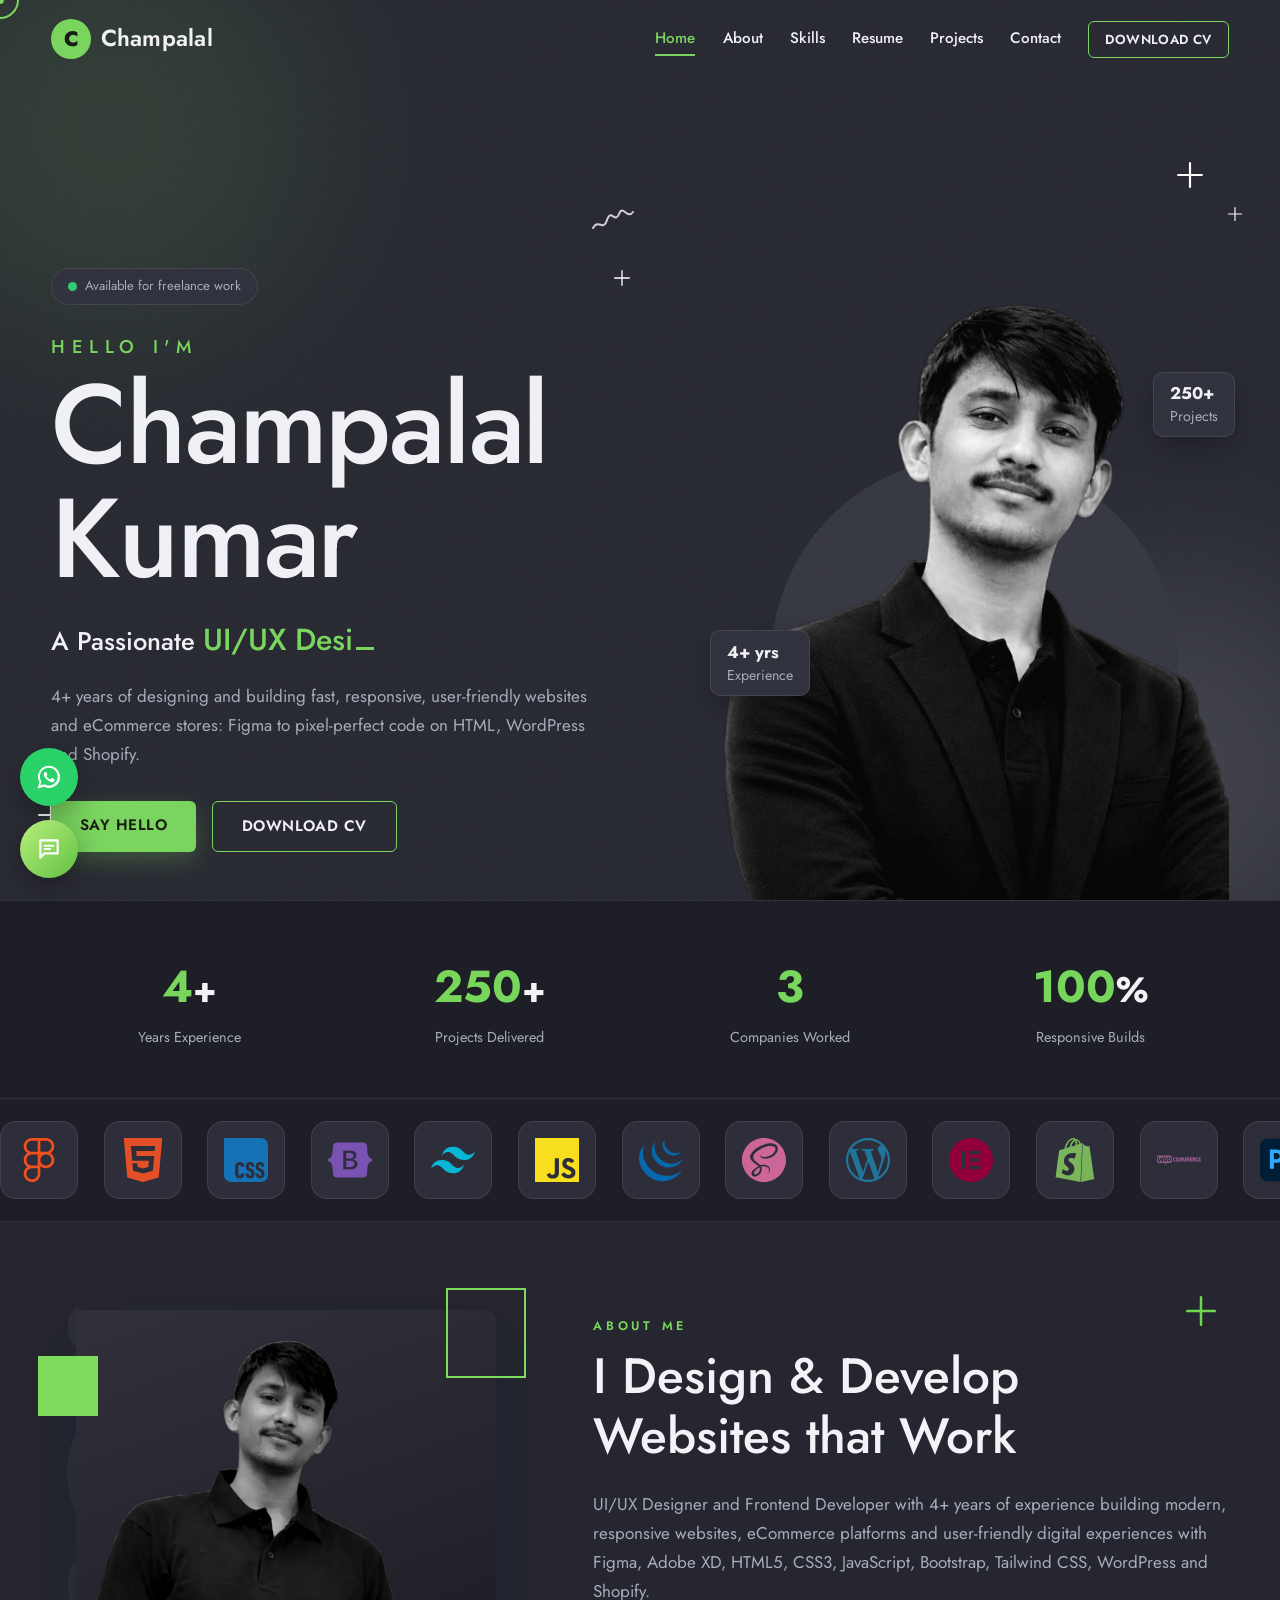
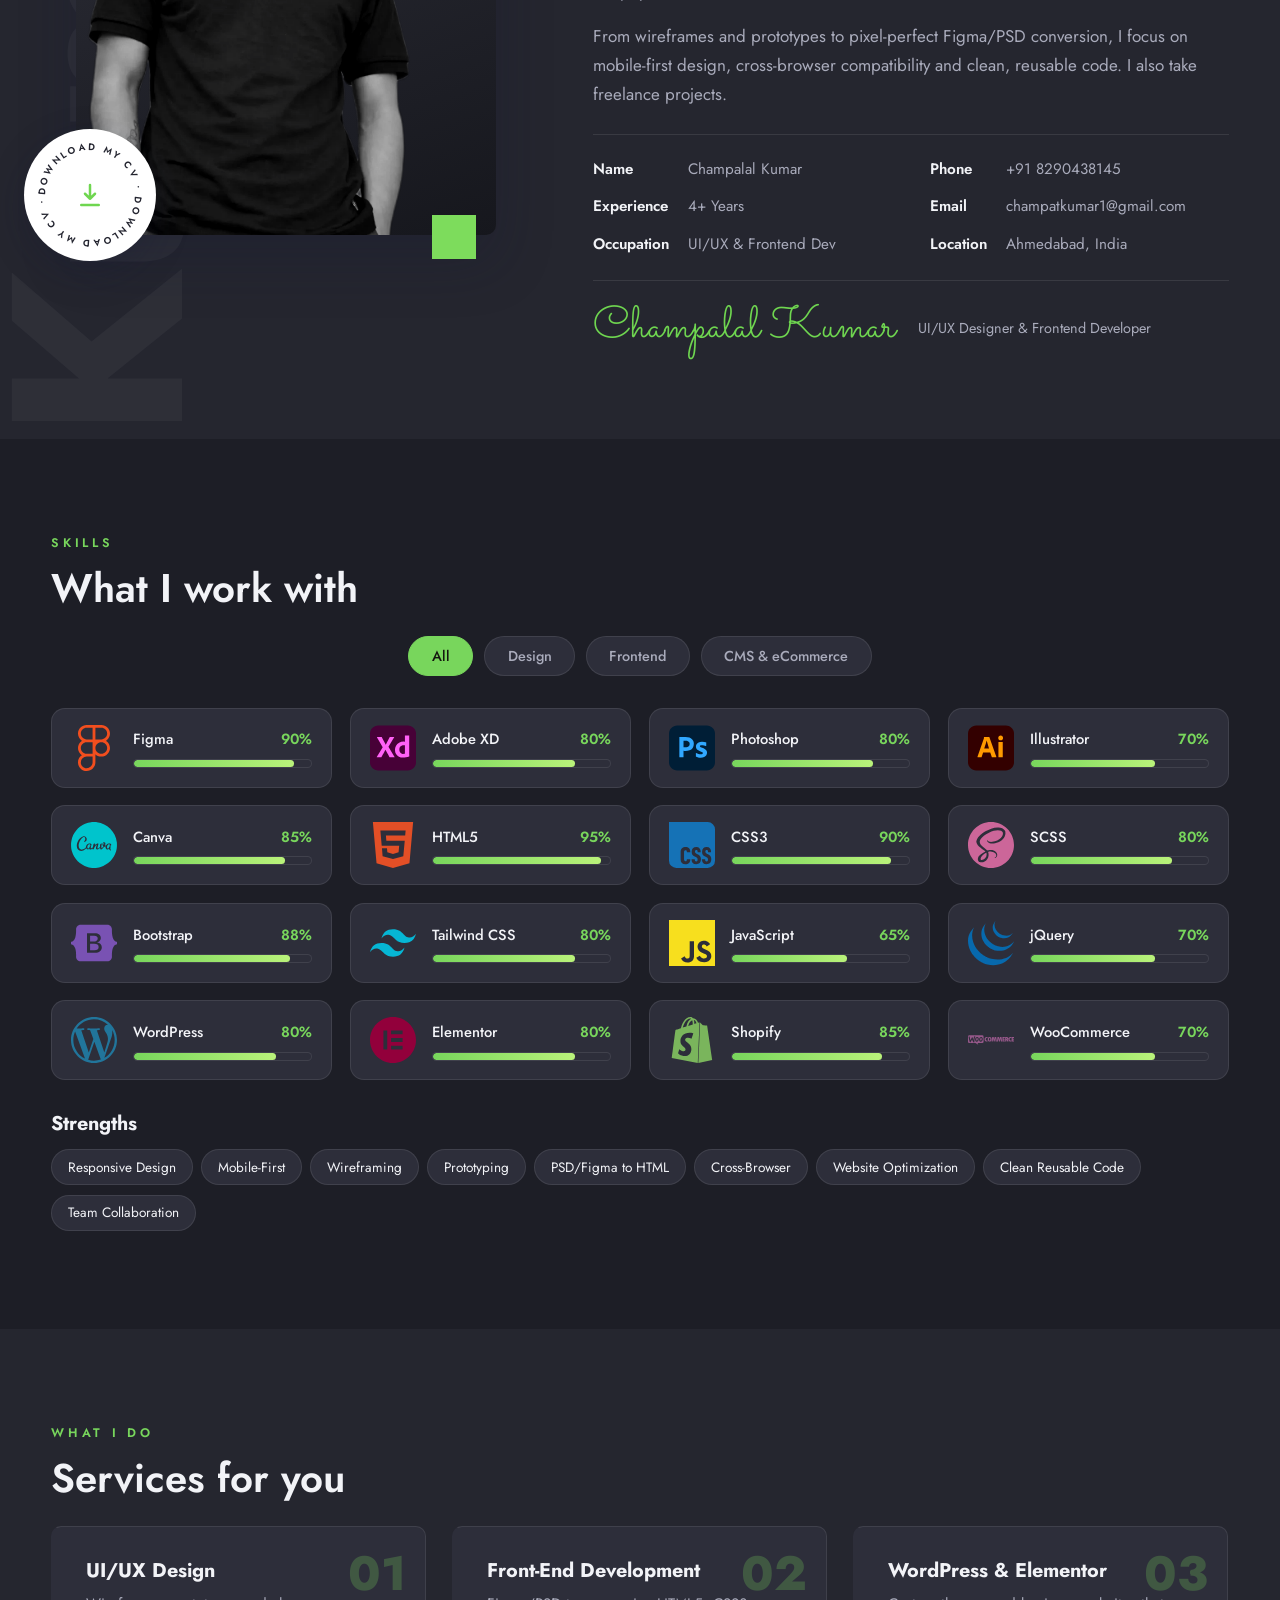
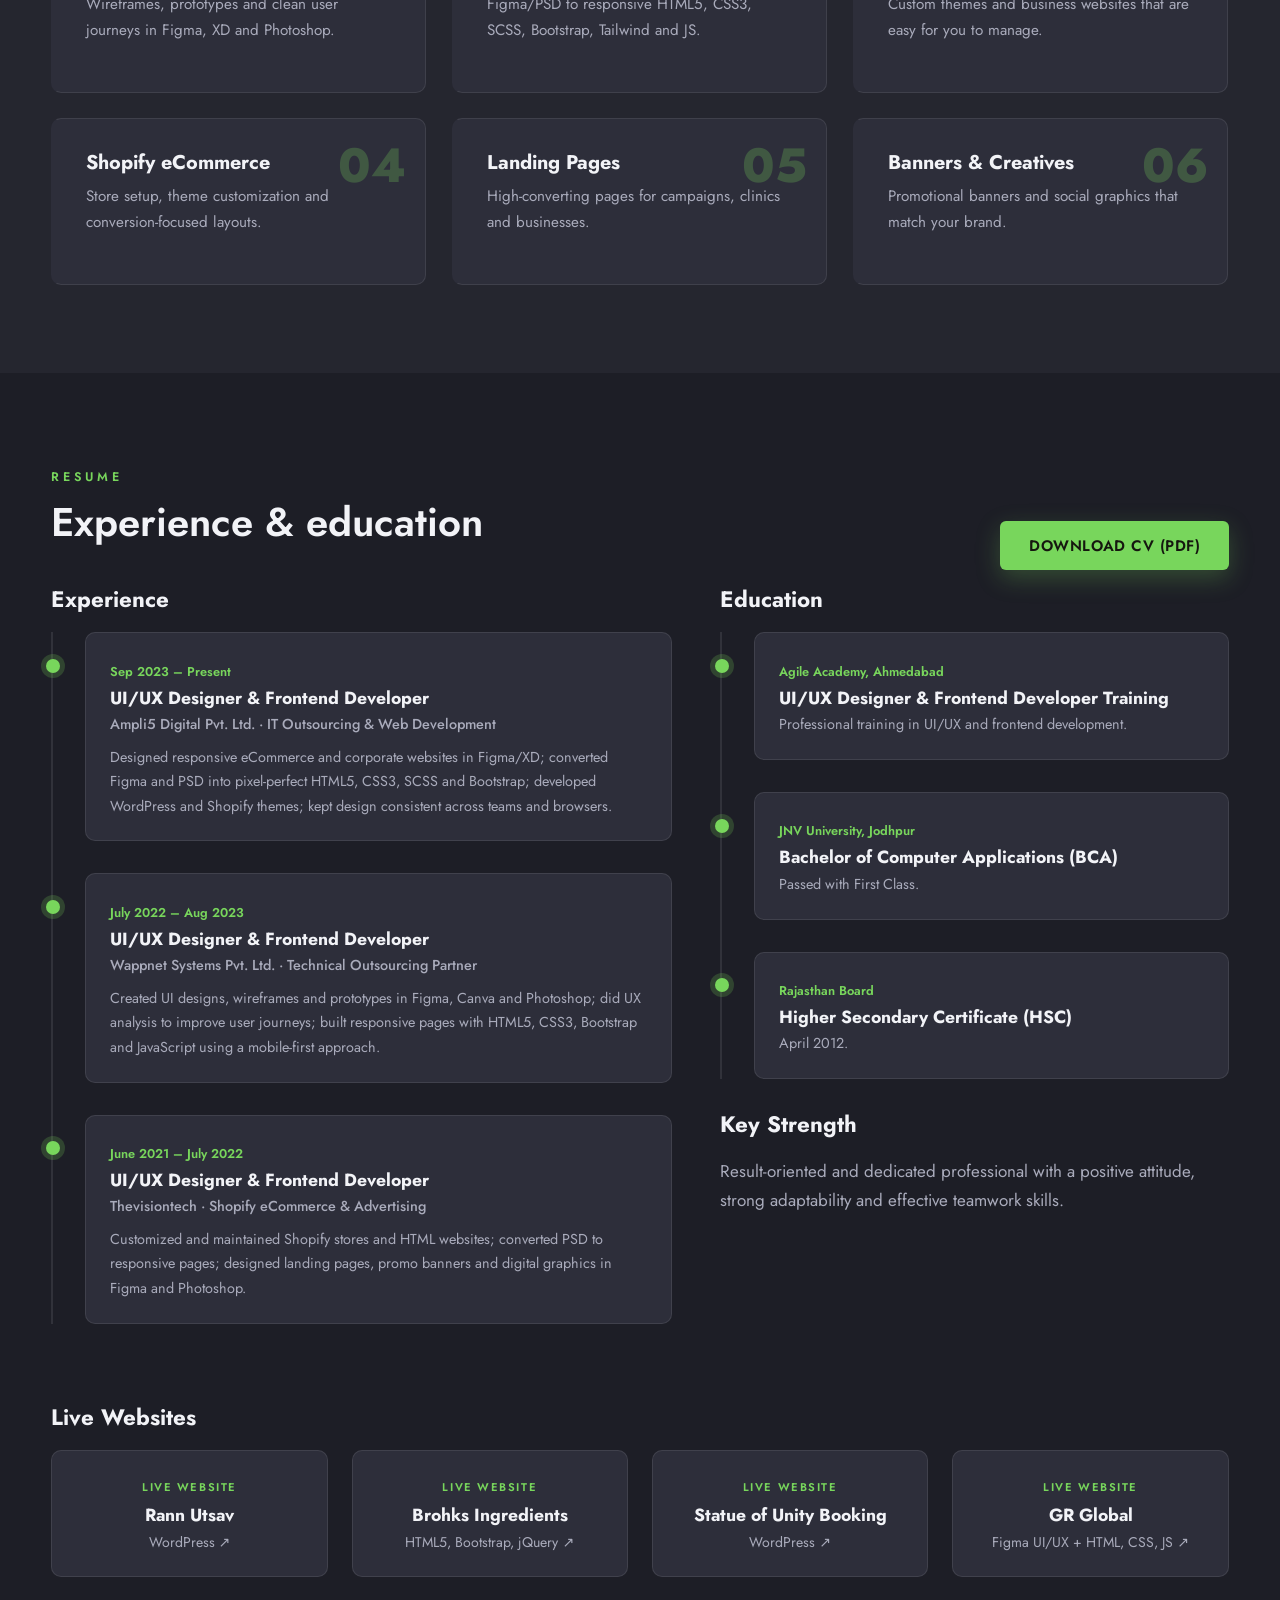
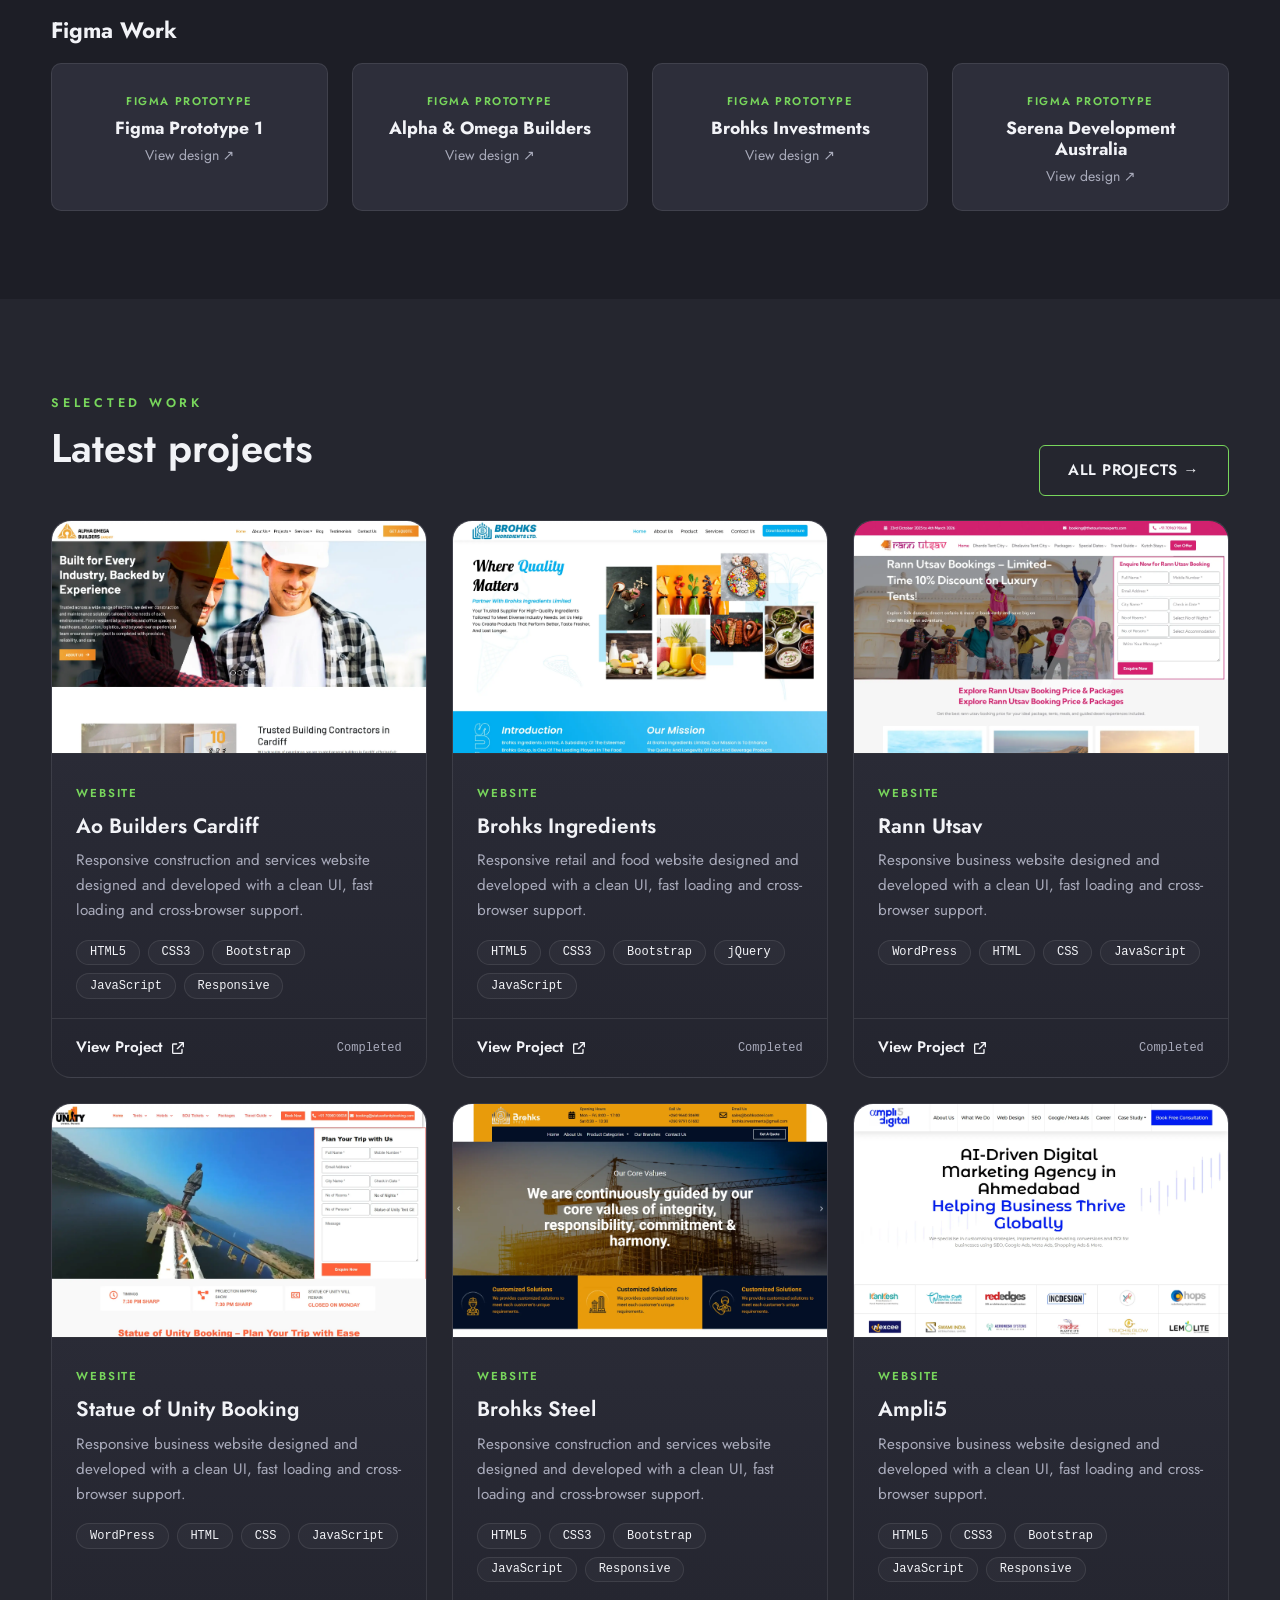
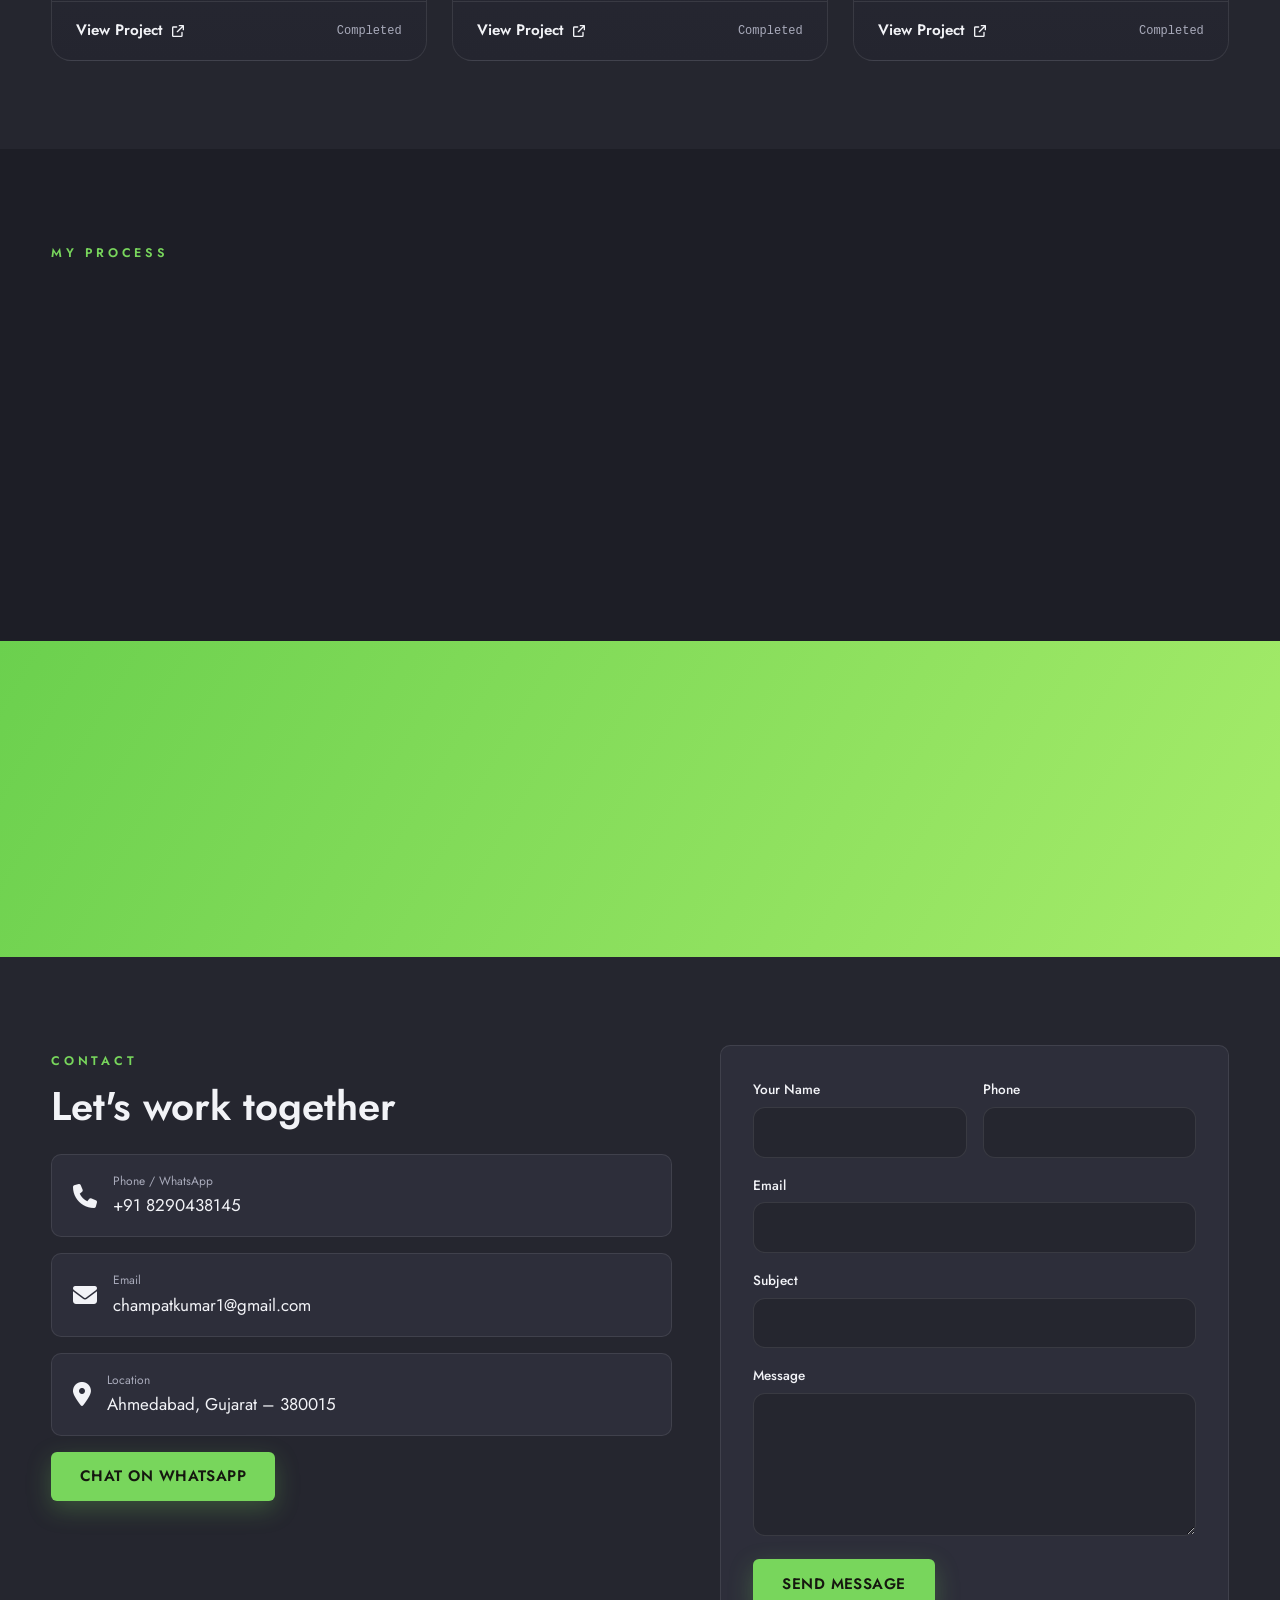
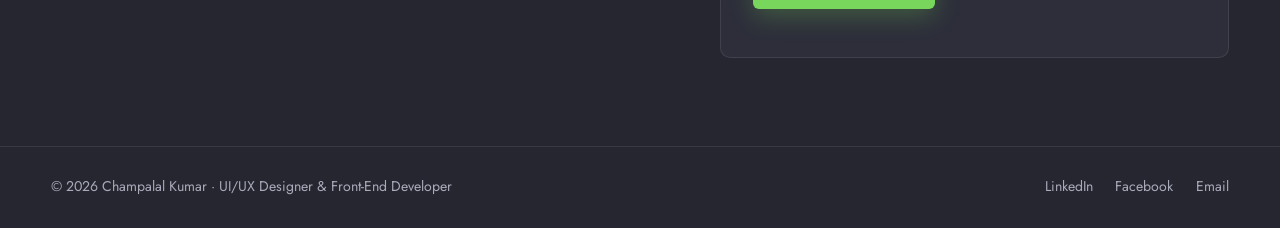
<file: index.html>
<!doctype html>
<html lang="en">

<head>
    <meta charset="utf-8">
    <meta name="viewport" content="width=device-width,initial-scale=1">
    <title>UI/UX Designer & Frontend Developer | Champalal Kumar</title>
    <meta name="description" content="Champalal Kumar - UI/UX Designer, Front-End Developer & Freelancer">
    <link rel="icon" href="images/favicon.svg">
    <link rel="preconnect" href="https://fonts.googleapis.com">
    <link rel="preconnect" href="https://fonts.gstatic.com" crossorigin>
    <link rel="stylesheet" href="https://cdnjs.cloudflare.com/ajax/libs/font-awesome/6.5.2/css/all.min.css">
    <link href="https://fonts.googleapis.com/css2?family=Jost:wght@300;400;500;600;700;800&family=Sacramento&display=swap"
        rel="stylesheet">
    <link rel="stylesheet" href="css/style.css">
</head>

<body>
    <div id="loader">
        <div class="ld"><span>C</span><i></i></div>
    </div>
    <div id="cur-dot"></div>
    <div id="cur-ring"></div>
    <div id="progress"></div>
    <header id="nav">
        <a class="brand" href="index.html"><em class="lg">C</em>Champalal</a>
        <nav id="menu">
            <a href="index.html#home">Home</a>
            <a href="index.html#about">About</a>
            <a href="index.html#skills">Skills</a>
            <a href="index.html#resume">Resume</a>
            <a href="projects.html">Projects</a>
            <a href="index.html#contact">Contact</a>
            <a class="btn small ghost cv"
               href="https://raw.githubusercontent.com/champatkumar1-dev/Champal_UI_Developer_Portfolio/main/images/cv.pdf"
               download="Champalal_Kumar_CV.pdf">
               DOWNLOAD CV
            </a>
        </nav>
            <button id="burger" aria-label="Menu"><span></span><span></span><span></span></button>
    </header>
    <section class="hero" id="home">
        <div class="blob b1"></div>
        <div class="blob b2"></div><svg class="spk s1" viewBox="0 0 24 24">
            <path d="M12 1v22M1 12h22" stroke="#fff" stroke-width="2" stroke-linecap="round" />
        </svg><svg class="spk s2" viewBox="0 0 24 24">
            <path d="M12 1v22M1 12h22" stroke="#fff" stroke-width="2" stroke-linecap="round" />
        </svg><svg class="spk s3" viewBox="0 0 24 24">
            <path d="M12 1v22M1 12h22" stroke="#fff" stroke-width="2" stroke-linecap="round" />
        </svg><svg class="spk s4" viewBox="0 0 24 24">
            <path d="M12 1v22M1 12h22" stroke="#fff" stroke-width="2" stroke-linecap="round" />
        </svg><svg class="sq" viewBox="0 0 60 40" fill="none" stroke="#fff" stroke-width="2" stroke-linecap="round">
            <path d="M4 30c6-10 10 4 14-8s8 4 12-6 8 6 14-2" />
        </svg>
        <div class="wrap grid2">
            <div class="reveal"><span class="pill"><i></i> Available for freelance work</span><span class="hello">HELLO
                    I'M</span>
                <h1 class="big"><span class="split">Champalal</span><br><span class="split">Kumar</span></h1>
                <p class="typed">A Passionate <b id="typed"></b><span class="caret"></span></p>
                <p class="lead">4+ years of designing and building fast, responsive, user-friendly websites and
                    eCommerce stores: Figma to pixel-perfect code on HTML, WordPress and Shopify.</p>
                <div class="cta"><a class="btn" href="#contact">SAY HELLO</a>
                    <a class="btn ghost"
                       href="https://raw.githubusercontent.com/champatkumar1-dev/Champal_UI_Developer_Portfolio/main/images/cv.pdf"
                       download="Champalal_Kumar_CV.pdf">
                       DOWNLOAD CV
                    </a>
                </div>
            </div>
            <div class="photo cut reveal d2">
                <div class="disc"></div><img src="images/me-hero.webp" alt="Champalal Kumar">
                <div class="chip c1">4+ yrs<br><small>Experience</small></div>
                <div class="chip c2">250+<br><small>Projects</small></div>
            </div>
        </div>
    </section>
    <section class="stats">
        <div class="wrap grid4">
            <div class="reveal"><b data-count="4">0</b>+<p>Years Experience</p>
            </div>
            <div class="reveal d1"><b data-count="250">0</b>+<p>Projects Delivered</p>
            </div>
            <div class="reveal d2"><b data-count="3">0</b>
                <p>Companies Worked</p>
            </div>
            <div class="reveal d3"><b data-count="100">0</b>%<p>Responsive Builds</p>
            </div>
        </div>
    </section>
    <div class="marq">
        <div class="mt"><span class="lgo" title="Figma"><img src="images/logos/figma.svg" alt="Figma"
                    loading="lazy"></span><span class="lgo" title="HTML5"><img src="images/logos/html5.svg" alt="HTML5"
                    loading="lazy"></span><span class="lgo" title="CSS3"><img src="images/logos/css.svg" alt="CSS3"
                    loading="lazy"></span><span class="lgo" title="Bootstrap"><img src="images/logos/bootstrap.svg"
                    alt="Bootstrap" loading="lazy"></span><span class="lgo" title="Tailwind CSS"><img
                    src="images/logos/tailwindcss.svg" alt="Tailwind CSS" loading="lazy"></span><span class="lgo"
                title="JavaScript"><img src="images/logos/javascript.svg" alt="JavaScript" loading="lazy"></span><span
                class="lgo" title="jQuery"><img src="images/logos/jquery.svg" alt="jQuery" loading="lazy"></span><span
                class="lgo" title="SCSS"><img src="images/logos/sass.svg" alt="SCSS" loading="lazy"></span><span
                class="lgo" title="WordPress"><img src="images/logos/wordpress.svg" alt="WordPress"
                    loading="lazy"></span><span class="lgo" title="Elementor"><img src="images/logos/elementor.svg"
                    alt="Elementor" loading="lazy"></span><span class="lgo" title="Shopify"><img
                    src="images/logos/shopify.svg" alt="Shopify" loading="lazy"></span><span class="lgo"
                title="WooCommerce"><img src="images/logos/woocommerce.svg" alt="WooCommerce"
                    loading="lazy"></span><span class="lgo" title="Photoshop"><img src="images/logos/photoshop.svg"
                    alt="Photoshop" loading="lazy"></span><span class="lgo" title="Illustrator"><img
                    src="images/logos/illustrator.svg" alt="Illustrator" loading="lazy"></span><span class="lgo"
                title="Adobe XD"><img src="images/logos/xd.svg" alt="Adobe XD" loading="lazy"></span><span class="lgo"
                title="Canva"><img src="images/logos/canva.svg" alt="Canva" loading="lazy"></span><span class="lgo"
                title="Figma"><img src="images/logos/figma.svg" alt="Figma" loading="lazy"></span><span class="lgo"
                title="HTML5"><img src="images/logos/html5.svg" alt="HTML5" loading="lazy"></span><span class="lgo"
                title="CSS3"><img src="images/logos/css.svg" alt="CSS3" loading="lazy"></span><span class="lgo"
                title="Bootstrap"><img src="images/logos/bootstrap.svg" alt="Bootstrap" loading="lazy"></span><span
                class="lgo" title="Tailwind CSS"><img src="images/logos/tailwindcss.svg" alt="Tailwind CSS"
                    loading="lazy"></span><span class="lgo" title="JavaScript"><img src="images/logos/javascript.svg"
                    alt="JavaScript" loading="lazy"></span><span class="lgo" title="jQuery"><img
                    src="images/logos/jquery.svg" alt="jQuery" loading="lazy"></span><span class="lgo" title="SCSS"><img
                    src="images/logos/sass.svg" alt="SCSS" loading="lazy"></span><span class="lgo"
                title="WordPress"><img src="images/logos/wordpress.svg" alt="WordPress" loading="lazy"></span><span
                class="lgo" title="Elementor"><img src="images/logos/elementor.svg" alt="Elementor"
                    loading="lazy"></span><span class="lgo" title="Shopify"><img src="images/logos/shopify.svg"
                    alt="Shopify" loading="lazy"></span><span class="lgo" title="WooCommerce"><img
                    src="images/logos/woocommerce.svg" alt="WooCommerce" loading="lazy"></span><span class="lgo"
                title="Photoshop"><img src="images/logos/photoshop.svg" alt="Photoshop" loading="lazy"></span><span
                class="lgo" title="Illustrator"><img src="images/logos/illustrator.svg" alt="Illustrator"
                    loading="lazy"></span><span class="lgo" title="Adobe XD"><img src="images/logos/xd.svg"
                    alt="Adobe XD" loading="lazy"></span><span class="lgo" title="Canva"><img
                    src="images/logos/canva.svg" alt="Canva" loading="lazy"></span></div>
    </div>
    <section class="sec light" id="about">
        <div class="bgtxt" aria-hidden="true">Kumar</div><svg class="spk sg" viewBox="0 0 24 24">
            <path d="M12 1v22M1 12h22" stroke="#6fd650" stroke-width="2" stroke-linecap="round" />
        </svg>
        <div class="wrap grid2 top aboutg">
            <div class="reveal">
                <div class="acard"><i class="q1"></i><i class="q2"></i><i class="q3"></i>
                    <div class="aimg"><img src="images/me-about.webp" alt="Champalal Kumar" loading="lazy"></div>
                    <a class="cvbadge"
   href="./images/Champalal_Kumar_UIUX%20Designer%20and%20Frontend%20Developer.pdf"
   download="Champalal_Kumar_CV.pdf"
   aria-label="Download my CV">

    <svg class="rt" viewBox="0 0 120 120">
        <defs>
            <path id="cp" d="M60,60 m-45,0 a45,45 0 1,1 90,0 a45,45 0 1,1 -90,0" />
        </defs>
        <text>
            <textPath href="#cp" textLength="278" lengthAdjust="spacing">
                DOWNLOAD MY CV • DOWNLOAD MY CV •
            </textPath>
        </text>
    </svg>

    <svg class="dl" viewBox="0 0 24 24" fill="none"
         stroke="currentColor" stroke-width="2"
         stroke-linecap="round" stroke-linejoin="round">
        <path d="M12 4v11m0 0l-4-4m4 4l4-4M5 20h14" />
    </svg>
</a>
                </div>
            </div>
            <div class="reveal d1"><span class="kicker">About Me</span>
                <h2>I Design & Develop Websites that Work</h2>
                <p>UI/UX Designer and Frontend Developer with 4+ years of experience building modern, responsive
                    websites, eCommerce platforms and user-friendly digital experiences with Figma, Adobe XD, HTML5,
                    CSS3, JavaScript, Bootstrap, Tailwind CSS, WordPress and Shopify.</p>
                <p>From wireframes and prototypes to pixel-perfect Figma/PSD conversion, I focus on mobile-first design,
                    cross-browser compatibility and clean, reusable code. I also take freelance projects.</p>
                <dl class="dinfo">
                    <dt>Name</dt>
                    <dd>Champalal Kumar</dd>
                    <dt>Phone</dt>
                    <dd>+91 8290438145</dd>
                    <dt>Experience</dt>
                    <dd>4+ Years</dd>
                    <dt>Email</dt>
                    <dd>champatkumar1@gmail.com</dd>
                    <dt>Occupation</dt>
                    <dd>UI/UX &amp; Frontend Dev</dd>
                    <dt>Location</dt>
                    <dd>Ahmedabad, India</dd>
                </dl>
                <div class="sign"><span>Champalal Kumar</span>
                    <p><!--<b>CHAMPALAL KUMAR</b> -->UI/UX Designer &amp; Frontend Developer</p>
                </div>
            </div>
        </div>
    </section>
    <section class="sec alt" id="skills">
        <div class="wrap"><span class="kicker">Skills</span>
            <h2 class="reveal">What I work with</h2>
            <div class="stabs reveal"><button data-s="all" class=active>All</button><button
                    data-s="design">Design</button><button data-s="frontend">Frontend</button><button data-s="cms">CMS &
                    eCommerce</button></div>
            <div class="skgrid">
                <div class="skc reveal" data-g="design"><img src="images/logos/figma.svg" alt="Figma" loading="lazy">
                    <div>
                        <div class="skn"><span>Figma</span><b>90%</b></div>
                        <div class="track"><i data-w="90"></i></div>
                    </div>
                </div>
                <div class="skc reveal" data-g="design"><img src="images/logos/xd.svg" alt="Adobe XD" loading="lazy">
                    <div>
                        <div class="skn"><span>Adobe XD</span><b>80%</b></div>
                        <div class="track"><i data-w="80"></i></div>
                    </div>
                </div>
                <div class="skc reveal" data-g="design"><img src="images/logos/photoshop.svg" alt="Photoshop"
                        loading="lazy">
                    <div>
                        <div class="skn"><span>Photoshop</span><b>80%</b></div>
                        <div class="track"><i data-w="80"></i></div>
                    </div>
                </div>
                <div class="skc reveal" data-g="design"><img src="images/logos/illustrator.svg" alt="Illustrator"
                        loading="lazy">
                    <div>
                        <div class="skn"><span>Illustrator</span><b>70%</b></div>
                        <div class="track"><i data-w="70"></i></div>
                    </div>
                </div>
                <div class="skc reveal" data-g="design"><img src="images/logos/canva.svg" alt="Canva" loading="lazy">
                    <div>
                        <div class="skn"><span>Canva</span><b>85%</b></div>
                        <div class="track"><i data-w="85"></i></div>
                    </div>
                </div>
                <div class="skc reveal" data-g="frontend"><img src="images/logos/html5.svg" alt="HTML5" loading="lazy">
                    <div>
                        <div class="skn"><span>HTML5</span><b>95%</b></div>
                        <div class="track"><i data-w="95"></i></div>
                    </div>
                </div>
                <div class="skc reveal" data-g="frontend"><img src="images/logos/css.svg" alt="CSS3" loading="lazy">
                    <div>
                        <div class="skn"><span>CSS3</span><b>90%</b></div>
                        <div class="track"><i data-w="90"></i></div>
                    </div>
                </div>
                <div class="skc reveal" data-g="frontend"><img src="images/logos/sass.svg" alt="SCSS" loading="lazy">
                    <div>
                        <div class="skn"><span>SCSS</span><b>80%</b></div>
                        <div class="track"><i data-w="80"></i></div>
                    </div>
                </div>
                <div class="skc reveal" data-g="frontend"><img src="images/logos/bootstrap.svg" alt="Bootstrap"
                        loading="lazy">
                    <div>
                        <div class="skn"><span>Bootstrap</span><b>88%</b></div>
                        <div class="track"><i data-w="88"></i></div>
                    </div>
                </div>
                <div class="skc reveal" data-g="frontend"><img src="images/logos/tailwindcss.svg" alt="Tailwind CSS"
                        loading="lazy">
                    <div>
                        <div class="skn"><span>Tailwind CSS</span><b>80%</b></div>
                        <div class="track"><i data-w="80"></i></div>
                    </div>
                </div>
                <div class="skc reveal" data-g="frontend"><img src="images/logos/javascript.svg" alt="JavaScript"
                        loading="lazy">
                    <div>
                        <div class="skn"><span>JavaScript</span><b>65%</b></div>
                        <div class="track"><i data-w="65"></i></div>
                    </div>
                </div>
                <div class="skc reveal" data-g="frontend"><img src="images/logos/jquery.svg" alt="jQuery"
                        loading="lazy">
                    <div>
                        <div class="skn"><span>jQuery</span><b>70%</b></div>
                        <div class="track"><i data-w="70"></i></div>
                    </div>
                </div>
                <div class="skc reveal" data-g="cms"><img src="images/logos/wordpress.svg" alt="WordPress"
                        loading="lazy">
                    <div>
                        <div class="skn"><span>WordPress</span><b>80%</b></div>
                        <div class="track"><i data-w="80"></i></div>
                    </div>
                </div>
                <div class="skc reveal" data-g="cms"><img src="images/logos/elementor.svg" alt="Elementor"
                        loading="lazy">
                    <div>
                        <div class="skn"><span>Elementor</span><b>80%</b></div>
                        <div class="track"><i data-w="80"></i></div>
                    </div>
                </div>
                <div class="skc reveal" data-g="cms"><img src="images/logos/shopify.svg" alt="Shopify" loading="lazy">
                    <div>
                        <div class="skn"><span>Shopify</span><b>85%</b></div>
                        <div class="track"><i data-w="85"></i></div>
                    </div>
                </div>
                <div class="skc reveal" data-g="cms"><img src="images/logos/woocommerce.svg" alt="WooCommerce"
                        loading="lazy">
                    <div>
                        <div class="skn"><span>WooCommerce</span><b>70%</b></div>
                        <div class="track"><i data-w="70"></i></div>
                    </div>
                </div>
            </div>
            <div class="tags reveal">
                <h3>Strengths</h3><span>Responsive
                    Design</span><span>Mobile-First</span><span>Wireframing</span><span>Prototyping</span><span>PSD/Figma
                    to HTML</span><span>Cross-Browser</span><span>Website Optimization</span><span>Clean Reusable
                    Code</span><span>Team Collaboration</span>
            </div>
        </div>
    </section>
    </section>
    <section class="sec">
        <div class="wrap"><span class="kicker">What I Do</span>
            <h2 class="reveal">Services for you</h2>
            <div class="grid3">
                <div class="svc reveal d0"><em>01</em>
                    <h3>UI/UX Design</h3>
                    <p>Wireframes, prototypes and clean user journeys in Figma, XD and Photoshop.</p>
                </div>
                <div class="svc reveal d1"><em>02</em>
                    <h3>Front-End Development</h3>
                    <p>Figma/PSD to responsive HTML5, CSS3, SCSS, Bootstrap, Tailwind and JS.</p>
                </div>
                <div class="svc reveal d2"><em>03</em>
                    <h3>WordPress & Elementor</h3>
                    <p>Custom themes and business websites that are easy for you to manage.</p>
                </div>
                <div class="svc reveal d0"><em>04</em>
                    <h3>Shopify eCommerce</h3>
                    <p>Store setup, theme customization and conversion-focused layouts.</p>
                </div>
                <div class="svc reveal d1"><em>05</em>
                    <h3>Landing Pages</h3>
                    <p>High-converting pages for campaigns, clinics and businesses.</p>
                </div>
                <div class="svc reveal d2"><em>06</em>
                    <h3>Banners & Creatives</h3>
                    <p>Promotional banners and social graphics that match your brand.</p>
                </div>
            </div>
        </div>
    </section>
    <section class="sec alt" id="resume">
        <div class="wrap">
            <div class="row-h">
                <div><span class="kicker">Resume</span>
                    <h2 class="reveal">Experience & education</h2>
                </div><a class="btn" href="Champalal_Kumar_UIUX_Designer_and_Frontend_Developer.pdf" download>Download
                    CV (PDF)</a>
            </div>
            <div class="grid2 top">
                <div>
                    <h3 class="sh reveal">Experience</h3>
                    <div class="timeline">
                        <div class="tl reveal"><span>Sep 2023 – Present</span>
                            <h3>UI/UX Designer & Frontend Developer</h3>
                            <h4>Ampli5 Digital Pvt. Ltd. · IT Outsourcing & Web Development</h4>
                            <p>Designed responsive eCommerce and corporate websites in Figma/XD; converted Figma and PSD
                                into pixel-perfect HTML5, CSS3, SCSS and Bootstrap; developed WordPress and Shopify
                                themes; kept design consistent across teams and browsers.</p>
                        </div>
                        <div class="tl reveal"><span>July 2022 – Aug 2023</span>
                            <h3>UI/UX Designer & Frontend Developer</h3>
                            <h4>Wappnet Systems Pvt. Ltd. · Technical Outsourcing Partner</h4>
                            <p>Created UI designs, wireframes and prototypes in Figma, Canva and Photoshop; did UX
                                analysis to improve user journeys; built responsive pages with HTML5, CSS3, Bootstrap
                                and JavaScript using a mobile-first approach.</p>
                        </div>
                        <div class="tl reveal"><span>June 2021 – July 2022</span>
                            <h3>UI/UX Designer & Frontend Developer</h3>
                            <h4>Thevisiontech · Shopify eCommerce & Advertising</h4>
                            <p>Customized and maintained Shopify stores and HTML websites; converted PSD to responsive
                                pages; designed landing pages, promo banners and digital graphics in Figma and
                                Photoshop.</p>
                        </div>
                    </div>
                </div>
                <div>
                    <h3 class="sh reveal">Education</h3>
                    <div class="timeline">
                        <div class="tl reveal"><span>Agile Academy, Ahmedabad</span>
                            <h3>UI/UX Designer & Frontend Developer Training</h3>
                            <p>Professional training in UI/UX and frontend development.</p>
                        </div>
                        <div class="tl reveal"><span>JNV University, Jodhpur</span>
                            <h3>Bachelor of Computer Applications (BCA)</h3>
                            <p>Passed with First Class.</p>
                        </div>
                        <div class="tl reveal"><span>Rajasthan Board</span>
                            <h3>Higher Secondary Certificate (HSC)</h3>
                            <p>April 2012.</p>
                        </div>
                    </div>
                    <h3 class="sh reveal" style="margin-top:2rem">Key Strength</h3>
                    <p class="reveal">Result-oriented and dedicated professional with a positive attitude, strong
                        adaptability and effective teamwork skills.</p>
                </div>
            </div>
            <h3 class="sh reveal" style="margin-top:3rem">Live Websites</h3>
            <div class="grid4 lives"><a class="live reveal d0" href="https://www.rannutsav.in/" target="_blank"
                    rel="noopener"><span>Live Website</span>
                    <h3>Rann Utsav</h3>
                    <p>WordPress ↗</p>
                </a><a class="live reveal d1" href="https://brohks-ingredients.com/" target="_blank"
                    rel="noopener"><span>Live Website</span>
                    <h3>Brohks Ingredients</h3>
                    <p>HTML5, Bootstrap, jQuery ↗</p>
                </a><a class="live reveal d2" href="https://www.statueofunitybooking.com/" target="_blank"
                    rel="noopener"><span>Live Website</span>
                    <h3>Statue of Unity Booking</h3>
                    <p>WordPress ↗</p>
                </a><a class="live reveal d0" href="https://grglobal.co.in/" target="_blank" rel="noopener"><span>Live
                        Website</span>
                    <h3>GR Global</h3>
                    <p>Figma UI/UX + HTML, CSS, JS ↗</p>
                </a></div>
            <h3 class="sh reveal" style="margin-top:2.5rem">Figma Work</h3>
            <div class="grid4 lives"><a class="live reveal d0"
                    href="https://www.figma.com/proto/jzwBtdjIbGLHiq2HhcL6DL/Untitled?node-id=164-612&t=qAJo6vEO34PH6sAC-0&scaling=scale-down-width&content-scaling=fixed&page-id=0%3A1&starting-point-node-id=164%3A612"
                    target="_blank" rel="noopener"><span>Figma Prototype</span>
                    <h3>Figma Prototype 1</h3>
                    <p>View design ↗</p>
                </a><a class="live reveal d1"
                    href="https://www.figma.com/proto/vMpnm9noqz1UoS8YcNTsqs/ALPHA---OMEGA-BUILDERS?node-id=360-1758&t=yBSGNd8EaetUhtud-0&scaling=scale-down-width&content-scaling=fixed&page-id=0%3A1&starting-point-node-id=254%3A77"
                    target="_blank" rel="noopener"><span>Figma Prototype</span>
                    <h3>Alpha & Omega Builders</h3>
                    <p>View design ↗</p>
                </a><a class="live reveal d2"
                    href="https://www.figma.com/proto/LNQBQfY6sbVeAbobZZiRMO/Brohks-Investments-Limited?node-id=164-252&t=AtEd708zKlZlPGKm-0&scaling=scale-down-width&content-scaling=fixed&page-id=0%3A1"
                    target="_blank" rel="noopener"><span>Figma Prototype</span>
                    <h3>Brohks Investments</h3>
                    <p>View design ↗</p>
                </a><a class="live reveal d0"
                    href="https://www.figma.com/proto/q8cqLiYwHnibdoDpV2iCuf/Serena-Development-Australia?node-id=280-14&t=89EIsg8B2sI5gOA6-0&scaling=scale-down-width&content-scaling=fixed&page-id=0%3A1"
                    target="_blank" rel="noopener"><span>Figma Prototype</span>
                    <h3>Serena Development Australia</h3>
                    <p>View design ↗</p>
                </a></div>
        </div>
    </section>
    <section class="sec" id="work">
        <div class="wrap">
            <div class="row-h">
                <div><span class="kicker">Selected Work</span>
                    <h2 class="reveal">Latest projects</h2>
                </div><a class="btn ghost" href="projects.html">All Projects →</a>
            </div>
            <div class="grid3 cards">
                <article class="pcard reveal" data-cat="web"><a class="pthumb"
                        href="https://www.aobuilderscardiff.co.uk/" target="_blank" rel="noopener"><img loading="lazy"
                            src="images/Ao-Builders-Cardiff.webp" alt="Ao Builders Cardiff"></a>
                    <div class="pbody"><span class="ptype">Website</span>
                        <h3>Ao Builders Cardiff</h3>
                        <p>Responsive construction and services website designed and developed with a clean UI, fast
                            loading and cross-browser support.</p>
                        <div class="ptags">
                            <span>HTML5</span><span>CSS3</span><span>Bootstrap</span><span>JavaScript</span><span>Responsive</span>
                        </div>
                    </div>
                    <div class="pfoot"><a href="https://www.aobuilderscardiff.co.uk/" target="_blank"
                            rel="noopener">View Project <svg viewBox="0 0 24 24" width="16" height="16" fill="none"
                                stroke="currentColor" stroke-width="2" stroke-linecap="round" stroke-linejoin="round">
                                <path d="M14 4h6v6M20 4l-9 9M18 14v5a1 1 0 0 1-1 1H5a1 1 0 0 1-1-1V7a1 1 0 0 1 1-1h5" />
                            </svg></a><em>Completed</em></div>
                </article>
                <article class="pcard reveal" data-cat="web"><a class="pthumb" href="https://brohks-ingredients.com/"
                        target="_blank" rel="noopener"><img loading="lazy"
                            src="images/Brohks-Investments-Limited-bg.webp" alt="Brohks Ingredients"></a>
                    <div class="pbody"><span class="ptype">Website</span>
                        <h3>Brohks Ingredients</h3>
                        <p>Responsive retail and food website designed and developed with a clean UI, fast loading and
                            cross-browser support.</p>
                        <div class="ptags">
                            <span>HTML5</span><span>CSS3</span><span>Bootstrap</span><span>jQuery</span><span>JavaScript</span>
                        </div>
                    </div>
                    <div class="pfoot"><a href="https://brohks-ingredients.com/" target="_blank" rel="noopener">View
                            Project <svg viewBox="0 0 24 24" width="16" height="16" fill="none" stroke="currentColor"
                                stroke-width="2" stroke-linecap="round" stroke-linejoin="round">
                                <path d="M14 4h6v6M20 4l-9 9M18 14v5a1 1 0 0 1-1 1H5a1 1 0 0 1-1-1V7a1 1 0 0 1 1-1h5" />
                            </svg></a><em>Completed</em></div>
                </article>
                <article class="pcard reveal" data-cat="web"><a class="pthumb" href="https://www.rannutsav.in/"
                        target="_blank" rel="noopener"><img loading="lazy" src="images/rannutsav.webp"
                            alt="Rann Utsav"></a>
                    <div class="pbody"><span class="ptype">Website</span>
                        <h3>Rann Utsav</h3>
                        <p>Responsive business website designed and developed with a clean UI, fast loading and
                            cross-browser support.</p>
                        <div class="ptags">
                            <span>WordPress</span><span>HTML</span><span>CSS</span><span>JavaScript</span>
                        </div>
                    </div>
                    <div class="pfoot"><a href="https://www.rannutsav.in/" target="_blank" rel="noopener">View Project
                            <svg viewBox="0 0 24 24" width="16" height="16" fill="none" stroke="currentColor"
                                stroke-width="2" stroke-linecap="round" stroke-linejoin="round">
                                <path d="M14 4h6v6M20 4l-9 9M18 14v5a1 1 0 0 1-1 1H5a1 1 0 0 1-1-1V7a1 1 0 0 1 1-1h5" />
                            </svg></a><em>Completed</em></div>
                </article>
                <article class="pcard reveal" data-cat="web"><a class="pthumb"
                        href="https://www.statueofunitybooking.com/" target="_blank" rel="noopener"><img loading="lazy"
                            src="images/statueofunitybooking.webp" alt="Statue of Unity Booking"></a>
                    <div class="pbody"><span class="ptype">Website</span>
                        <h3>Statue of Unity Booking</h3>
                        <p>Responsive business website designed and developed with a clean UI, fast loading and
                            cross-browser support.</p>
                        <div class="ptags">
                            <span>WordPress</span><span>HTML</span><span>CSS</span><span>JavaScript</span>
                        </div>
                    </div>
                    <div class="pfoot"><a href="https://www.statueofunitybooking.com/" target="_blank"
                            rel="noopener">View Project <svg viewBox="0 0 24 24" width="16" height="16" fill="none"
                                stroke="currentColor" stroke-width="2" stroke-linecap="round" stroke-linejoin="round">
                                <path d="M14 4h6v6M20 4l-9 9M18 14v5a1 1 0 0 1-1 1H5a1 1 0 0 1-1-1V7a1 1 0 0 1 1-1h5" />
                            </svg></a><em>Completed</em></div>
                </article>
                <article class="pcard reveal" data-cat="web"><a class="pthumb" href="https://brohkssteel.com/"
                        target="_blank" rel="noopener"><img loading="lazy" src="images/brohkssteel.webp"
                            alt="Brohks Steel"></a>
                    <div class="pbody"><span class="ptype">Website</span>
                        <h3>Brohks Steel</h3>
                        <p>Responsive construction and services website designed and developed with a clean UI, fast
                            loading and cross-browser support.</p>
                        <div class="ptags">
                            <span>HTML5</span><span>CSS3</span><span>Bootstrap</span><span>JavaScript</span><span>Responsive</span>
                        </div>
                    </div>
                    <div class="pfoot"><a href="https://brohkssteel.com/" target="_blank" rel="noopener">View Project
                            <svg viewBox="0 0 24 24" width="16" height="16" fill="none" stroke="currentColor"
                                stroke-width="2" stroke-linecap="round" stroke-linejoin="round">
                                <path d="M14 4h6v6M20 4l-9 9M18 14v5a1 1 0 0 1-1 1H5a1 1 0 0 1-1-1V7a1 1 0 0 1 1-1h5" />
                            </svg></a><em>Completed</em></div>
                </article>
                <article class="pcard reveal" data-cat="web"><a class="pthumb" href="https://www.ampli5.digital/"
                        target="_blank" rel="noopener"><img loading="lazy" src="images/ampli5.webp" alt="Ampli5"></a>
                    <div class="pbody"><span class="ptype">Website</span>
                        <h3>Ampli5</h3>
                        <p>Responsive business website designed and developed with a clean UI, fast loading and
                            cross-browser support.</p>
                        <div class="ptags">
                            <span>HTML5</span><span>CSS3</span><span>Bootstrap</span><span>JavaScript</span><span>Responsive</span>
                        </div>
                    </div>
                    <div class="pfoot"><a href="https://www.ampli5.digital/" target="_blank" rel="noopener">View Project
                            <svg viewBox="0 0 24 24" width="16" height="16" fill="none" stroke="currentColor"
                                stroke-width="2" stroke-linecap="round" stroke-linejoin="round">
                                <path d="M14 4h6v6M20 4l-9 9M18 14v5a1 1 0 0 1-1 1H5a1 1 0 0 1-1-1V7a1 1 0 0 1 1-1h5" />
                            </svg></a><em>Completed</em></div>
                </article>
            </div>
        </div>
    </section>
    <section class="sec alt">
        <div class="wrap"><span class="kicker">My Process</span>
            <h2 class="reveal">How I work</h2>
            <div class="grid4 steps">
                <div class="step reveal d0"><b>01</b>
                    <h3>Discover</h3>
                    <p>Understand your goals, audience and requirements.</p>
                </div>
                <div class="step reveal d1"><b>02</b>
                    <h3>Design</h3>
                    <p>Wireframes and polished UI in Figma, reviewed with you.</p>
                </div>
                <div class="step reveal d2"><b>03</b>
                    <h3>Develop</h3>
                    <p>Clean, responsive, fast code on HTML, WordPress or Shopify.</p>
                </div>
                <div class="step reveal d3"><b>04</b>
                    <h3>Deliver</h3>
                    <p>Testing, launch and support after go-live.</p>
                </div>
            </div>
        </div>
    </section>
    <section class="cta-band">
        <div class="wrap reveal">
            <h2>Have a project in mind?</h2>
            <p>I'm open to freelance projects. Let's build something great together.</p><a class="btn light"
                href="#contact">Get In Touch</a>
        </div>
    </section>
    <section class="sec" id="contact">
        <div class="wrap grid2 top">
            <div class="reveal"><span class="kicker">Contact</span>
                <h2>Let's work together</h2>
                <div class="ci"><i class="fa-solid fa-phone"></i>
                    <div><small>Phone / WhatsApp</small><a href="tel:+918290438145">+91 8290438145</a></div>
                </div>
                <div class="ci"> <i class="fa-solid fa-envelope"></i>
                    <div><small>Email</small><a href="mailto:champatkumar1@gmail.com">champatkumar1@gmail.com</a></div>
                </div>
                <div class="ci"><i class="fa-solid fa-location-dot"></i>
                    <div><small>Location</small>Ahmedabad, Gujarat – 380015</div>
                </div><a class="btn" target="_blank" rel="noopener" href="https://wa.me/918290438145">Chat on
                    WhatsApp</a>
            </div>
            <form id="cform" class="reveal d1">
                <div class="two"><label>Your Name<input name="name" required></label><label>Phone<input name="phone"
                            type="tel"></label></div><label>Email<input name="email" type="email"
                        required></label><label>Subject<input name="subject" required></label><label>Message<textarea
                        name="msg" rows="5" required></textarea></label><button class="btn" type="submit">Send
                    Message</button>
                <p id="fmsg"></p>
            </form>
        </div>
    </section>
    <footer>
        <div class="wrap">
            <p>© <span id="yr"></span> Champalal Kumar · UI/UX Designer & Front-End Developer</p>
            <div class="soc"><a href="https://www.linkedin.com/in/rahul-kumar-14a824241" target="_blank"
                    rel="noopener">LinkedIn</a><a href="https://www.facebook.com/champat.champat.50" target="_blank"
                    rel="noopener">Facebook</a><a href="mailto:champatkumar1@gmail.com">Email</a></div>
        </div>
    </footer>
    <a id="top" href="#" aria-label="Back to top">↑</a>
    <div class="rail"><a href="https://www.facebook.com/champat.champat.50" target="_blank" rel="noopener"
            aria-label="Facebook">f</a><a href="https://www.linkedin.com/in/rahul-kumar-14a824241" target="_blank"
            rel="noopener" aria-label="LinkedIn">in</a><a href="mailto:champatkumar1@gmail.com"
            aria-label="Email">@</a><a href="tel:+918290438145" aria-label="Call">&#9742;</a></div>
    <div class="fabs"><a class="fab wa" target="_blank" rel="noopener"
            href="https://wa.me/918290438145?text=Hi%20Champalal%2C%20I%20want%20to%20discuss%20a%20project"
            aria-label="WhatsApp"><svg viewBox="0 0 32 32" width="28" height="28" fill="#fff">
                <path
                    d="M16 3C9 3 3.4 8.6 3.4 15.5c0 2.3.6 4.4 1.7 6.3L3 29l7.4-2c1.8 1 3.800 1.500 5.800 1.500 6.900 0 12.500-5.600 12.500-12.500S22.900 3 16 3zm0 22.800c-1.800 0-3.600-.5-5.100-1.400l-.4-.2-4.400 1.200 1.200-4.300-.3-.4c-1-1.600-1.500-3.400-1.500-5.200 0-5.600 4.600-10.200 10.200-10.200s10.200 4.600 10.200 10.200S21.600 25.800 16 25.800zm5.600-7.600c-.3-.2-1.800-.9-2.100-1-.3-.1-.5-.2-.7.200-.2.300-.8 1-.9 1.200-.2.200-.3.200-.6.100-.3-.2-1.300-.5-2.400-1.500-.9-.8-1.500-1.800-1.700-2.100-.2-.3 0-.5.100-.6l.5-.5c.1-.2.200-.3.300-.5.100-.2 0-.4 0-.5-.1-.2-.7-1.700-.9-2.300-.2-.6-.5-.5-.7-.5h-.6c-.2 0-.5.100-.8.400-.3.300-1.100 1.100-1.100 2.600s1.100 3 1.300 3.200c.2.200 2.200 3.400 5.300 4.700 3.100 1.300 3.100.9 3.600.8.600-.1 1.800-.7 2-1.400.3-.7.300-1.300.2-1.400-.1-.1-.3-.2-.6-.3z" />
            </svg><b>WhatsApp</b></a>
        <button class="fab enq" id="enqBtn" aria-label="Enquiry"><svg viewBox="0 0 24 24" width="26" height="26"
                fill="none" stroke="#fff" stroke-width="2" stroke-linecap="round" stroke-linejoin="round">
                <path d="M4 4h16v12H8l-4 4z" />
                <path d="M8 9h8M8 12h5" />
            </svg><b>Enquiry</b></button>
    </div>
    <div id="modal">
        <div class="mbox"><button id="mClose" aria-label="Close">×</button><span class="kicker">Quick Enquiry</span>
            <h3>Tell me about your project</h3>
            <form id="eform"><label>Name<input name="name" required></label><label>Phone / WhatsApp<input name="phone"
                        type="tel" required></label><label>Service<select name="svc">
                        <option>Website Design</option>
                        <option>WordPress</option>
                        <option>Shopify Store</option>
                        <option>UI/UX Design</option>
                        <option>PSD/Figma to HTML</option>
                        <option>Other</option>
                    </select></label><label>Message<textarea name="msg" rows="3" required></textarea></label><button
                    class="btn" type="submit">Send Enquiry</button></form>
        </div>
    </div>
    <script src="js/main.js"></script>
</body>

</html>
</file>
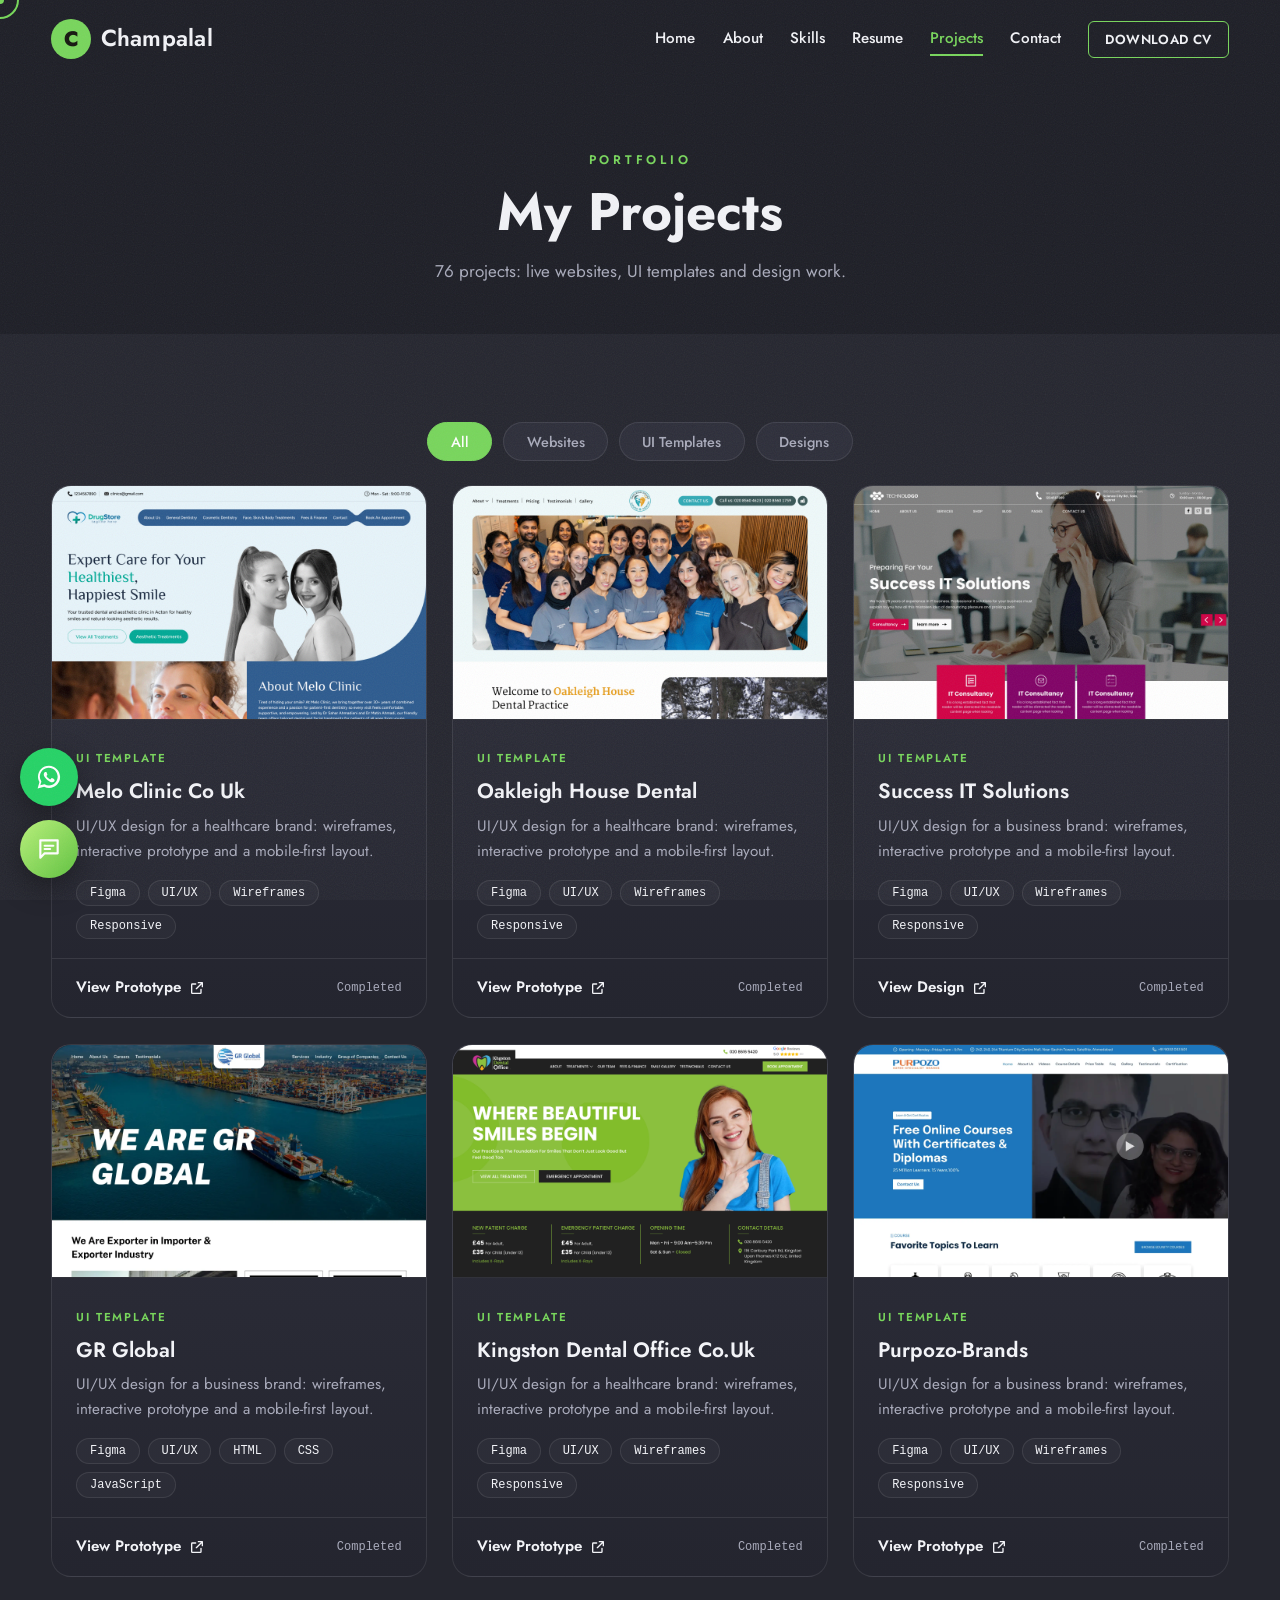
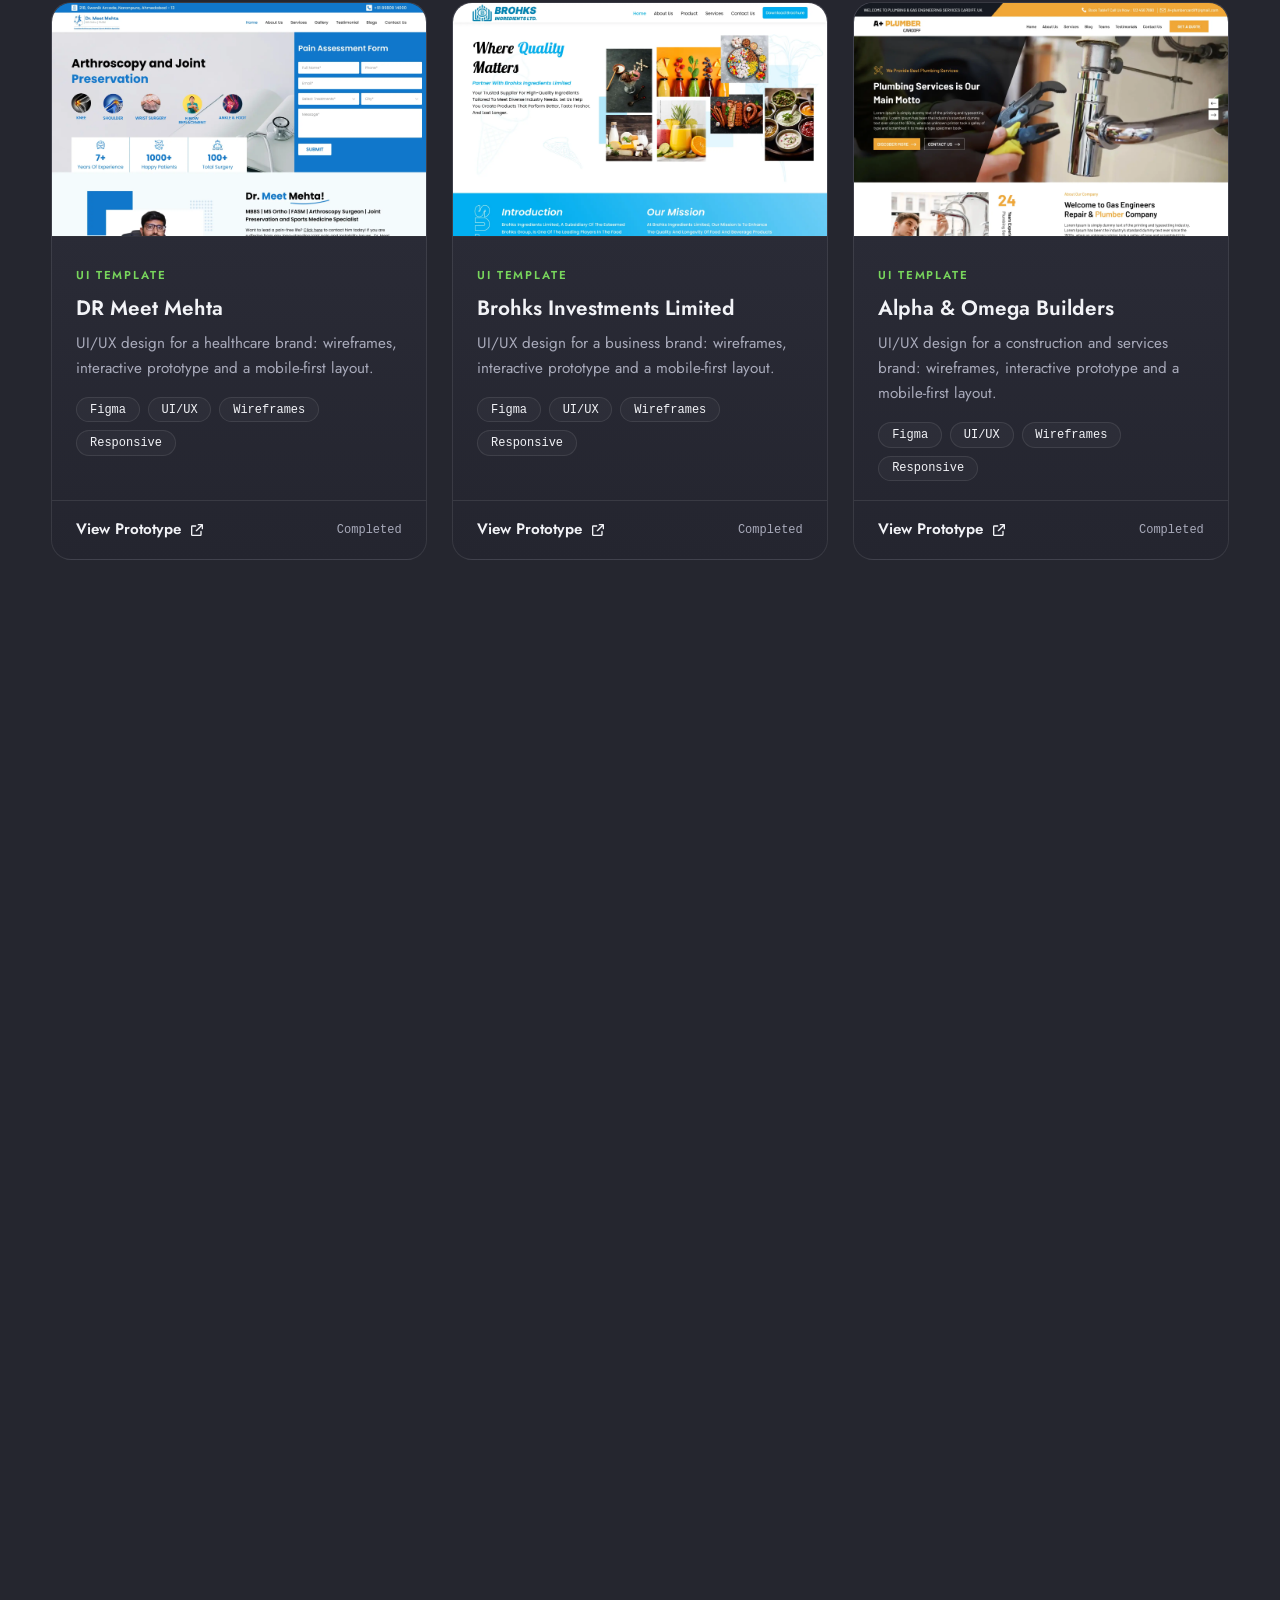
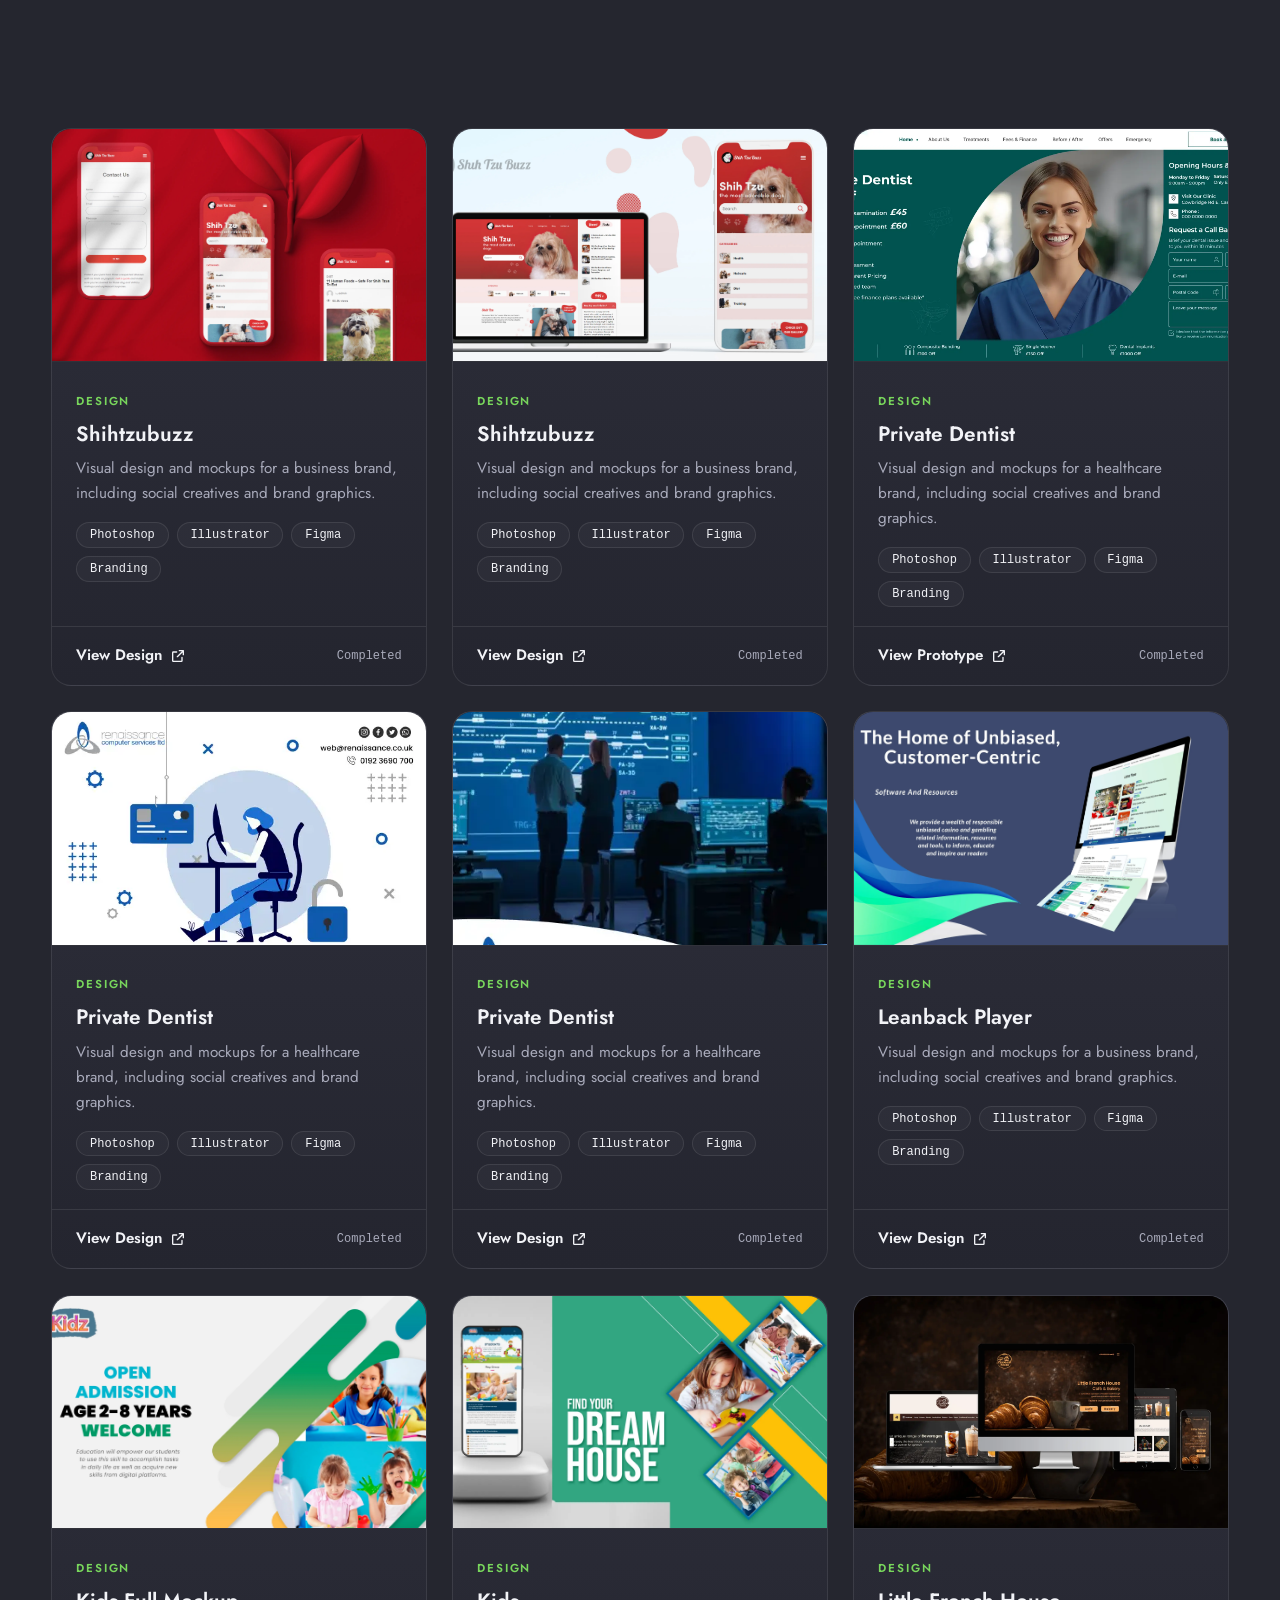
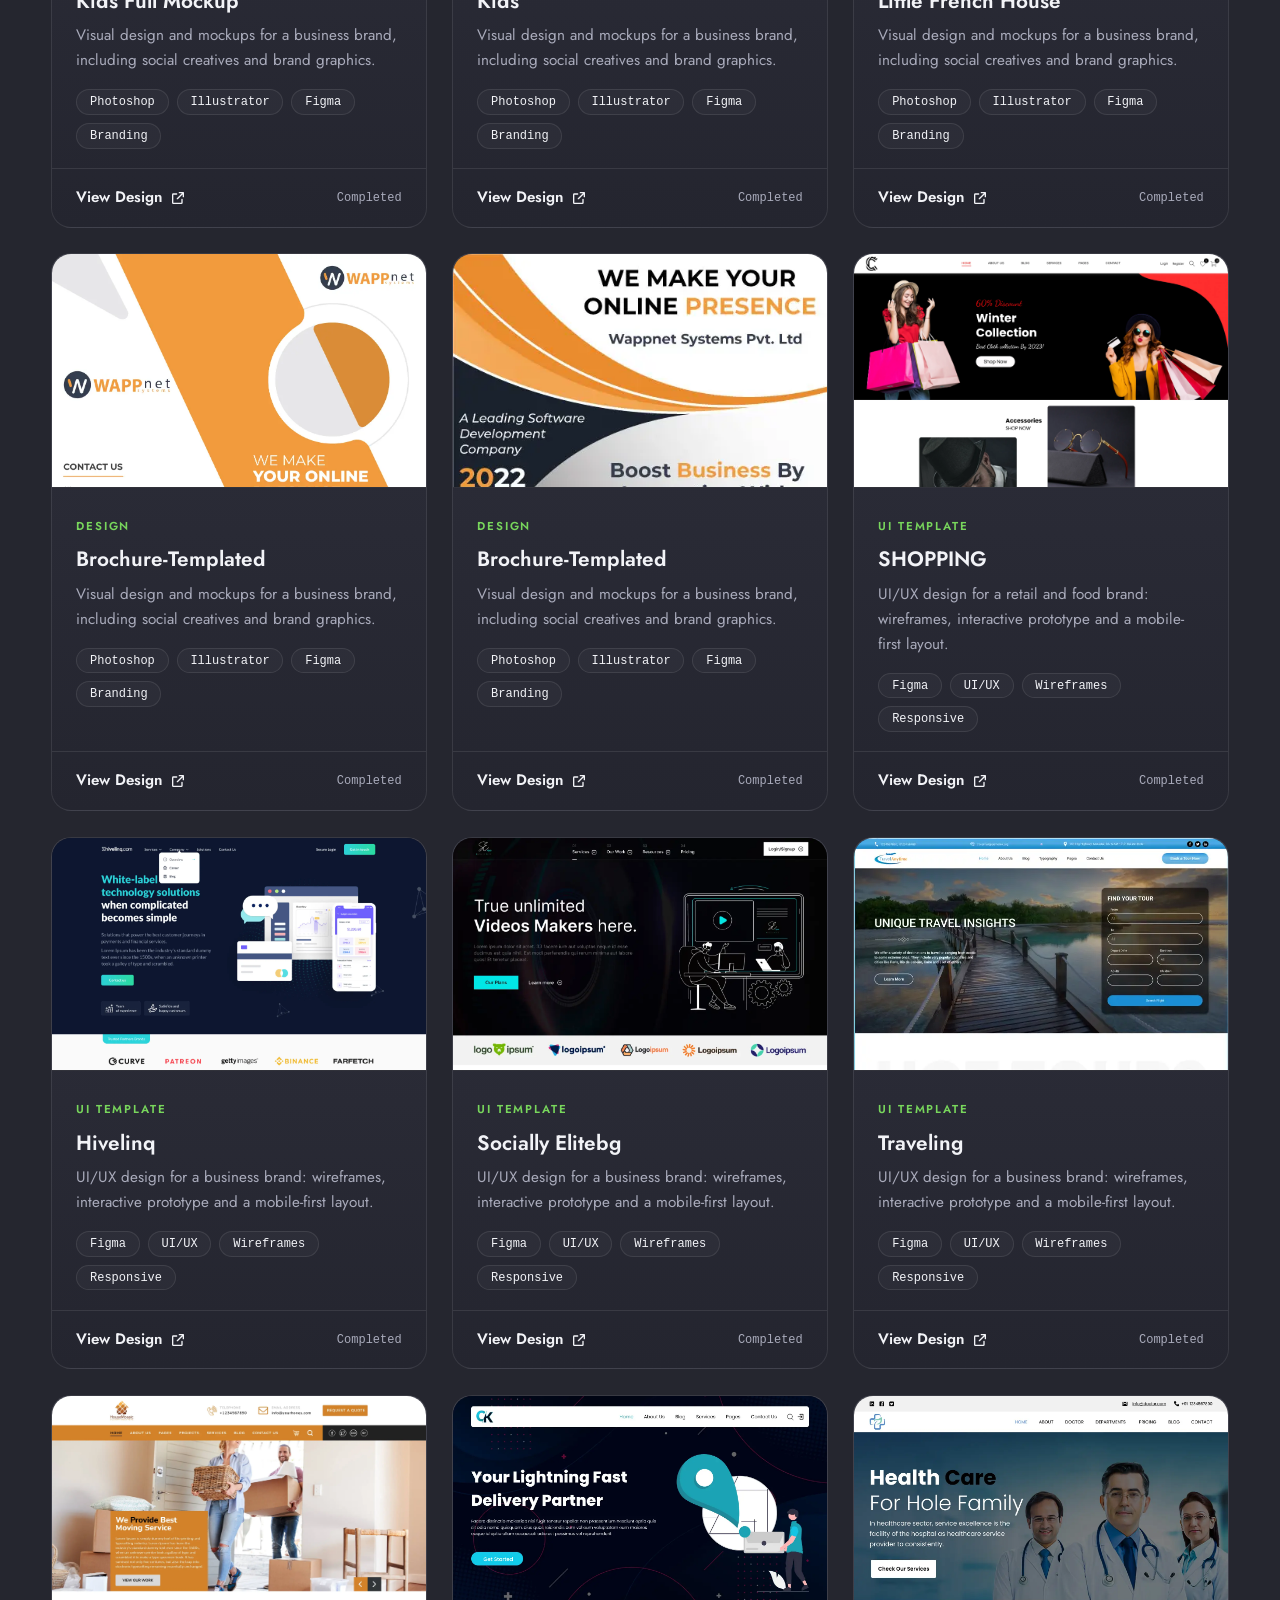
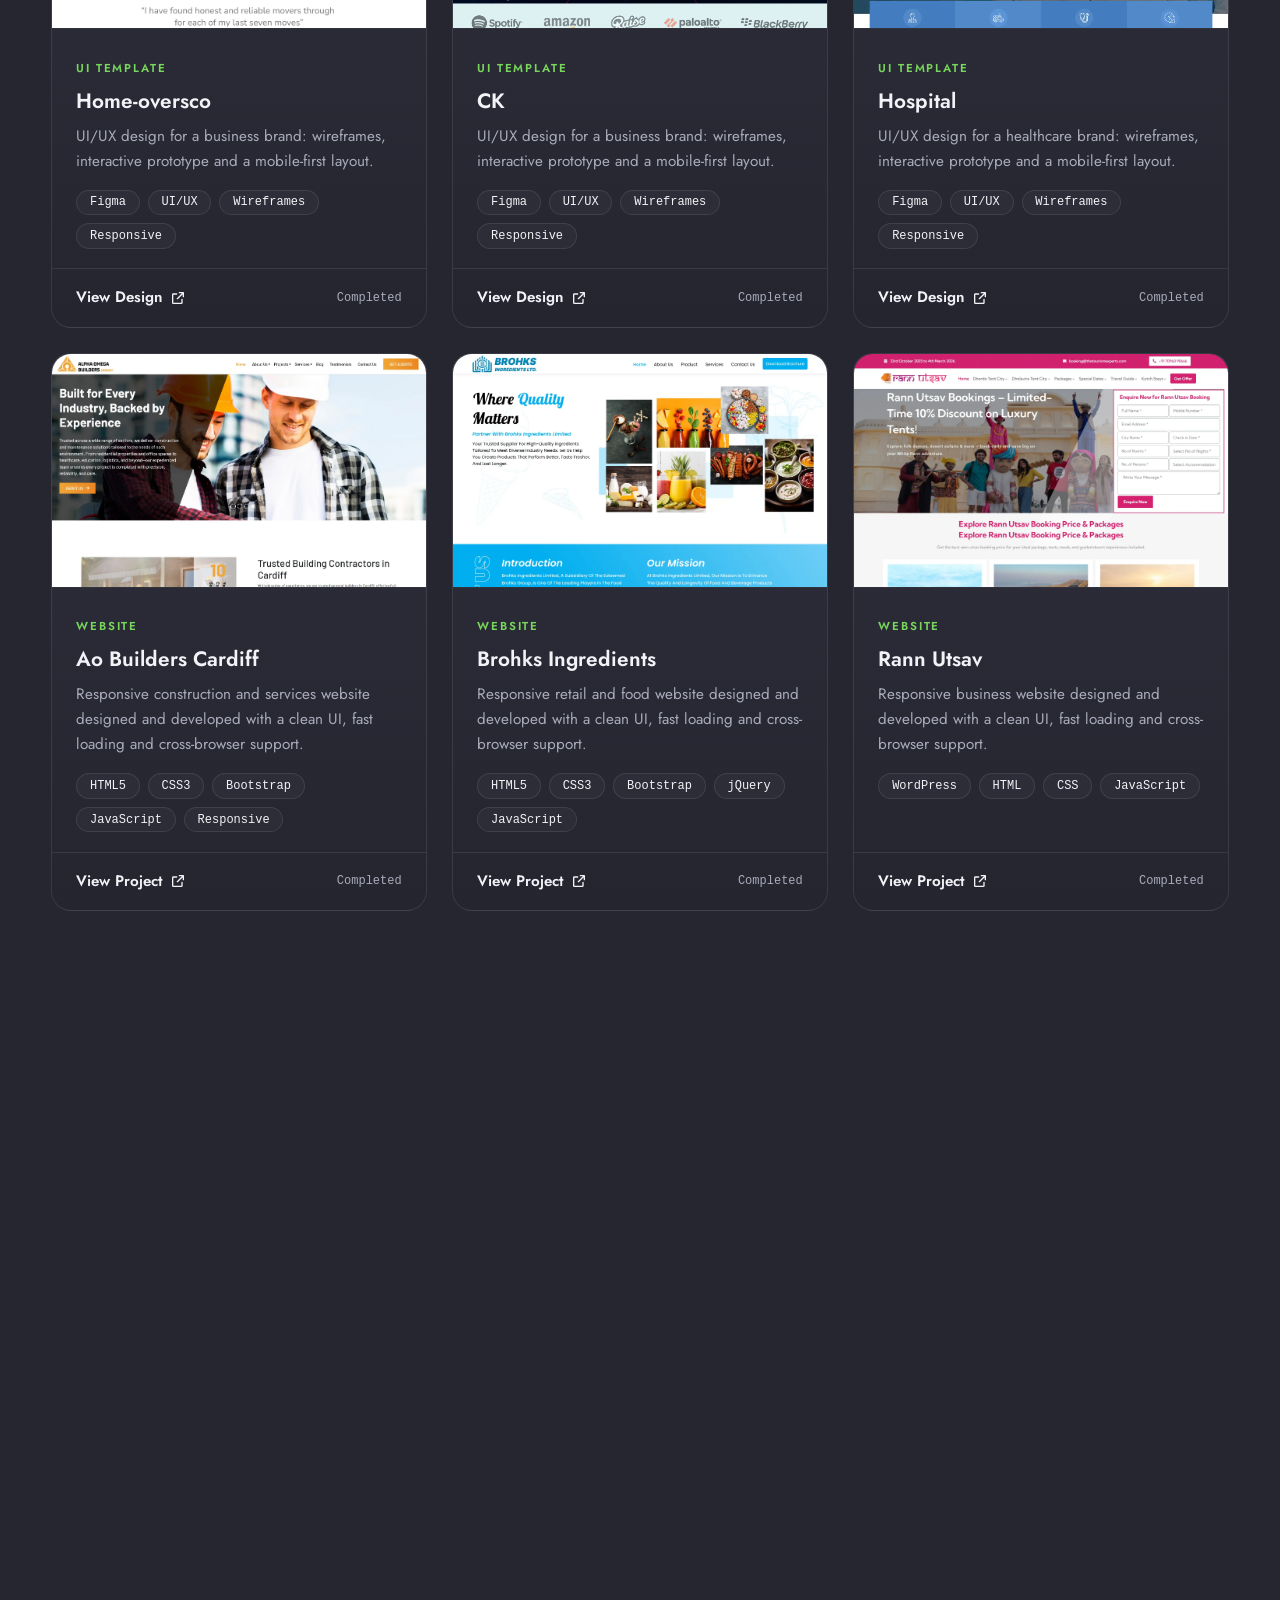
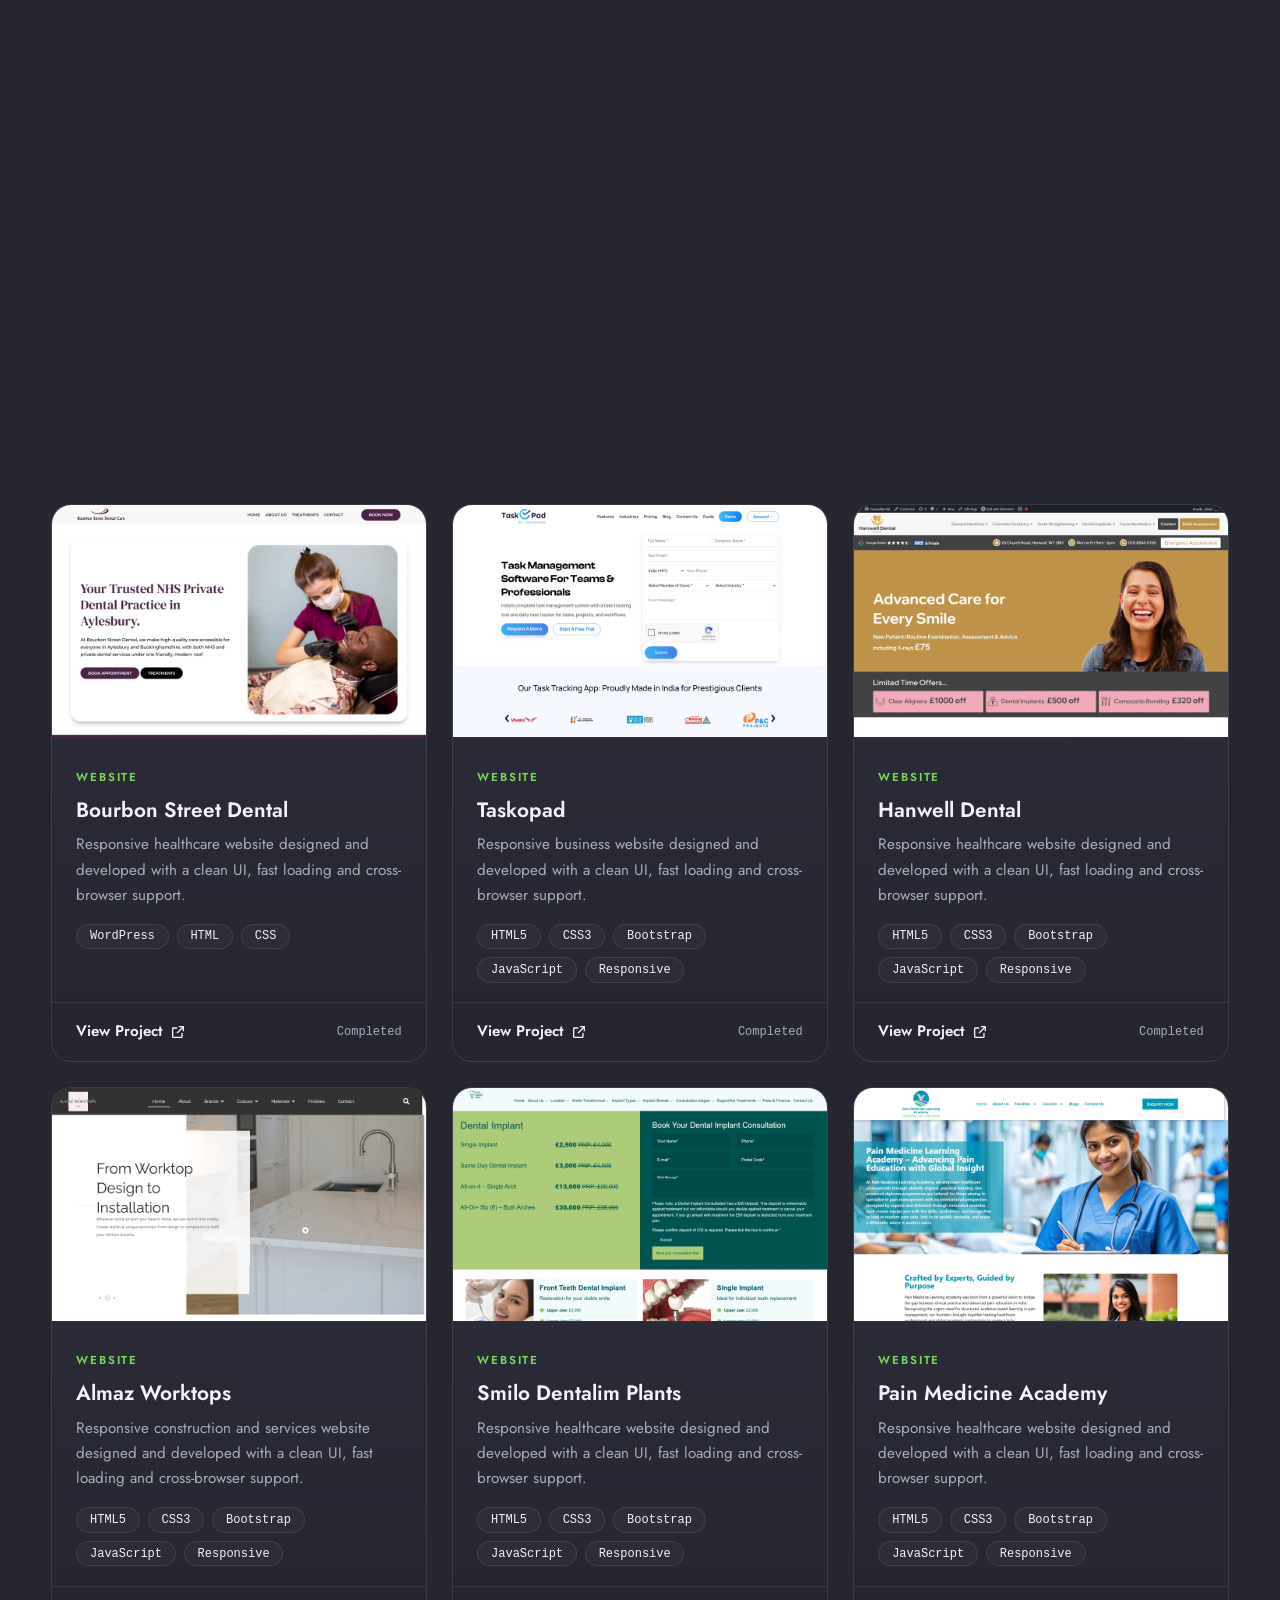
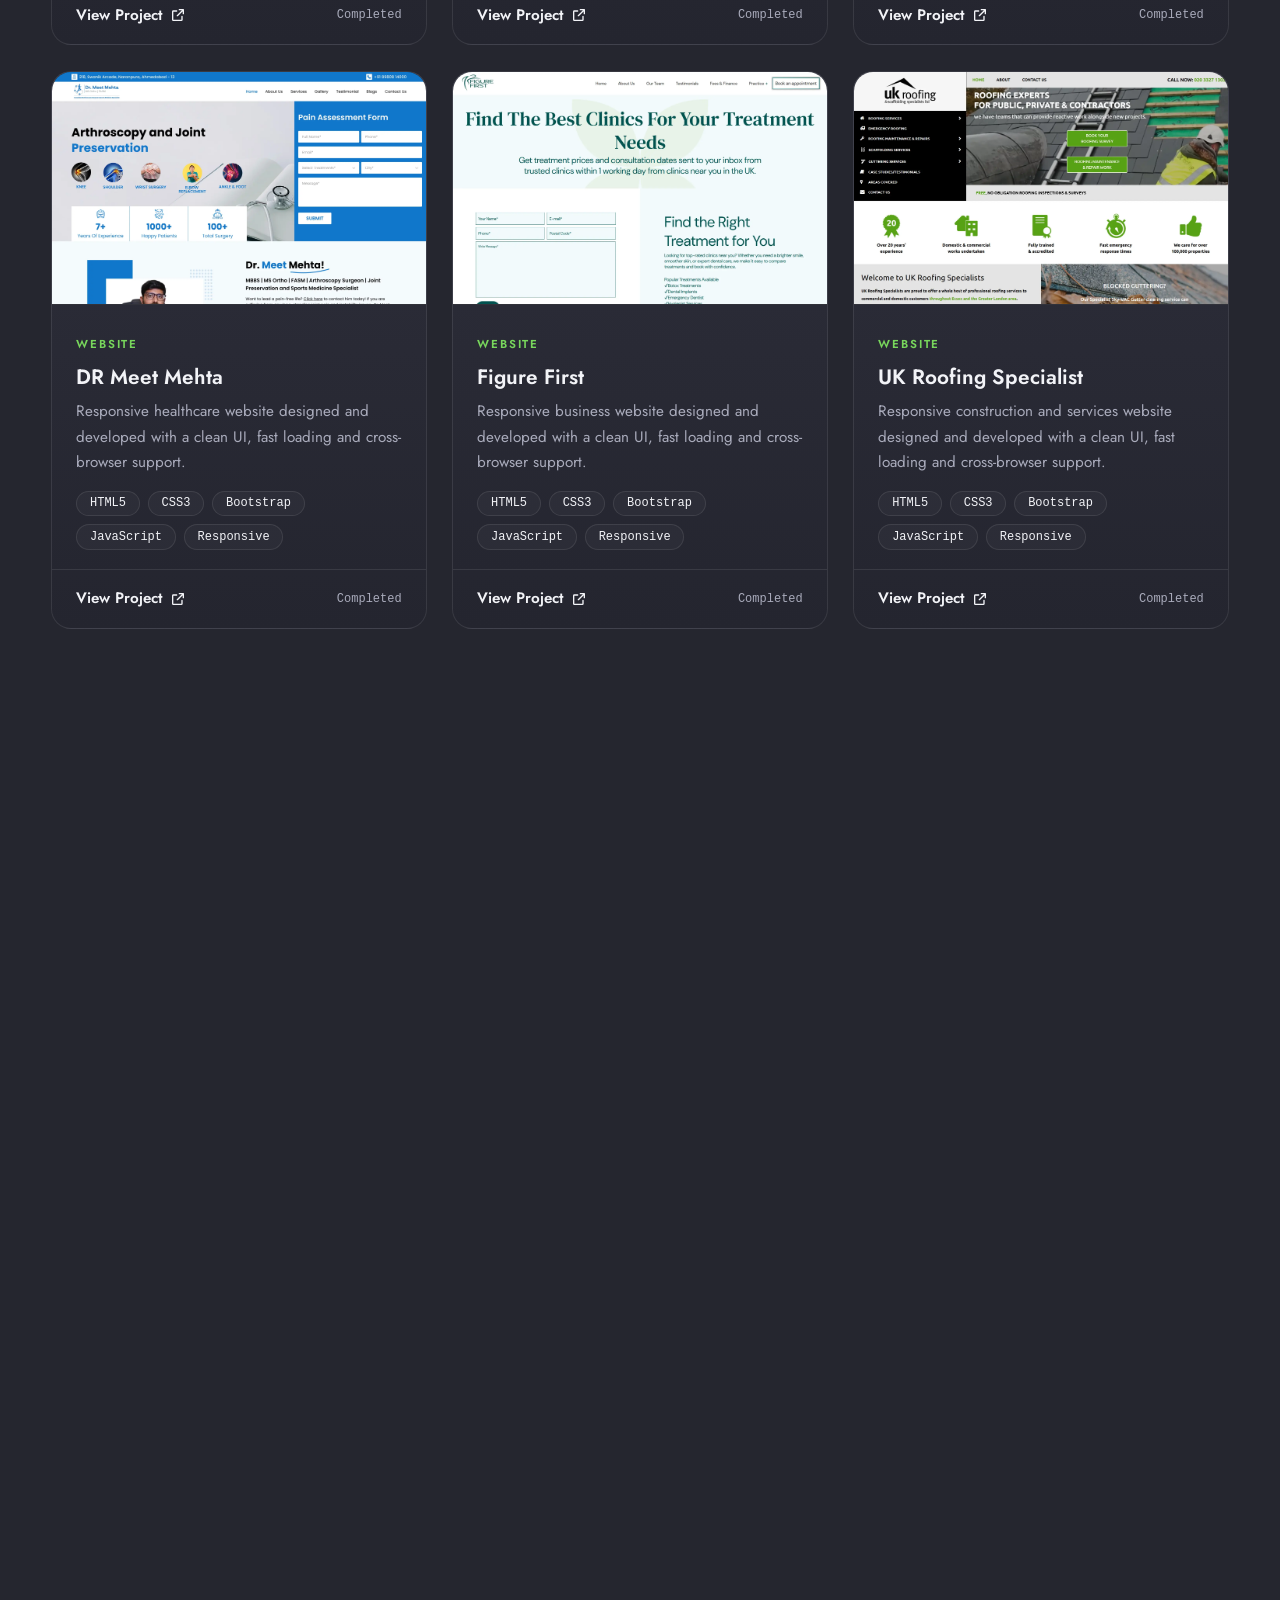
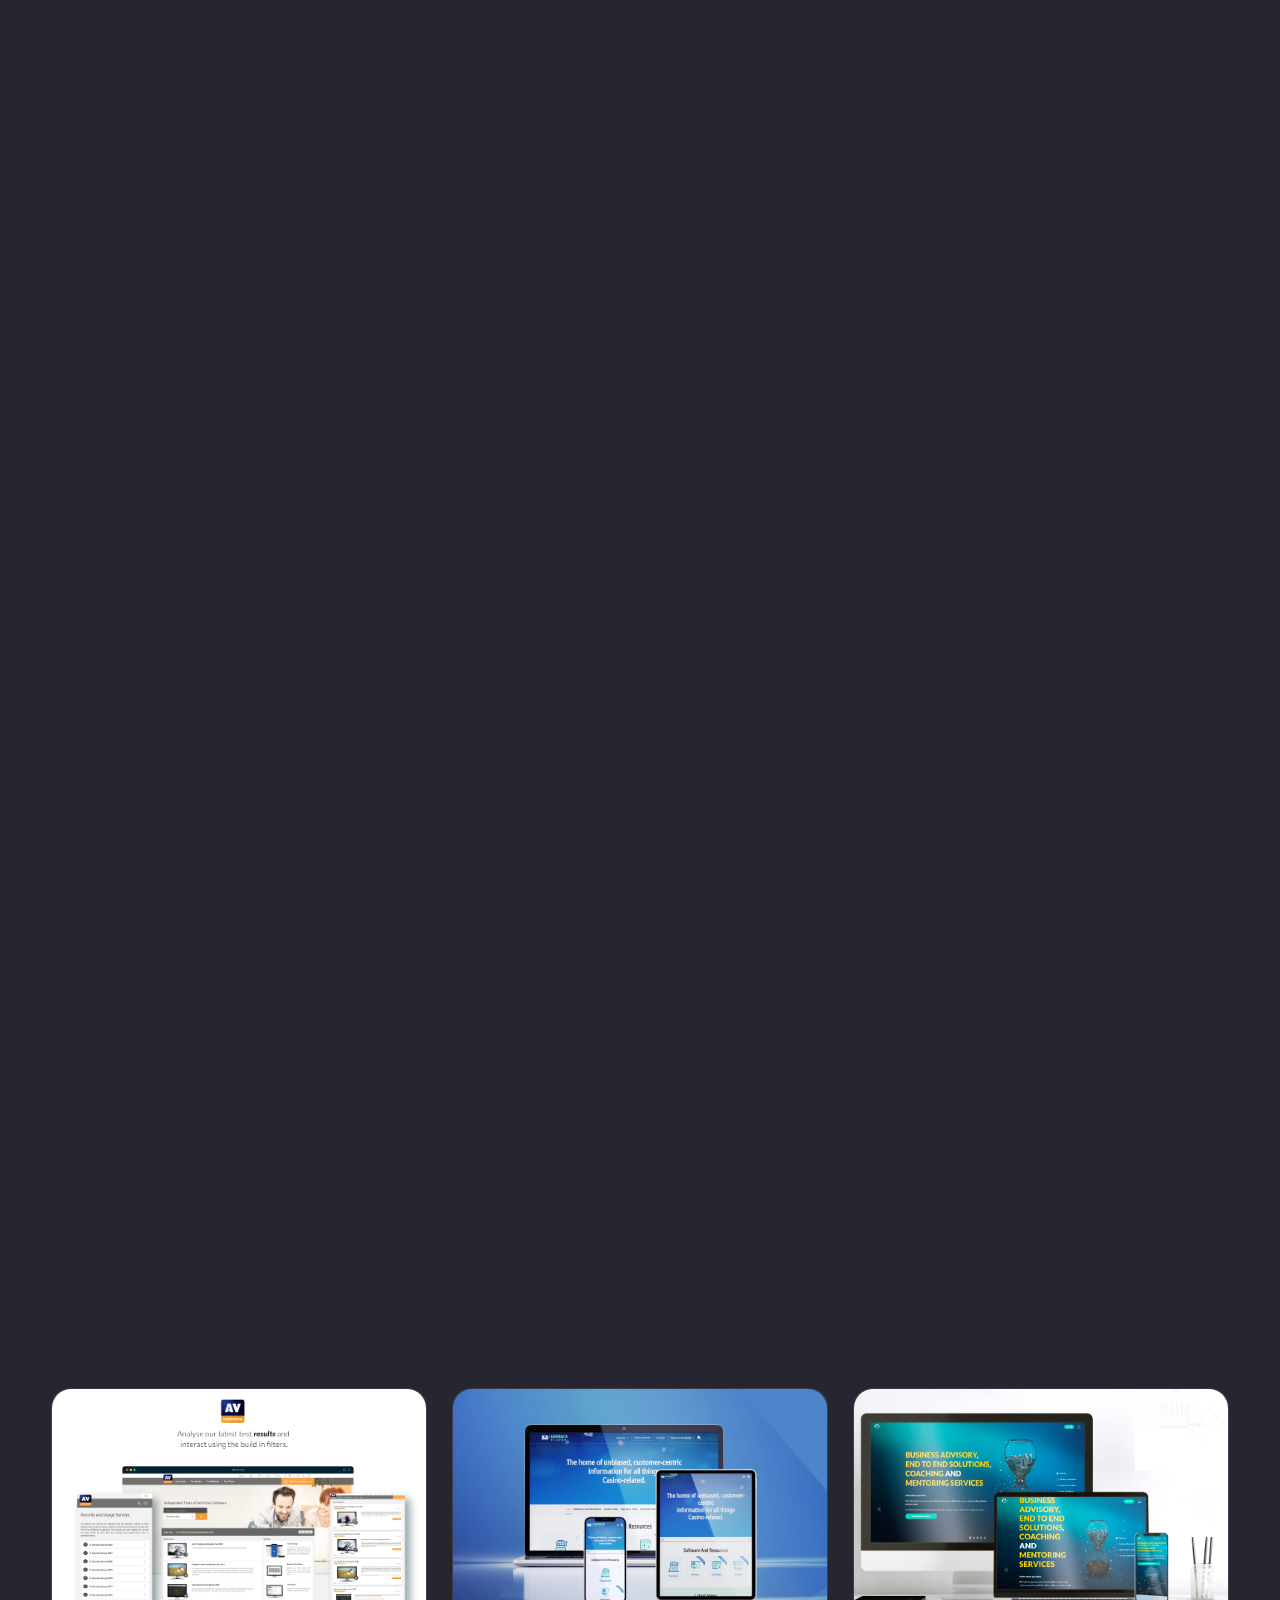
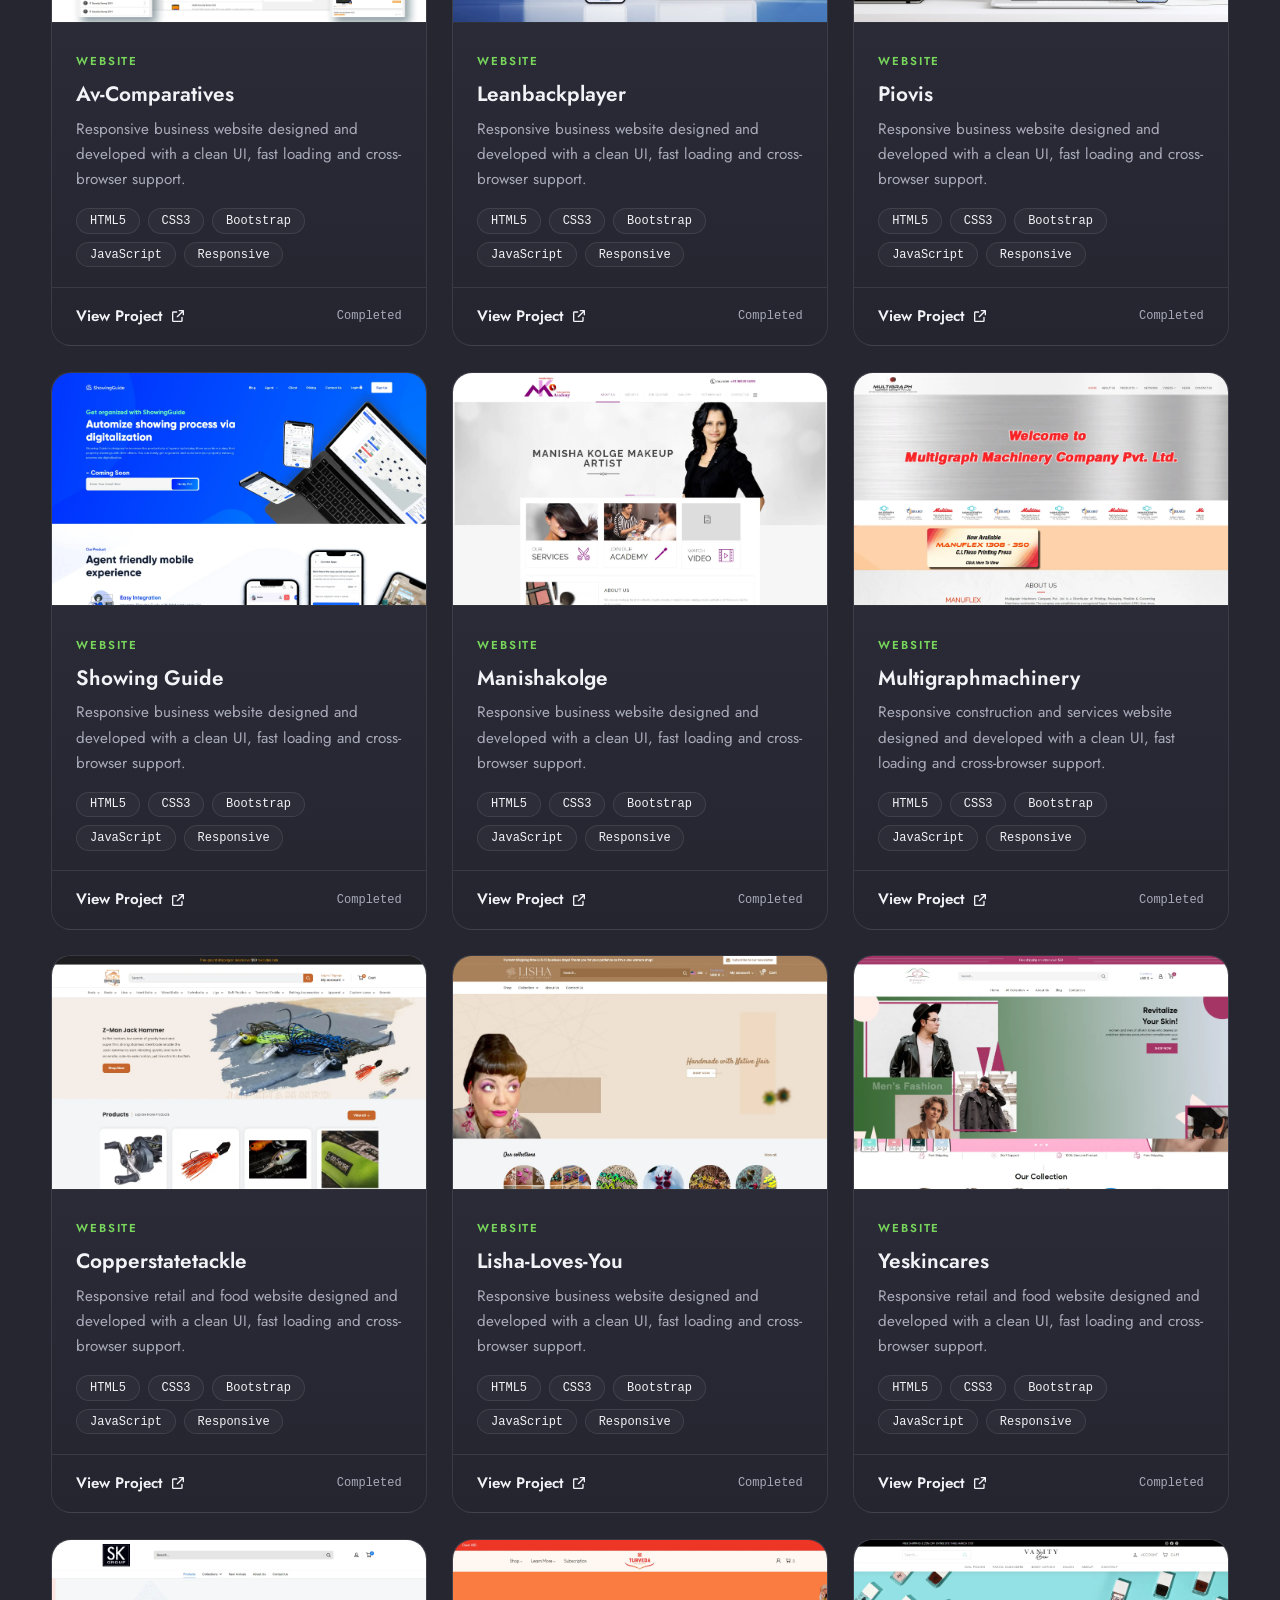
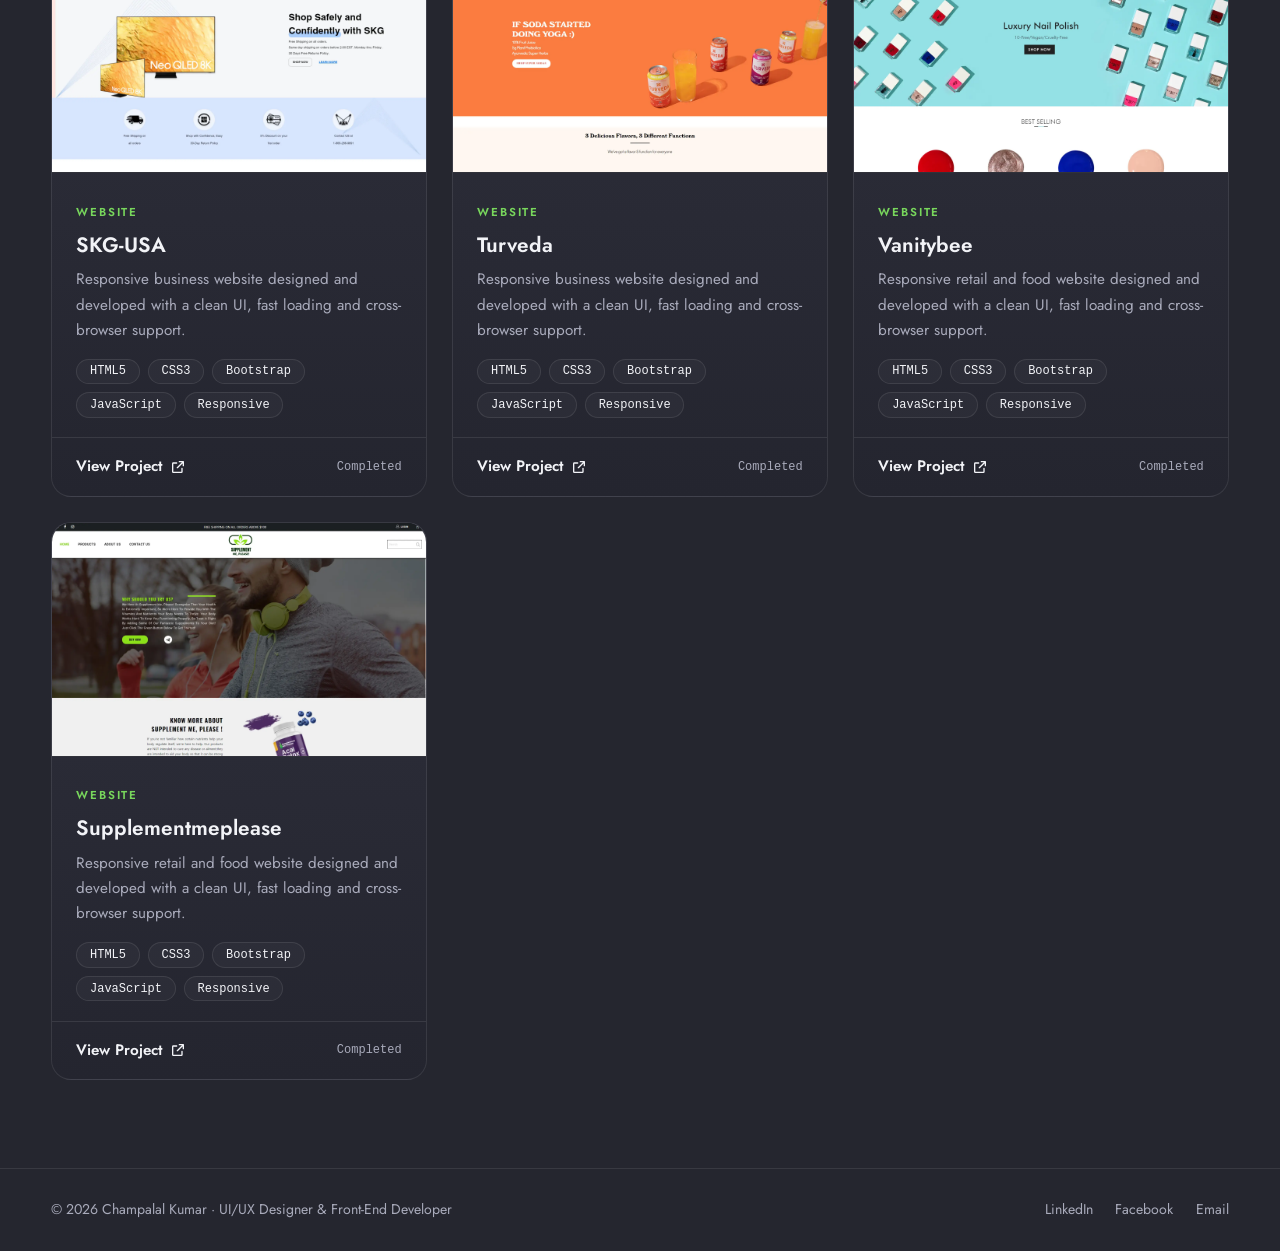
<file: projects.html>
<!doctype html>
<html lang="en">

<head>
    <meta charset="utf-8">
    <meta name="viewport" content="width=device-width,initial-scale=1">
    <title>Projects | Champalal Kumar</title>
    <meta name="description" content="Champalal Kumar - UI/UX Designer, Front-End Developer & Freelancer">
    <link rel="icon" href="images/favicon.svg">
    <link rel="preconnect" href="https://fonts.googleapis.com">
    <link rel="preconnect" href="https://fonts.gstatic.com" crossorigin>
    <link
        href="https://fonts.googleapis.com/css2?family=Jost:wght@300;400;500;600;700;800&family=Sacramento&display=swap"
        rel="stylesheet">
    <link rel="stylesheet" href="css/style.css">
</head>

<body>
    <div id="loader">
        <div class="ld"><span>C</span><i></i></div>
    </div>
    <div id="cur-dot"></div>
    <div id="cur-ring"></div>
    <div id="progress"></div>
    <header id="nav"><a class="brand" href="index.html"><em class="lg">C</em>Champalal</a>
        <nav id="menu"><a href="index.html#home">Home</a><a href="index.html#about">About</a><a
                href="index.html#skills">Skills</a><a href="index.html#resume">Resume</a><a href="projects.html"
                class=active>Projects</a><a href="index.html#contact">Contact</a><a class="btn small ghost cv"
                href="Champalal_Kumar_UIUX_Designer_and_Frontend_Developer.pdf" download>DOWNLOAD CV</a></nav><button
            id="burger" aria-label="Menu"><span></span><span></span><span></span></button>
    </header>
    <section class="phead">
        <div class="wrap"><span class="kicker">Portfolio</span>
            <h1 class="reveal">My Projects</h1>
            <p class="sub">76 projects: live websites, UI templates and design work.</p>
        </div>
    </section>
    <section class="sec">
        <div class="wrap">
            <div class="filters"><button data-f="all" class=active>All</button><button
                    data-f="web">Websites</button><button data-f="template">UI Templates</button><button
                    data-f="design">Designs</button></div>
            <div class="grid3 cards" id="grid">
                <article class="pcard reveal" data-cat="template"><a class="pthumb"
                        href="https://www.figma.com/proto/cGrH02Cejzb3PeEabhxJdr/Melo-Clinic?node-id=1-2&amp;t=QAkV5HNs0NRNh4H5-0&amp;scaling=scale-down-width&amp;content-scaling=fixed&amp;page-id=0%3A1"
                        target="_blank" rel="noopener"><img loading="lazy" src="images/meloclinic.webp"
                            alt="Melo Clinic Co Uk"></a>
                    <div class="pbody"><span class="ptype">UI Template</span>
                        <h3>Melo Clinic Co Uk</h3>
                        <p>UI/UX design for a healthcare brand: wireframes, interactive prototype and a mobile-first
                            layout.</p>
                        <div class="ptags">
                            <span>Figma</span><span>UI/UX</span><span>Wireframes</span><span>Responsive</span></div>
                    </div>
                    <div class="pfoot"><a
                            href="https://www.figma.com/proto/cGrH02Cejzb3PeEabhxJdr/Melo-Clinic?node-id=1-2&amp;t=QAkV5HNs0NRNh4H5-0&amp;scaling=scale-down-width&amp;content-scaling=fixed&amp;page-id=0%3A1"
                            target="_blank" rel="noopener">View Prototype <svg viewBox="0 0 24 24" width="16"
                                height="16" fill="none" stroke="currentColor" stroke-width="2" stroke-linecap="round"
                                stroke-linejoin="round">
                                <path d="M14 4h6v6M20 4l-9 9M18 14v5a1 1 0 0 1-1 1H5a1 1 0 0 1-1-1V7a1 1 0 0 1 1-1h5" />
                            </svg></a><em>Completed</em></div>
                </article>
                <article class="pcard reveal" data-cat="template"><a class="pthumb"
                        href="https://www.figma.com/proto/mB6pE4T4elSDRQs28QGt6s/Oakleigh-House-Dental?node-id=1-2&amp;t=rmSr7iYKPcy1Ddt6-0&amp;scaling=scale-down-width&amp;content-scaling=fixed&amp;page-id=0%3A1"
                        target="_blank" rel="noopener"><img loading="lazy" src="images/oakleighhousedental.webp"
                            alt="Oakleigh House Dental"></a>
                    <div class="pbody"><span class="ptype">UI Template</span>
                        <h3>Oakleigh House Dental</h3>
                        <p>UI/UX design for a healthcare brand: wireframes, interactive prototype and a mobile-first
                            layout.</p>
                        <div class="ptags">
                            <span>Figma</span><span>UI/UX</span><span>Wireframes</span><span>Responsive</span></div>
                    </div>
                    <div class="pfoot"><a
                            href="https://www.figma.com/proto/mB6pE4T4elSDRQs28QGt6s/Oakleigh-House-Dental?node-id=1-2&amp;t=rmSr7iYKPcy1Ddt6-0&amp;scaling=scale-down-width&amp;content-scaling=fixed&amp;page-id=0%3A1"
                            target="_blank" rel="noopener">View Prototype <svg viewBox="0 0 24 24" width="16"
                                height="16" fill="none" stroke="currentColor" stroke-width="2" stroke-linecap="round"
                                stroke-linejoin="round">
                                <path d="M14 4h6v6M20 4l-9 9M18 14v5a1 1 0 0 1-1 1H5a1 1 0 0 1-1-1V7a1 1 0 0 1 1-1h5" />
                            </svg></a><em>Completed</em></div>
                </article>
                <article class="pcard reveal" data-cat="template"><a class="pthumb"
                        href="images/Success%20IT%20Solutions.webp" target="_blank" rel="noopener"><img loading="lazy"
                            src="images/IT%20Solutions.webp" alt="Success IT Solutions"></a>
                    <div class="pbody"><span class="ptype">UI Template</span>
                        <h3>Success IT Solutions</h3>
                        <p>UI/UX design for a business brand: wireframes, interactive prototype and a mobile-first
                            layout.</p>
                        <div class="ptags">
                            <span>Figma</span><span>UI/UX</span><span>Wireframes</span><span>Responsive</span></div>
                    </div>
                    <div class="pfoot"><a href="images/Success%20IT%20Solutions.webp" target="_blank"
                            rel="noopener">View Design <svg viewBox="0 0 24 24" width="16" height="16" fill="none"
                                stroke="currentColor" stroke-width="2" stroke-linecap="round" stroke-linejoin="round">
                                <path d="M14 4h6v6M20 4l-9 9M18 14v5a1 1 0 0 1-1 1H5a1 1 0 0 1-1-1V7a1 1 0 0 1 1-1h5" />
                            </svg></a><em>Completed</em></div>
                </article>
                <article class="pcard reveal" data-cat="template"><a class="pthumb"
                        href="https://www.figma.com/proto/jzwBtdjIbGLHiq2HhcL6DL/Untitled?node-id=164-612&amp;t=qAJo6vEO34PH6sAC-0&amp;scaling=scale-down-width&amp;content-scaling=fixed&amp;page-id=0%3A1&amp;starting-point-node-id=164%3A612"
                        target="_blank" rel="noopener"><img loading="lazy" src="images/GR-Global-bg.webp"
                            alt="GR Global"></a>
                    <div class="pbody"><span class="ptype">UI Template</span>
                        <h3>GR Global</h3>
                        <p>UI/UX design for a business brand: wireframes, interactive prototype and a mobile-first
                            layout.</p>
                        <div class="ptags">
                            <span>Figma</span><span>UI/UX</span><span>HTML</span><span>CSS</span><span>JavaScript</span>
                        </div>
                    </div>
                    <div class="pfoot"><a
                            href="https://www.figma.com/proto/jzwBtdjIbGLHiq2HhcL6DL/Untitled?node-id=164-612&amp;t=qAJo6vEO34PH6sAC-0&amp;scaling=scale-down-width&amp;content-scaling=fixed&amp;page-id=0%3A1&amp;starting-point-node-id=164%3A612"
                            target="_blank" rel="noopener">View Prototype <svg viewBox="0 0 24 24" width="16"
                                height="16" fill="none" stroke="currentColor" stroke-width="2" stroke-linecap="round"
                                stroke-linejoin="round">
                                <path d="M14 4h6v6M20 4l-9 9M18 14v5a1 1 0 0 1-1 1H5a1 1 0 0 1-1-1V7a1 1 0 0 1 1-1h5" />
                            </svg></a><em>Completed</em></div>
                </article>
                <article class="pcard reveal" data-cat="template"><a class="pthumb"
                        href="https://www.figma.com/proto/GWkCibM0FNtG0nplfGhTZi/King-Ston-Dental-Office?node-id=1-2&amp;t=PFz2OAoEduhSjkxo-0&amp;scaling=scale-down-width&amp;content-scaling=fixed&amp;page-id=0%3A1"
                        target="_blank" rel="noopener"><img loading="lazy" src="images/kingstondentaloffice.webp"
                            alt="Kingston Dental Office Co.Uk"></a>
                    <div class="pbody"><span class="ptype">UI Template</span>
                        <h3>Kingston Dental Office Co.Uk</h3>
                        <p>UI/UX design for a healthcare brand: wireframes, interactive prototype and a mobile-first
                            layout.</p>
                        <div class="ptags">
                            <span>Figma</span><span>UI/UX</span><span>Wireframes</span><span>Responsive</span></div>
                    </div>
                    <div class="pfoot"><a
                            href="https://www.figma.com/proto/GWkCibM0FNtG0nplfGhTZi/King-Ston-Dental-Office?node-id=1-2&amp;t=PFz2OAoEduhSjkxo-0&amp;scaling=scale-down-width&amp;content-scaling=fixed&amp;page-id=0%3A1"
                            target="_blank" rel="noopener">View Prototype <svg viewBox="0 0 24 24" width="16"
                                height="16" fill="none" stroke="currentColor" stroke-width="2" stroke-linecap="round"
                                stroke-linejoin="round">
                                <path d="M14 4h6v6M20 4l-9 9M18 14v5a1 1 0 0 1-1 1H5a1 1 0 0 1-1-1V7a1 1 0 0 1 1-1h5" />
                            </svg></a><em>Completed</em></div>
                </article>
                <article class="pcard reveal" data-cat="template"><a class="pthumb"
                        href="https://www.figma.com/proto/ORafemqa1NmC6DZysiLHPH/Untitled?node-id=110-19&amp;t=7RuSVQGTKY2s0ufn-0&amp;scaling=scale-down-width&amp;content-scaling=fixed&amp;page-id=0%3A1"
                        target="_blank" rel="noopener"><img loading="lazy" src="images/Purpozo-Brands-bg.webp"
                            alt="Purpozo-Brands"></a>
                    <div class="pbody"><span class="ptype">UI Template</span>
                        <h3>Purpozo-Brands</h3>
                        <p>UI/UX design for a business brand: wireframes, interactive prototype and a mobile-first
                            layout.</p>
                        <div class="ptags">
                            <span>Figma</span><span>UI/UX</span><span>Wireframes</span><span>Responsive</span></div>
                    </div>
                    <div class="pfoot"><a
                            href="https://www.figma.com/proto/ORafemqa1NmC6DZysiLHPH/Untitled?node-id=110-19&amp;t=7RuSVQGTKY2s0ufn-0&amp;scaling=scale-down-width&amp;content-scaling=fixed&amp;page-id=0%3A1"
                            target="_blank" rel="noopener">View Prototype <svg viewBox="0 0 24 24" width="16"
                                height="16" fill="none" stroke="currentColor" stroke-width="2" stroke-linecap="round"
                                stroke-linejoin="round">
                                <path d="M14 4h6v6M20 4l-9 9M18 14v5a1 1 0 0 1-1 1H5a1 1 0 0 1-1-1V7a1 1 0 0 1 1-1h5" />
                            </svg></a><em>Completed</em></div>
                </article>
                <article class="pcard reveal" data-cat="template"><a class="pthumb"
                        href="https://www.figma.com/proto/2s4wQzQgJjgXtrD1QqxvKF/Untitled?node-id=1-2&amp;t=fksDH2IJuYWy8YdC-0&amp;scaling=scale-down-width&amp;content-scaling=fixed&amp;page-id=0%3A1"
                        target="_blank" rel="noopener"><img loading="lazy" src="images/DR-Mee-Mehta-bg.webp"
                            alt="DR Meet Mehta"></a>
                    <div class="pbody"><span class="ptype">UI Template</span>
                        <h3>DR Meet Mehta</h3>
                        <p>UI/UX design for a healthcare brand: wireframes, interactive prototype and a mobile-first
                            layout.</p>
                        <div class="ptags">
                            <span>Figma</span><span>UI/UX</span><span>Wireframes</span><span>Responsive</span></div>
                    </div>
                    <div class="pfoot"><a
                            href="https://www.figma.com/proto/2s4wQzQgJjgXtrD1QqxvKF/Untitled?node-id=1-2&amp;t=fksDH2IJuYWy8YdC-0&amp;scaling=scale-down-width&amp;content-scaling=fixed&amp;page-id=0%3A1"
                            target="_blank" rel="noopener">View Prototype <svg viewBox="0 0 24 24" width="16"
                                height="16" fill="none" stroke="currentColor" stroke-width="2" stroke-linecap="round"
                                stroke-linejoin="round">
                                <path d="M14 4h6v6M20 4l-9 9M18 14v5a1 1 0 0 1-1 1H5a1 1 0 0 1-1-1V7a1 1 0 0 1 1-1h5" />
                            </svg></a><em>Completed</em></div>
                </article>
                <article class="pcard reveal" data-cat="template"><a class="pthumb"
                        href="https://www.figma.com/proto/LNQBQfY6sbVeAbobZZiRMO/Brohks-Investments-Limited?node-id=164-252&amp;t=AtEd708zKlZlPGKm-0&amp;scaling=scale-down-width&amp;content-scaling=fixed&amp;page-id=0%3A1"
                        target="_blank" rel="noopener"><img loading="lazy"
                            src="images/Brohks-Investments-Limited-bg.webp" alt="Brohks Investments Limited"></a>
                    <div class="pbody"><span class="ptype">UI Template</span>
                        <h3>Brohks Investments Limited</h3>
                        <p>UI/UX design for a business brand: wireframes, interactive prototype and a mobile-first
                            layout.</p>
                        <div class="ptags">
                            <span>Figma</span><span>UI/UX</span><span>Wireframes</span><span>Responsive</span></div>
                    </div>
                    <div class="pfoot"><a
                            href="https://www.figma.com/proto/LNQBQfY6sbVeAbobZZiRMO/Brohks-Investments-Limited?node-id=164-252&amp;t=AtEd708zKlZlPGKm-0&amp;scaling=scale-down-width&amp;content-scaling=fixed&amp;page-id=0%3A1"
                            target="_blank" rel="noopener">View Prototype <svg viewBox="0 0 24 24" width="16"
                                height="16" fill="none" stroke="currentColor" stroke-width="2" stroke-linecap="round"
                                stroke-linejoin="round">
                                <path d="M14 4h6v6M20 4l-9 9M18 14v5a1 1 0 0 1-1 1H5a1 1 0 0 1-1-1V7a1 1 0 0 1 1-1h5" />
                            </svg></a><em>Completed</em></div>
                </article>
                <article class="pcard reveal" data-cat="template"><a class="pthumb"
                        href="https://www.figma.com/proto/vMpnm9noqz1UoS8YcNTsqs/ALPHA---OMEGA-BUILDERS?node-id=360-217&amp;t=yBSGNd8EaetUhtud-0&amp;scaling=scale-down-width&amp;content-scaling=fixed&amp;page-id=0%3A1&amp;starting-point-node-id=254%3A77"
                        target="_blank" rel="noopener"><img loading="lazy" src="images/Plumbing%20-Home-Page-Old.webp"
                            alt="Alpha &amp; Omega Builders"></a>
                    <div class="pbody"><span class="ptype">UI Template</span>
                        <h3>Alpha &amp; Omega Builders</h3>
                        <p>UI/UX design for a construction and services brand: wireframes, interactive prototype and a
                            mobile-first layout.</p>
                        <div class="ptags">
                            <span>Figma</span><span>UI/UX</span><span>Wireframes</span><span>Responsive</span></div>
                    </div>
                    <div class="pfoot"><a
                            href="https://www.figma.com/proto/vMpnm9noqz1UoS8YcNTsqs/ALPHA---OMEGA-BUILDERS?node-id=360-217&amp;t=yBSGNd8EaetUhtud-0&amp;scaling=scale-down-width&amp;content-scaling=fixed&amp;page-id=0%3A1&amp;starting-point-node-id=254%3A77"
                            target="_blank" rel="noopener">View Prototype <svg viewBox="0 0 24 24" width="16"
                                height="16" fill="none" stroke="currentColor" stroke-width="2" stroke-linecap="round"
                                stroke-linejoin="round">
                                <path d="M14 4h6v6M20 4l-9 9M18 14v5a1 1 0 0 1-1 1H5a1 1 0 0 1-1-1V7a1 1 0 0 1 1-1h5" />
                            </svg></a><em>Completed</em></div>
                </article>
                <article class="pcard reveal" data-cat="template"><a class="pthumb"
                        href="https://www.figma.com/proto/vMpnm9noqz1UoS8YcNTsqs/ALPHA---OMEGA-BUILDERS?node-id=360-1758&amp;t=yBSGNd8EaetUhtud-0&amp;scaling=scale-down-width&amp;content-scaling=fixed&amp;page-id=0%3A1&amp;starting-point-node-id=254%3A77"
                        target="_blank" rel="noopener"><img loading="lazy" src="images/PLUMBING-Services-Final.webp"
                            alt="Plumbing Services"></a>
                    <div class="pbody"><span class="ptype">UI Template</span>
                        <h3>Plumbing Services</h3>
                        <p>UI/UX design for a construction and services brand: wireframes, interactive prototype and a
                            mobile-first layout.</p>
                        <div class="ptags">
                            <span>Figma</span><span>UI/UX</span><span>Wireframes</span><span>Responsive</span></div>
                    </div>
                    <div class="pfoot"><a
                            href="https://www.figma.com/proto/vMpnm9noqz1UoS8YcNTsqs/ALPHA---OMEGA-BUILDERS?node-id=360-1758&amp;t=yBSGNd8EaetUhtud-0&amp;scaling=scale-down-width&amp;content-scaling=fixed&amp;page-id=0%3A1&amp;starting-point-node-id=254%3A77"
                            target="_blank" rel="noopener">View Prototype <svg viewBox="0 0 24 24" width="16"
                                height="16" fill="none" stroke="currentColor" stroke-width="2" stroke-linecap="round"
                                stroke-linejoin="round">
                                <path d="M14 4h6v6M20 4l-9 9M18 14v5a1 1 0 0 1-1 1H5a1 1 0 0 1-1-1V7a1 1 0 0 1 1-1h5" />
                            </svg></a><em>Completed</em></div>
                </article>
                <article class="pcard reveal" data-cat="template"><a class="pthumb"
                        href="https://www.figma.com/proto/q8cqLiYwHnibdoDpV2iCuf/Serena-Development-Australia?node-id=280-14&amp;t=89EIsg8B2sI5gOA6-0&amp;scaling=scale-down-width&amp;content-scaling=fixed&amp;page-id=0%3A1"
                        target="_blank" rel="noopener"><img loading="lazy" src="images/serenadevelopment.webp"
                            alt="Serena Development"></a>
                    <div class="pbody"><span class="ptype">UI Template</span>
                        <h3>Serena Development</h3>
                        <p>UI/UX design for a construction and services brand: wireframes, interactive prototype and a
                            mobile-first layout.</p>
                        <div class="ptags">
                            <span>Figma</span><span>UI/UX</span><span>Wireframes</span><span>Responsive</span></div>
                    </div>
                    <div class="pfoot"><a
                            href="https://www.figma.com/proto/q8cqLiYwHnibdoDpV2iCuf/Serena-Development-Australia?node-id=280-14&amp;t=89EIsg8B2sI5gOA6-0&amp;scaling=scale-down-width&amp;content-scaling=fixed&amp;page-id=0%3A1"
                            target="_blank" rel="noopener">View Prototype <svg viewBox="0 0 24 24" width="16"
                                height="16" fill="none" stroke="currentColor" stroke-width="2" stroke-linecap="round"
                                stroke-linejoin="round">
                                <path d="M14 4h6v6M20 4l-9 9M18 14v5a1 1 0 0 1-1 1H5a1 1 0 0 1-1-1V7a1 1 0 0 1 1-1h5" />
                            </svg></a><em>Completed</em></div>
                </article>
                <article class="pcard reveal" data-cat="template"><a class="pthumb"
                        href="https://www.figma.com/proto/vMpnm9noqz1UoS8YcNTsqs/ALPHA---OMEGA-BUILDERS?node-id=254-77&amp;t=yBSGNd8EaetUhtud-0&amp;scaling=scale-down-width&amp;content-scaling=fixed&amp;page-id=0%3A1&amp;starting-point-node-id=254%3A77"
                        target="_blank" rel="noopener"><img loading="lazy" src="images/PLUMBING-Services-Page.webp"
                            alt="Alpha &amp; Omega Plumbing"></a>
                    <div class="pbody"><span class="ptype">UI Template</span>
                        <h3>Alpha &amp; Omega Plumbing</h3>
                        <p>UI/UX design for a construction and services brand: wireframes, interactive prototype and a
                            mobile-first layout.</p>
                        <div class="ptags">
                            <span>Figma</span><span>UI/UX</span><span>Wireframes</span><span>Responsive</span></div>
                    </div>
                    <div class="pfoot"><a
                            href="https://www.figma.com/proto/vMpnm9noqz1UoS8YcNTsqs/ALPHA---OMEGA-BUILDERS?node-id=254-77&amp;t=yBSGNd8EaetUhtud-0&amp;scaling=scale-down-width&amp;content-scaling=fixed&amp;page-id=0%3A1&amp;starting-point-node-id=254%3A77"
                            target="_blank" rel="noopener">View Prototype <svg viewBox="0 0 24 24" width="16"
                                height="16" fill="none" stroke="currentColor" stroke-width="2" stroke-linecap="round"
                                stroke-linejoin="round">
                                <path d="M14 4h6v6M20 4l-9 9M18 14v5a1 1 0 0 1-1 1H5a1 1 0 0 1-1-1V7a1 1 0 0 1 1-1h5" />
                            </svg></a><em>Completed</em></div>
                </article>
                <article class="pcard reveal" data-cat="template"><a class="pthumb"
                        href="https://www.figma.com/proto/9Cw0mI5GBW3ph6OWIpGlim/Untitled?node-id=598-1902&amp;t=qHNsaRHknKlYZhQg-0&amp;scaling=scale-down-width&amp;content-scaling=fixed&amp;page-id=0%3A1"
                        target="_blank" rel="noopener"><img loading="lazy" src="images/Private-Dentist.webp"
                            alt="Private Dentist"></a>
                    <div class="pbody"><span class="ptype">UI Template</span>
                        <h3>Private Dentist</h3>
                        <p>UI/UX design for a healthcare brand: wireframes, interactive prototype and a mobile-first
                            layout.</p>
                        <div class="ptags">
                            <span>Figma</span><span>UI/UX</span><span>Wireframes</span><span>Responsive</span></div>
                    </div>
                    <div class="pfoot"><a
                            href="https://www.figma.com/proto/9Cw0mI5GBW3ph6OWIpGlim/Untitled?node-id=598-1902&amp;t=qHNsaRHknKlYZhQg-0&amp;scaling=scale-down-width&amp;content-scaling=fixed&amp;page-id=0%3A1"
                            target="_blank" rel="noopener">View Prototype <svg viewBox="0 0 24 24" width="16"
                                height="16" fill="none" stroke="currentColor" stroke-width="2" stroke-linecap="round"
                                stroke-linejoin="round">
                                <path d="M14 4h6v6M20 4l-9 9M18 14v5a1 1 0 0 1-1 1H5a1 1 0 0 1-1-1V7a1 1 0 0 1 1-1h5" />
                            </svg></a><em>Completed</em></div>
                </article>
                <article class="pcard reveal" data-cat="design"><a class="pthumb" href="images/Mockup.webp"
                        target="_blank" rel="noopener"><img loading="lazy" src="images/Mockup.webp"
                            alt="Tzun Foundation"></a>
                    <div class="pbody"><span class="ptype">Design</span>
                        <h3>Tzun Foundation</h3>
                        <p>Visual design and mockups for a business brand, including social creatives and brand
                            graphics.</p>
                        <div class="ptags">
                            <span>Photoshop</span><span>Illustrator</span><span>Figma</span><span>Branding</span></div>
                    </div>
                    <div class="pfoot"><a href="images/Mockup.webp" target="_blank" rel="noopener">View Design <svg
                                viewBox="0 0 24 24" width="16" height="16" fill="none" stroke="currentColor"
                                stroke-width="2" stroke-linecap="round" stroke-linejoin="round">
                                <path d="M14 4h6v6M20 4l-9 9M18 14v5a1 1 0 0 1-1 1H5a1 1 0 0 1-1-1V7a1 1 0 0 1 1-1h5" />
                            </svg></a><em>Completed</em></div>
                </article>
                <article class="pcard reveal" data-cat="design"><a class="pthumb"
                        href="images/Tzur%20Full%20Mockup.webp" target="_blank" rel="noopener"><img loading="lazy"
                            src="images/Mockup1.webp" alt="Tzun Foundation"></a>
                    <div class="pbody"><span class="ptype">Design</span>
                        <h3>Tzun Foundation</h3>
                        <p>Visual design and mockups for a business brand, including social creatives and brand
                            graphics.</p>
                        <div class="ptags">
                            <span>Photoshop</span><span>Illustrator</span><span>Figma</span><span>Branding</span></div>
                    </div>
                    <div class="pfoot"><a href="images/Tzur%20Full%20Mockup.webp" target="_blank" rel="noopener">View
                            Design <svg viewBox="0 0 24 24" width="16" height="16" fill="none" stroke="currentColor"
                                stroke-width="2" stroke-linecap="round" stroke-linejoin="round">
                                <path d="M14 4h6v6M20 4l-9 9M18 14v5a1 1 0 0 1-1 1H5a1 1 0 0 1-1-1V7a1 1 0 0 1 1-1h5" />
                            </svg></a><em>Completed</em></div>
                </article>
                <article class="pcard reveal" data-cat="design"><a class="pthumb"
                        href="images/Shih%20Tzu%20%282%29.webp" target="_blank" rel="noopener"><img loading="lazy"
                            src="images/Shih%20Tzu%20%283%29.webp" alt="Shihtzubuzz"></a>
                    <div class="pbody"><span class="ptype">Design</span>
                        <h3>Shihtzubuzz</h3>
                        <p>Visual design and mockups for a business brand, including social creatives and brand
                            graphics.</p>
                        <div class="ptags">
                            <span>Photoshop</span><span>Illustrator</span><span>Figma</span><span>Branding</span></div>
                    </div>
                    <div class="pfoot"><a href="images/Shih%20Tzu%20%282%29.webp" target="_blank" rel="noopener">View
                            Design <svg viewBox="0 0 24 24" width="16" height="16" fill="none" stroke="currentColor"
                                stroke-width="2" stroke-linecap="round" stroke-linejoin="round">
                                <path d="M14 4h6v6M20 4l-9 9M18 14v5a1 1 0 0 1-1 1H5a1 1 0 0 1-1-1V7a1 1 0 0 1 1-1h5" />
                            </svg></a><em>Completed</em></div>
                </article>
                <article class="pcard reveal" data-cat="design"><a class="pthumb"
                        href="images/Shihtzubuzz_Final%20mockup.webp" target="_blank" rel="noopener"><img loading="lazy"
                            src="images/Shih%20Tzu%20%281%29.webp" alt="Shihtzubuzz"></a>
                    <div class="pbody"><span class="ptype">Design</span>
                        <h3>Shihtzubuzz</h3>
                        <p>Visual design and mockups for a business brand, including social creatives and brand
                            graphics.</p>
                        <div class="ptags">
                            <span>Photoshop</span><span>Illustrator</span><span>Figma</span><span>Branding</span></div>
                    </div>
                    <div class="pfoot"><a href="images/Shihtzubuzz_Final%20mockup.webp" target="_blank"
                            rel="noopener">View Design <svg viewBox="0 0 24 24" width="16" height="16" fill="none"
                                stroke="currentColor" stroke-width="2" stroke-linecap="round" stroke-linejoin="round">
                                <path d="M14 4h6v6M20 4l-9 9M18 14v5a1 1 0 0 1-1 1H5a1 1 0 0 1-1-1V7a1 1 0 0 1 1-1h5" />
                            </svg></a><em>Completed</em></div>
                </article>
                <article class="pcard reveal" data-cat="design"><a class="pthumb"
                        href="https://www.figma.com/proto/9Cw0mI5GBW3ph6OWIpGlim/Untitled?node-id=603-2594&amp;t=qHNsaRHknKlYZhQg-0&amp;scaling=scale-down-width&amp;content-scaling=fixed&amp;page-id=0%3A1"
                        target="_blank" rel="noopener"><img loading="lazy" src="images/private-dentist-two.webp"
                            alt="Private Dentist"></a>
                    <div class="pbody"><span class="ptype">Design</span>
                        <h3>Private Dentist</h3>
                        <p>Visual design and mockups for a healthcare brand, including social creatives and brand
                            graphics.</p>
                        <div class="ptags">
                            <span>Photoshop</span><span>Illustrator</span><span>Figma</span><span>Branding</span></div>
                    </div>
                    <div class="pfoot"><a
                            href="https://www.figma.com/proto/9Cw0mI5GBW3ph6OWIpGlim/Untitled?node-id=603-2594&amp;t=qHNsaRHknKlYZhQg-0&amp;scaling=scale-down-width&amp;content-scaling=fixed&amp;page-id=0%3A1"
                            target="_blank" rel="noopener">View Prototype <svg viewBox="0 0 24 24" width="16"
                                height="16" fill="none" stroke="currentColor" stroke-width="2" stroke-linecap="round"
                                stroke-linejoin="round">
                                <path d="M14 4h6v6M20 4l-9 9M18 14v5a1 1 0 0 1-1 1H5a1 1 0 0 1-1-1V7a1 1 0 0 1 1-1h5" />
                            </svg></a><em>Completed</em></div>
                </article>
                <article class="pcard reveal" data-cat="design"><a class="pthumb"
                        href="images/Phishing-and-Blagging-Post.webp" target="_blank" rel="noopener"><img loading="lazy"
                            src="images/Phishing-and-Blagging-Post.webp" alt="Private Dentist"></a>
                    <div class="pbody"><span class="ptype">Design</span>
                        <h3>Private Dentist</h3>
                        <p>Visual design and mockups for a healthcare brand, including social creatives and brand
                            graphics.</p>
                        <div class="ptags">
                            <span>Photoshop</span><span>Illustrator</span><span>Figma</span><span>Branding</span></div>
                    </div>
                    <div class="pfoot"><a href="images/Phishing-and-Blagging-Post.webp" target="_blank"
                            rel="noopener">View Design <svg viewBox="0 0 24 24" width="16" height="16" fill="none"
                                stroke="currentColor" stroke-width="2" stroke-linecap="round" stroke-linejoin="round">
                                <path d="M14 4h6v6M20 4l-9 9M18 14v5a1 1 0 0 1-1 1H5a1 1 0 0 1-1-1V7a1 1 0 0 1 1-1h5" />
                            </svg></a><em>Completed</em></div>
                </article>
                <article class="pcard reveal" data-cat="design"><a class="pthumb"
                        href="images/Phishing-and-Blagging-Post-2.webp" target="_blank" rel="noopener"><img
                            loading="lazy" src="images/Phishing-and-Blagging-Post-2.webp" alt="Private Dentist"></a>
                    <div class="pbody"><span class="ptype">Design</span>
                        <h3>Private Dentist</h3>
                        <p>Visual design and mockups for a healthcare brand, including social creatives and brand
                            graphics.</p>
                        <div class="ptags">
                            <span>Photoshop</span><span>Illustrator</span><span>Figma</span><span>Branding</span></div>
                    </div>
                    <div class="pfoot"><a href="images/Phishing-and-Blagging-Post-2.webp" target="_blank"
                            rel="noopener">View Design <svg viewBox="0 0 24 24" width="16" height="16" fill="none"
                                stroke="currentColor" stroke-width="2" stroke-linecap="round" stroke-linejoin="round">
                                <path d="M14 4h6v6M20 4l-9 9M18 14v5a1 1 0 0 1-1 1H5a1 1 0 0 1-1-1V7a1 1 0 0 1 1-1h5" />
                            </svg></a><em>Completed</em></div>
                </article>
                <article class="pcard reveal" data-cat="design"><a class="pthumb" href="images/Leanback%20Player.webp"
                        target="_blank" rel="noopener"><img loading="lazy" src="images/Leanback%20Player3.webp"
                            alt="Leanback Player"></a>
                    <div class="pbody"><span class="ptype">Design</span>
                        <h3>Leanback Player</h3>
                        <p>Visual design and mockups for a business brand, including social creatives and brand
                            graphics.</p>
                        <div class="ptags">
                            <span>Photoshop</span><span>Illustrator</span><span>Figma</span><span>Branding</span></div>
                    </div>
                    <div class="pfoot"><a href="images/Leanback%20Player.webp" target="_blank" rel="noopener">View
                            Design <svg viewBox="0 0 24 24" width="16" height="16" fill="none" stroke="currentColor"
                                stroke-width="2" stroke-linecap="round" stroke-linejoin="round">
                                <path d="M14 4h6v6M20 4l-9 9M18 14v5a1 1 0 0 1-1 1H5a1 1 0 0 1-1-1V7a1 1 0 0 1 1-1h5" />
                            </svg></a><em>Completed</em></div>
                </article>
                <article class="pcard reveal" data-cat="design"><a class="pthumb"
                        href="images/Kids%20Full%20Mockup1.webp" target="_blank" rel="noopener"><img loading="lazy"
                            src="images/Kids2.webp" alt="Kids Full Mockup"></a>
                    <div class="pbody"><span class="ptype">Design</span>
                        <h3>Kids Full Mockup</h3>
                        <p>Visual design and mockups for a business brand, including social creatives and brand
                            graphics.</p>
                        <div class="ptags">
                            <span>Photoshop</span><span>Illustrator</span><span>Figma</span><span>Branding</span></div>
                    </div>
                    <div class="pfoot"><a href="images/Kids%20Full%20Mockup1.webp" target="_blank" rel="noopener">View
                            Design <svg viewBox="0 0 24 24" width="16" height="16" fill="none" stroke="currentColor"
                                stroke-width="2" stroke-linecap="round" stroke-linejoin="round">
                                <path d="M14 4h6v6M20 4l-9 9M18 14v5a1 1 0 0 1-1 1H5a1 1 0 0 1-1-1V7a1 1 0 0 1 1-1h5" />
                            </svg></a><em>Completed</em></div>
                </article>
                <article class="pcard reveal" data-cat="design"><a class="pthumb" href="images/Kids09.webp"
                        target="_blank" rel="noopener"><img loading="lazy" src="images/Kids5.webp" alt="Kids"></a>
                    <div class="pbody"><span class="ptype">Design</span>
                        <h3>Kids</h3>
                        <p>Visual design and mockups for a business brand, including social creatives and brand
                            graphics.</p>
                        <div class="ptags">
                            <span>Photoshop</span><span>Illustrator</span><span>Figma</span><span>Branding</span></div>
                    </div>
                    <div class="pfoot"><a href="images/Kids09.webp" target="_blank" rel="noopener">View Design <svg
                                viewBox="0 0 24 24" width="16" height="16" fill="none" stroke="currentColor"
                                stroke-width="2" stroke-linecap="round" stroke-linejoin="round">
                                <path d="M14 4h6v6M20 4l-9 9M18 14v5a1 1 0 0 1-1 1H5a1 1 0 0 1-1-1V7a1 1 0 0 1 1-1h5" />
                            </svg></a><em>Completed</em></div>
                </article>
                <article class="pcard reveal" data-cat="design"><a class="pthumb" href="images/portfolio-Tem1.webp"
                        target="_blank" rel="noopener"><img loading="lazy" src="images/cafe_bg.webp"
                            alt="Little French House"></a>
                    <div class="pbody"><span class="ptype">Design</span>
                        <h3>Little French House</h3>
                        <p>Visual design and mockups for a business brand, including social creatives and brand
                            graphics.</p>
                        <div class="ptags">
                            <span>Photoshop</span><span>Illustrator</span><span>Figma</span><span>Branding</span></div>
                    </div>
                    <div class="pfoot"><a href="images/portfolio-Tem1.webp" target="_blank" rel="noopener">View Design
                            <svg viewBox="0 0 24 24" width="16" height="16" fill="none" stroke="currentColor"
                                stroke-width="2" stroke-linecap="round" stroke-linejoin="round">
                                <path d="M14 4h6v6M20 4l-9 9M18 14v5a1 1 0 0 1-1 1H5a1 1 0 0 1-1-1V7a1 1 0 0 1 1-1h5" />
                            </svg></a><em>Completed</em></div>
                </article>
                <article class="pcard reveal" data-cat="design"><a class="pthumb"
                        href="images/Brochure-Templated02.webp" target="_blank" rel="noopener"><img loading="lazy"
                            src="images/Brochure-Templated2.webp" alt="Brochure-Templated"></a>
                    <div class="pbody"><span class="ptype">Design</span>
                        <h3>Brochure-Templated</h3>
                        <p>Visual design and mockups for a business brand, including social creatives and brand
                            graphics.</p>
                        <div class="ptags">
                            <span>Photoshop</span><span>Illustrator</span><span>Figma</span><span>Branding</span></div>
                    </div>
                    <div class="pfoot"><a href="images/Brochure-Templated02.webp" target="_blank" rel="noopener">View
                            Design <svg viewBox="0 0 24 24" width="16" height="16" fill="none" stroke="currentColor"
                                stroke-width="2" stroke-linecap="round" stroke-linejoin="round">
                                <path d="M14 4h6v6M20 4l-9 9M18 14v5a1 1 0 0 1-1 1H5a1 1 0 0 1-1-1V7a1 1 0 0 1 1-1h5" />
                            </svg></a><em>Completed</em></div>
                </article>
                <article class="pcard reveal" data-cat="design"><a class="pthumb" href="images/Brochure-Templated4.webp"
                        target="_blank" rel="noopener"><img loading="lazy" src="images/Brochure-Templated05.webp"
                            alt="Brochure-Templated"></a>
                    <div class="pbody"><span class="ptype">Design</span>
                        <h3>Brochure-Templated</h3>
                        <p>Visual design and mockups for a business brand, including social creatives and brand
                            graphics.</p>
                        <div class="ptags">
                            <span>Photoshop</span><span>Illustrator</span><span>Figma</span><span>Branding</span></div>
                    </div>
                    <div class="pfoot"><a href="images/Brochure-Templated4.webp" target="_blank" rel="noopener">View
                            Design <svg viewBox="0 0 24 24" width="16" height="16" fill="none" stroke="currentColor"
                                stroke-width="2" stroke-linecap="round" stroke-linejoin="round">
                                <path d="M14 4h6v6M20 4l-9 9M18 14v5a1 1 0 0 1-1 1H5a1 1 0 0 1-1-1V7a1 1 0 0 1 1-1h5" />
                            </svg></a><em>Completed</em></div>
                </article>
                <article class="pcard reveal" data-cat="template"><a class="pthumb" href="images/SHOPPING.webp"
                        target="_blank" rel="noopener"><img loading="lazy" src="images/SHOPPING-bg.webp"
                            alt="SHOPPING"></a>
                    <div class="pbody"><span class="ptype">UI Template</span>
                        <h3>SHOPPING</h3>
                        <p>UI/UX design for a retail and food brand: wireframes, interactive prototype and a
                            mobile-first layout.</p>
                        <div class="ptags">
                            <span>Figma</span><span>UI/UX</span><span>Wireframes</span><span>Responsive</span></div>
                    </div>
                    <div class="pfoot"><a href="images/SHOPPING.webp" target="_blank" rel="noopener">View Design <svg
                                viewBox="0 0 24 24" width="16" height="16" fill="none" stroke="currentColor"
                                stroke-width="2" stroke-linecap="round" stroke-linejoin="round">
                                <path d="M14 4h6v6M20 4l-9 9M18 14v5a1 1 0 0 1-1 1H5a1 1 0 0 1-1-1V7a1 1 0 0 1 1-1h5" />
                            </svg></a><em>Completed</em></div>
                </article>
                <article class="pcard reveal" data-cat="template"><a class="pthumb" href="images/Hivelinq.webp"
                        target="_blank" rel="noopener"><img loading="lazy" src="images/Hivelinq-bg.webp"
                            alt="Hivelinq"></a>
                    <div class="pbody"><span class="ptype">UI Template</span>
                        <h3>Hivelinq</h3>
                        <p>UI/UX design for a business brand: wireframes, interactive prototype and a mobile-first
                            layout.</p>
                        <div class="ptags">
                            <span>Figma</span><span>UI/UX</span><span>Wireframes</span><span>Responsive</span></div>
                    </div>
                    <div class="pfoot"><a href="images/Hivelinq.webp" target="_blank" rel="noopener">View Design <svg
                                viewBox="0 0 24 24" width="16" height="16" fill="none" stroke="currentColor"
                                stroke-width="2" stroke-linecap="round" stroke-linejoin="round">
                                <path d="M14 4h6v6M20 4l-9 9M18 14v5a1 1 0 0 1-1 1H5a1 1 0 0 1-1-1V7a1 1 0 0 1 1-1h5" />
                            </svg></a><em>Completed</em></div>
                </article>
                <article class="pcard reveal" data-cat="template"><a class="pthumb" href="images/Socially%20Elite.webp"
                        target="_blank" rel="noopener"><img loading="lazy" src="images/Socially%20Elitebg.webp"
                            alt="Socially Elitebg"></a>
                    <div class="pbody"><span class="ptype">UI Template</span>
                        <h3>Socially Elitebg</h3>
                        <p>UI/UX design for a business brand: wireframes, interactive prototype and a mobile-first
                            layout.</p>
                        <div class="ptags">
                            <span>Figma</span><span>UI/UX</span><span>Wireframes</span><span>Responsive</span></div>
                    </div>
                    <div class="pfoot"><a href="images/Socially%20Elite.webp" target="_blank" rel="noopener">View Design
                            <svg viewBox="0 0 24 24" width="16" height="16" fill="none" stroke="currentColor"
                                stroke-width="2" stroke-linecap="round" stroke-linejoin="round">
                                <path d="M14 4h6v6M20 4l-9 9M18 14v5a1 1 0 0 1-1 1H5a1 1 0 0 1-1-1V7a1 1 0 0 1 1-1h5" />
                            </svg></a><em>Completed</em></div>
                </article>
                <article class="pcard reveal" data-cat="template"><a class="pthumb" href="images/Traveling.webp"
                        target="_blank" rel="noopener"><img loading="lazy" src="images/Travelingbg.webp"
                            alt="Traveling"></a>
                    <div class="pbody"><span class="ptype">UI Template</span>
                        <h3>Traveling</h3>
                        <p>UI/UX design for a business brand: wireframes, interactive prototype and a mobile-first
                            layout.</p>
                        <div class="ptags">
                            <span>Figma</span><span>UI/UX</span><span>Wireframes</span><span>Responsive</span></div>
                    </div>
                    <div class="pfoot"><a href="images/Traveling.webp" target="_blank" rel="noopener">View Design <svg
                                viewBox="0 0 24 24" width="16" height="16" fill="none" stroke="currentColor"
                                stroke-width="2" stroke-linecap="round" stroke-linejoin="round">
                                <path d="M14 4h6v6M20 4l-9 9M18 14v5a1 1 0 0 1-1 1H5a1 1 0 0 1-1-1V7a1 1 0 0 1 1-1h5" />
                            </svg></a><em>Completed</em></div>
                </article>
                <article class="pcard reveal" data-cat="template"><a class="pthumb" href="images/Home%20oversco.webp"
                        target="_blank" rel="noopener"><img loading="lazy" src="images/Home-oversco.webp"
                            alt="Home-oversco"></a>
                    <div class="pbody"><span class="ptype">UI Template</span>
                        <h3>Home-oversco</h3>
                        <p>UI/UX design for a business brand: wireframes, interactive prototype and a mobile-first
                            layout.</p>
                        <div class="ptags">
                            <span>Figma</span><span>UI/UX</span><span>Wireframes</span><span>Responsive</span></div>
                    </div>
                    <div class="pfoot"><a href="images/Home%20oversco.webp" target="_blank" rel="noopener">View Design
                            <svg viewBox="0 0 24 24" width="16" height="16" fill="none" stroke="currentColor"
                                stroke-width="2" stroke-linecap="round" stroke-linejoin="round">
                                <path d="M14 4h6v6M20 4l-9 9M18 14v5a1 1 0 0 1-1 1H5a1 1 0 0 1-1-1V7a1 1 0 0 1 1-1h5" />
                            </svg></a><em>Completed</em></div>
                </article>
                <article class="pcard reveal" data-cat="template"><a class="pthumb" href="images/ck.webp"
                        target="_blank" rel="noopener"><img loading="lazy" src="images/ck01.webp" alt="CK"></a>
                    <div class="pbody"><span class="ptype">UI Template</span>
                        <h3>CK</h3>
                        <p>UI/UX design for a business brand: wireframes, interactive prototype and a mobile-first
                            layout.</p>
                        <div class="ptags">
                            <span>Figma</span><span>UI/UX</span><span>Wireframes</span><span>Responsive</span></div>
                    </div>
                    <div class="pfoot"><a href="images/ck.webp" target="_blank" rel="noopener">View Design <svg
                                viewBox="0 0 24 24" width="16" height="16" fill="none" stroke="currentColor"
                                stroke-width="2" stroke-linecap="round" stroke-linejoin="round">
                                <path d="M14 4h6v6M20 4l-9 9M18 14v5a1 1 0 0 1-1 1H5a1 1 0 0 1-1-1V7a1 1 0 0 1 1-1h5" />
                            </svg></a><em>Completed</em></div>
                </article>
                <article class="pcard reveal" data-cat="template"><a class="pthumb" href="images/Hospital.webp"
                        target="_blank" rel="noopener"><img loading="lazy" src="images/Hospital01.webp"
                            alt="Hospital"></a>
                    <div class="pbody"><span class="ptype">UI Template</span>
                        <h3>Hospital</h3>
                        <p>UI/UX design for a healthcare brand: wireframes, interactive prototype and a mobile-first
                            layout.</p>
                        <div class="ptags">
                            <span>Figma</span><span>UI/UX</span><span>Wireframes</span><span>Responsive</span></div>
                    </div>
                    <div class="pfoot"><a href="images/Hospital.webp" target="_blank" rel="noopener">View Design <svg
                                viewBox="0 0 24 24" width="16" height="16" fill="none" stroke="currentColor"
                                stroke-width="2" stroke-linecap="round" stroke-linejoin="round">
                                <path d="M14 4h6v6M20 4l-9 9M18 14v5a1 1 0 0 1-1 1H5a1 1 0 0 1-1-1V7a1 1 0 0 1 1-1h5" />
                            </svg></a><em>Completed</em></div>
                </article>
                <article class="pcard reveal" data-cat="web"><a class="pthumb"
                        href="https://www.aobuilderscardiff.co.uk/" target="_blank" rel="noopener"><img loading="lazy"
                            src="images/Ao-Builders-Cardiff.webp" alt="Ao Builders Cardiff"></a>
                    <div class="pbody"><span class="ptype">Website</span>
                        <h3>Ao Builders Cardiff</h3>
                        <p>Responsive construction and services website designed and developed with a clean UI, fast
                            loading and cross-browser support.</p>
                        <div class="ptags">
                            <span>HTML5</span><span>CSS3</span><span>Bootstrap</span><span>JavaScript</span><span>Responsive</span>
                        </div>
                    </div>
                    <div class="pfoot"><a href="https://www.aobuilderscardiff.co.uk/" target="_blank"
                            rel="noopener">View Project <svg viewBox="0 0 24 24" width="16" height="16" fill="none"
                                stroke="currentColor" stroke-width="2" stroke-linecap="round" stroke-linejoin="round">
                                <path d="M14 4h6v6M20 4l-9 9M18 14v5a1 1 0 0 1-1 1H5a1 1 0 0 1-1-1V7a1 1 0 0 1 1-1h5" />
                            </svg></a><em>Completed</em></div>
                </article>
                <article class="pcard reveal" data-cat="web"><a class="pthumb" href="https://brohks-ingredients.com/"
                        target="_blank" rel="noopener"><img loading="lazy"
                            src="images/Brohks-Investments-Limited-bg.webp" alt="Brohks Ingredients"></a>
                    <div class="pbody"><span class="ptype">Website</span>
                        <h3>Brohks Ingredients</h3>
                        <p>Responsive retail and food website designed and developed with a clean UI, fast loading and
                            cross-browser support.</p>
                        <div class="ptags">
                            <span>HTML5</span><span>CSS3</span><span>Bootstrap</span><span>jQuery</span><span>JavaScript</span>
                        </div>
                    </div>
                    <div class="pfoot"><a href="https://brohks-ingredients.com/" target="_blank" rel="noopener">View
                            Project <svg viewBox="0 0 24 24" width="16" height="16" fill="none" stroke="currentColor"
                                stroke-width="2" stroke-linecap="round" stroke-linejoin="round">
                                <path d="M14 4h6v6M20 4l-9 9M18 14v5a1 1 0 0 1-1 1H5a1 1 0 0 1-1-1V7a1 1 0 0 1 1-1h5" />
                            </svg></a><em>Completed</em></div>
                </article>
                <article class="pcard reveal" data-cat="web"><a class="pthumb" href="https://www.rannutsav.in/"
                        target="_blank" rel="noopener"><img loading="lazy" src="images/rannutsav.webp"
                            alt="Rann Utsav"></a>
                    <div class="pbody"><span class="ptype">Website</span>
                        <h3>Rann Utsav</h3>
                        <p>Responsive business website designed and developed with a clean UI, fast loading and
                            cross-browser support.</p>
                        <div class="ptags">
                            <span>WordPress</span><span>HTML</span><span>CSS</span><span>JavaScript</span></div>
                    </div>
                    <div class="pfoot"><a href="https://www.rannutsav.in/" target="_blank" rel="noopener">View Project
                            <svg viewBox="0 0 24 24" width="16" height="16" fill="none" stroke="currentColor"
                                stroke-width="2" stroke-linecap="round" stroke-linejoin="round">
                                <path d="M14 4h6v6M20 4l-9 9M18 14v5a1 1 0 0 1-1 1H5a1 1 0 0 1-1-1V7a1 1 0 0 1 1-1h5" />
                            </svg></a><em>Completed</em></div>
                </article>
                <article class="pcard reveal" data-cat="web"><a class="pthumb"
                        href="https://www.statueofunitybooking.com/" target="_blank" rel="noopener"><img loading="lazy"
                            src="images/statueofunitybooking.webp" alt="Statue of Unity Booking"></a>
                    <div class="pbody"><span class="ptype">Website</span>
                        <h3>Statue of Unity Booking</h3>
                        <p>Responsive business website designed and developed with a clean UI, fast loading and
                            cross-browser support.</p>
                        <div class="ptags">
                            <span>WordPress</span><span>HTML</span><span>CSS</span><span>JavaScript</span></div>
                    </div>
                    <div class="pfoot"><a href="https://www.statueofunitybooking.com/" target="_blank"
                            rel="noopener">View Project <svg viewBox="0 0 24 24" width="16" height="16" fill="none"
                                stroke="currentColor" stroke-width="2" stroke-linecap="round" stroke-linejoin="round">
                                <path d="M14 4h6v6M20 4l-9 9M18 14v5a1 1 0 0 1-1 1H5a1 1 0 0 1-1-1V7a1 1 0 0 1 1-1h5" />
                            </svg></a><em>Completed</em></div>
                </article>
                <article class="pcard reveal" data-cat="web"><a class="pthumb" href="https://brohkssteel.com/"
                        target="_blank" rel="noopener"><img loading="lazy" src="images/brohkssteel.webp"
                            alt="Brohks Steel"></a>
                    <div class="pbody"><span class="ptype">Website</span>
                        <h3>Brohks Steel</h3>
                        <p>Responsive construction and services website designed and developed with a clean UI, fast
                            loading and cross-browser support.</p>
                        <div class="ptags">
                            <span>HTML5</span><span>CSS3</span><span>Bootstrap</span><span>JavaScript</span><span>Responsive</span>
                        </div>
                    </div>
                    <div class="pfoot"><a href="https://brohkssteel.com/" target="_blank" rel="noopener">View Project
                            <svg viewBox="0 0 24 24" width="16" height="16" fill="none" stroke="currentColor"
                                stroke-width="2" stroke-linecap="round" stroke-linejoin="round">
                                <path d="M14 4h6v6M20 4l-9 9M18 14v5a1 1 0 0 1-1 1H5a1 1 0 0 1-1-1V7a1 1 0 0 1 1-1h5" />
                            </svg></a><em>Completed</em></div>
                </article>
                <article class="pcard reveal" data-cat="web"><a class="pthumb" href="https://www.ampli5.digital/"
                        target="_blank" rel="noopener"><img loading="lazy" src="images/ampli5.webp" alt="Ampli5"></a>
                    <div class="pbody"><span class="ptype">Website</span>
                        <h3>Ampli5</h3>
                        <p>Responsive business website designed and developed with a clean UI, fast loading and
                            cross-browser support.</p>
                        <div class="ptags">
                            <span>HTML5</span><span>CSS3</span><span>Bootstrap</span><span>JavaScript</span><span>Responsive</span>
                        </div>
                    </div>
                    <div class="pfoot"><a href="https://www.ampli5.digital/" target="_blank" rel="noopener">View Project
                            <svg viewBox="0 0 24 24" width="16" height="16" fill="none" stroke="currentColor"
                                stroke-width="2" stroke-linecap="round" stroke-linejoin="round">
                                <path d="M14 4h6v6M20 4l-9 9M18 14v5a1 1 0 0 1-1 1H5a1 1 0 0 1-1-1V7a1 1 0 0 1 1-1h5" />
                            </svg></a><em>Completed</em></div>
                </article>
                <article class="pcard reveal" data-cat="web"><a class="pthumb" href="https://cafeaffogato.co.in/"
                        target="_blank" rel="noopener"><img loading="lazy" src="images/cafeaffogato.webp"
                            alt="Cafe Affogato"></a>
                    <div class="pbody"><span class="ptype">Website</span>
                        <h3>Cafe Affogato</h3>
                        <p>Responsive retail and food website designed and developed with a clean UI, fast loading and
                            cross-browser support.</p>
                        <div class="ptags">
                            <span>HTML5</span><span>CSS3</span><span>Bootstrap</span><span>JavaScript</span><span>Responsive</span>
                        </div>
                    </div>
                    <div class="pfoot"><a href="https://cafeaffogato.co.in/" target="_blank" rel="noopener">View Project
                            <svg viewBox="0 0 24 24" width="16" height="16" fill="none" stroke="currentColor"
                                stroke-width="2" stroke-linecap="round" stroke-linejoin="round">
                                <path d="M14 4h6v6M20 4l-9 9M18 14v5a1 1 0 0 1-1 1H5a1 1 0 0 1-1-1V7a1 1 0 0 1 1-1h5" />
                            </svg></a><em>Completed</em></div>
                </article>
                <article class="pcard reveal" data-cat="web"><a class="pthumb"
                        href="https://wordpress-1350667-5957806.cloudwaysapps.com/" target="_blank" rel="noopener"><img
                            loading="lazy" src="images/Old-Amersham-Dental.webp" alt="Old Amersham Dental"></a>
                    <div class="pbody"><span class="ptype">Website</span>
                        <h3>Old Amersham Dental</h3>
                        <p>Responsive healthcare website designed and developed with a clean UI, fast loading and
                            cross-browser support.</p>
                        <div class="ptags"><span>WordPress</span><span>HTML</span><span>CSS</span></div>
                    </div>
                    <div class="pfoot"><a href="https://wordpress-1350667-5957806.cloudwaysapps.com/" target="_blank"
                            rel="noopener">View Project <svg viewBox="0 0 24 24" width="16" height="16" fill="none"
                                stroke="currentColor" stroke-width="2" stroke-linecap="round" stroke-linejoin="round">
                                <path d="M14 4h6v6M20 4l-9 9M18 14v5a1 1 0 0 1-1 1H5a1 1 0 0 1-1-1V7a1 1 0 0 1 1-1h5" />
                            </svg></a><em>Completed</em></div>
                </article>
                <article class="pcard reveal" data-cat="web"><a class="pthumb" href="https://knrgroup.co.uk/"
                        target="_blank" rel="noopener"><img loading="lazy" src="images/knrgroup.webp"
                            alt="KNR Group"></a>
                    <div class="pbody"><span class="ptype">Website</span>
                        <h3>KNR Group</h3>
                        <p>Responsive business website designed and developed with a clean UI, fast loading and
                            cross-browser support.</p>
                        <div class="ptags">
                            <span>HTML5</span><span>CSS3</span><span>Bootstrap</span><span>JavaScript</span><span>Responsive</span>
                        </div>
                    </div>
                    <div class="pfoot"><a href="https://knrgroup.co.uk/" target="_blank" rel="noopener">View Project
                            <svg viewBox="0 0 24 24" width="16" height="16" fill="none" stroke="currentColor"
                                stroke-width="2" stroke-linecap="round" stroke-linejoin="round">
                                <path d="M14 4h6v6M20 4l-9 9M18 14v5a1 1 0 0 1-1 1H5a1 1 0 0 1-1-1V7a1 1 0 0 1 1-1h5" />
                            </svg></a><em>Completed</em></div>
                </article>
                <article class="pcard reveal" data-cat="web"><a class="pthumb"
                        href="https://wordpress-1350667-6031334.cloudwaysapps.com/" target="_blank" rel="noopener"><img
                            loading="lazy" src="images/Bourbon-Street-Dental.webp" alt="Bourbon Street Dental"></a>
                    <div class="pbody"><span class="ptype">Website</span>
                        <h3>Bourbon Street Dental</h3>
                        <p>Responsive healthcare website designed and developed with a clean UI, fast loading and
                            cross-browser support.</p>
                        <div class="ptags"><span>WordPress</span><span>HTML</span><span>CSS</span></div>
                    </div>
                    <div class="pfoot"><a href="https://wordpress-1350667-6031334.cloudwaysapps.com/" target="_blank"
                            rel="noopener">View Project <svg viewBox="0 0 24 24" width="16" height="16" fill="none"
                                stroke="currentColor" stroke-width="2" stroke-linecap="round" stroke-linejoin="round">
                                <path d="M14 4h6v6M20 4l-9 9M18 14v5a1 1 0 0 1-1 1H5a1 1 0 0 1-1-1V7a1 1 0 0 1 1-1h5" />
                            </svg></a><em>Completed</em></div>
                </article>
                <article class="pcard reveal" data-cat="web"><a class="pthumb" href="https://www.taskopad.com/"
                        target="_blank" rel="noopener"><img loading="lazy" src="images/taskopad.webp"
                            alt="Taskopad"></a>
                    <div class="pbody"><span class="ptype">Website</span>
                        <h3>Taskopad</h3>
                        <p>Responsive business website designed and developed with a clean UI, fast loading and
                            cross-browser support.</p>
                        <div class="ptags">
                            <span>HTML5</span><span>CSS3</span><span>Bootstrap</span><span>JavaScript</span><span>Responsive</span>
                        </div>
                    </div>
                    <div class="pfoot"><a href="https://www.taskopad.com/" target="_blank" rel="noopener">View Project
                            <svg viewBox="0 0 24 24" width="16" height="16" fill="none" stroke="currentColor"
                                stroke-width="2" stroke-linecap="round" stroke-linejoin="round">
                                <path d="M14 4h6v6M20 4l-9 9M18 14v5a1 1 0 0 1-1 1H5a1 1 0 0 1-1-1V7a1 1 0 0 1 1-1h5" />
                            </svg></a><em>Completed</em></div>
                </article>
                <article class="pcard reveal" data-cat="web"><a class="pthumb"
                        href="https://www.allon6implants.co.uk/hanwelldental/" target="_blank" rel="noopener"><img
                            loading="lazy" src="images/hanwelldental.webp" alt="Hanwell Dental"></a>
                    <div class="pbody"><span class="ptype">Website</span>
                        <h3>Hanwell Dental</h3>
                        <p>Responsive healthcare website designed and developed with a clean UI, fast loading and
                            cross-browser support.</p>
                        <div class="ptags">
                            <span>HTML5</span><span>CSS3</span><span>Bootstrap</span><span>JavaScript</span><span>Responsive</span>
                        </div>
                    </div>
                    <div class="pfoot"><a href="https://www.allon6implants.co.uk/hanwelldental/" target="_blank"
                            rel="noopener">View Project <svg viewBox="0 0 24 24" width="16" height="16" fill="none"
                                stroke="currentColor" stroke-width="2" stroke-linecap="round" stroke-linejoin="round">
                                <path d="M14 4h6v6M20 4l-9 9M18 14v5a1 1 0 0 1-1 1H5a1 1 0 0 1-1-1V7a1 1 0 0 1 1-1h5" />
                            </svg></a><em>Completed</em></div>
                </article>
                <article class="pcard reveal" data-cat="web"><a class="pthumb" href="https://almazworktops.co.uk/"
                        target="_blank" rel="noopener"><img loading="lazy" src="images/almazworktops.webp"
                            alt="Almaz Worktops"></a>
                    <div class="pbody"><span class="ptype">Website</span>
                        <h3>Almaz Worktops</h3>
                        <p>Responsive construction and services website designed and developed with a clean UI, fast
                            loading and cross-browser support.</p>
                        <div class="ptags">
                            <span>HTML5</span><span>CSS3</span><span>Bootstrap</span><span>JavaScript</span><span>Responsive</span>
                        </div>
                    </div>
                    <div class="pfoot"><a href="https://almazworktops.co.uk/" target="_blank" rel="noopener">View
                            Project <svg viewBox="0 0 24 24" width="16" height="16" fill="none" stroke="currentColor"
                                stroke-width="2" stroke-linecap="round" stroke-linejoin="round">
                                <path d="M14 4h6v6M20 4l-9 9M18 14v5a1 1 0 0 1-1 1H5a1 1 0 0 1-1-1V7a1 1 0 0 1 1-1h5" />
                            </svg></a><em>Completed</em></div>
                </article>
                <article class="pcard reveal" data-cat="web"><a class="pthumb"
                        href="https://www.smilodentalimplants.co.uk/" target="_blank" rel="noopener"><img loading="lazy"
                            src="images/smilodentalimplants.webp" alt="Smilo Dentalim Plants"></a>
                    <div class="pbody"><span class="ptype">Website</span>
                        <h3>Smilo Dentalim Plants</h3>
                        <p>Responsive healthcare website designed and developed with a clean UI, fast loading and
                            cross-browser support.</p>
                        <div class="ptags">
                            <span>HTML5</span><span>CSS3</span><span>Bootstrap</span><span>JavaScript</span><span>Responsive</span>
                        </div>
                    </div>
                    <div class="pfoot"><a href="https://www.smilodentalimplants.co.uk/" target="_blank"
                            rel="noopener">View Project <svg viewBox="0 0 24 24" width="16" height="16" fill="none"
                                stroke="currentColor" stroke-width="2" stroke-linecap="round" stroke-linejoin="round">
                                <path d="M14 4h6v6M20 4l-9 9M18 14v5a1 1 0 0 1-1 1H5a1 1 0 0 1-1-1V7a1 1 0 0 1 1-1h5" />
                            </svg></a><em>Completed</em></div>
                </article>
                <article class="pcard reveal" data-cat="web"><a class="pthumb" href="https://painmedicineacademy.com/"
                        target="_blank" rel="noopener"><img loading="lazy" src="images/painmedicineacademy.webp"
                            alt="Pain Medicine Academy"></a>
                    <div class="pbody"><span class="ptype">Website</span>
                        <h3>Pain Medicine Academy</h3>
                        <p>Responsive healthcare website designed and developed with a clean UI, fast loading and
                            cross-browser support.</p>
                        <div class="ptags">
                            <span>HTML5</span><span>CSS3</span><span>Bootstrap</span><span>JavaScript</span><span>Responsive</span>
                        </div>
                    </div>
                    <div class="pfoot"><a href="https://painmedicineacademy.com/" target="_blank" rel="noopener">View
                            Project <svg viewBox="0 0 24 24" width="16" height="16" fill="none" stroke="currentColor"
                                stroke-width="2" stroke-linecap="round" stroke-linejoin="round">
                                <path d="M14 4h6v6M20 4l-9 9M18 14v5a1 1 0 0 1-1 1H5a1 1 0 0 1-1-1V7a1 1 0 0 1 1-1h5" />
                            </svg></a><em>Completed</em></div>
                </article>
                <article class="pcard reveal" data-cat="web"><a class="pthumb" href="https://www.drmeetmehta.com/"
                        target="_blank" rel="noopener"><img loading="lazy" src="images/DR-Mee-Mehta-bg.webp"
                            alt="DR Meet Mehta"></a>
                    <div class="pbody"><span class="ptype">Website</span>
                        <h3>DR Meet Mehta</h3>
                        <p>Responsive healthcare website designed and developed with a clean UI, fast loading and
                            cross-browser support.</p>
                        <div class="ptags">
                            <span>HTML5</span><span>CSS3</span><span>Bootstrap</span><span>JavaScript</span><span>Responsive</span>
                        </div>
                    </div>
                    <div class="pfoot"><a href="https://www.drmeetmehta.com/" target="_blank" rel="noopener">View
                            Project <svg viewBox="0 0 24 24" width="16" height="16" fill="none" stroke="currentColor"
                                stroke-width="2" stroke-linecap="round" stroke-linejoin="round">
                                <path d="M14 4h6v6M20 4l-9 9M18 14v5a1 1 0 0 1-1 1H5a1 1 0 0 1-1-1V7a1 1 0 0 1 1-1h5" />
                            </svg></a><em>Completed</em></div>
                </article>
                <article class="pcard reveal" data-cat="web"><a class="pthumb" href="https://www.figurefirst.co.uk/"
                        target="_blank" rel="noopener"><img loading="lazy" src="images/figurefirst.webp"
                            alt="Figure First"></a>
                    <div class="pbody"><span class="ptype">Website</span>
                        <h3>Figure First</h3>
                        <p>Responsive business website designed and developed with a clean UI, fast loading and
                            cross-browser support.</p>
                        <div class="ptags">
                            <span>HTML5</span><span>CSS3</span><span>Bootstrap</span><span>JavaScript</span><span>Responsive</span>
                        </div>
                    </div>
                    <div class="pfoot"><a href="https://www.figurefirst.co.uk/" target="_blank" rel="noopener">View
                            Project <svg viewBox="0 0 24 24" width="16" height="16" fill="none" stroke="currentColor"
                                stroke-width="2" stroke-linecap="round" stroke-linejoin="round">
                                <path d="M14 4h6v6M20 4l-9 9M18 14v5a1 1 0 0 1-1 1H5a1 1 0 0 1-1-1V7a1 1 0 0 1 1-1h5" />
                            </svg></a><em>Completed</em></div>
                </article>
                <article class="pcard reveal" data-cat="web"><a class="pthumb"
                        href="https://www.ukroofingspecialist.co.uk/" target="_blank" rel="noopener"><img loading="lazy"
                            src="images/ukroofingspecialist.webp" alt="UK Roofing Specialist"></a>
                    <div class="pbody"><span class="ptype">Website</span>
                        <h3>UK Roofing Specialist</h3>
                        <p>Responsive construction and services website designed and developed with a clean UI, fast
                            loading and cross-browser support.</p>
                        <div class="ptags">
                            <span>HTML5</span><span>CSS3</span><span>Bootstrap</span><span>JavaScript</span><span>Responsive</span>
                        </div>
                    </div>
                    <div class="pfoot"><a href="https://www.ukroofingspecialist.co.uk/" target="_blank"
                            rel="noopener">View Project <svg viewBox="0 0 24 24" width="16" height="16" fill="none"
                                stroke="currentColor" stroke-width="2" stroke-linecap="round" stroke-linejoin="round">
                                <path d="M14 4h6v6M20 4l-9 9M18 14v5a1 1 0 0 1-1 1H5a1 1 0 0 1-1-1V7a1 1 0 0 1 1-1h5" />
                            </svg></a><em>Completed</em></div>
                </article>
                <article class="pcard reveal" data-cat="web"><a class="pthumb" href="https://serenadevelopment.com.au/"
                        target="_blank" rel="noopener"><img loading="lazy" src="images/serenadevelopment.webp"
                            alt="Serena Development"></a>
                    <div class="pbody"><span class="ptype">Website</span>
                        <h3>Serena Development</h3>
                        <p>Responsive construction and services website designed and developed with a clean UI, fast
                            loading and cross-browser support.</p>
                        <div class="ptags">
                            <span>HTML5</span><span>CSS3</span><span>Bootstrap</span><span>JavaScript</span><span>Responsive</span>
                        </div>
                    </div>
                    <div class="pfoot"><a href="https://serenadevelopment.com.au/" target="_blank" rel="noopener">View
                            Project <svg viewBox="0 0 24 24" width="16" height="16" fill="none" stroke="currentColor"
                                stroke-width="2" stroke-linecap="round" stroke-linejoin="round">
                                <path d="M14 4h6v6M20 4l-9 9M18 14v5a1 1 0 0 1-1 1H5a1 1 0 0 1-1-1V7a1 1 0 0 1 1-1h5" />
                            </svg></a><em>Completed</em></div>
                </article>
                <article class="pcard reveal" data-cat="web"><a class="pthumb" href="https://www.layratrd.com/"
                        target="_blank" rel="noopener"><img loading="lazy" src="images/Layratrd.webp"
                            alt="Layratrd"></a>
                    <div class="pbody"><span class="ptype">Website</span>
                        <h3>Layratrd</h3>
                        <p>Responsive business website designed and developed with a clean UI, fast loading and
                            cross-browser support.</p>
                        <div class="ptags">
                            <span>HTML5</span><span>CSS3</span><span>Bootstrap</span><span>JavaScript</span><span>Responsive</span>
                        </div>
                    </div>
                    <div class="pfoot"><a href="https://www.layratrd.com/" target="_blank" rel="noopener">View Project
                            <svg viewBox="0 0 24 24" width="16" height="16" fill="none" stroke="currentColor"
                                stroke-width="2" stroke-linecap="round" stroke-linejoin="round">
                                <path d="M14 4h6v6M20 4l-9 9M18 14v5a1 1 0 0 1-1 1H5a1 1 0 0 1-1-1V7a1 1 0 0 1 1-1h5" />
                            </svg></a><em>Completed</em></div>
                </article>
                <article class="pcard reveal" data-cat="web"><a class="pthumb" href="https://kp-pharma.co.uk/"
                        target="_blank" rel="noopener"><img loading="lazy" src="images/kp-pharma.webp"
                            alt="KP Pharma"></a>
                    <div class="pbody"><span class="ptype">Website</span>
                        <h3>KP Pharma</h3>
                        <p>Responsive healthcare website designed and developed with a clean UI, fast loading and
                            cross-browser support.</p>
                        <div class="ptags">
                            <span>HTML5</span><span>CSS3</span><span>Bootstrap</span><span>JavaScript</span><span>Responsive</span>
                        </div>
                    </div>
                    <div class="pfoot"><a href="https://kp-pharma.co.uk/" target="_blank" rel="noopener">View Project
                            <svg viewBox="0 0 24 24" width="16" height="16" fill="none" stroke="currentColor"
                                stroke-width="2" stroke-linecap="round" stroke-linejoin="round">
                                <path d="M14 4h6v6M20 4l-9 9M18 14v5a1 1 0 0 1-1 1H5a1 1 0 0 1-1-1V7a1 1 0 0 1 1-1h5" />
                            </svg></a><em>Completed</em></div>
                </article>
                <article class="pcard reveal" data-cat="web"><a class="pthumb" href="https://www.renaissance.co.uk/"
                        target="_blank" rel="noopener"><img loading="lazy" src="images/renaissance.webp"
                            alt="Renaissance"></a>
                    <div class="pbody"><span class="ptype">Website</span>
                        <h3>Renaissance</h3>
                        <p>Responsive business website designed and developed with a clean UI, fast loading and
                            cross-browser support.</p>
                        <div class="ptags">
                            <span>HTML5</span><span>CSS3</span><span>Bootstrap</span><span>JavaScript</span><span>Responsive</span>
                        </div>
                    </div>
                    <div class="pfoot"><a href="https://www.renaissance.co.uk/" target="_blank" rel="noopener">View
                            Project <svg viewBox="0 0 24 24" width="16" height="16" fill="none" stroke="currentColor"
                                stroke-width="2" stroke-linecap="round" stroke-linejoin="round">
                                <path d="M14 4h6v6M20 4l-9 9M18 14v5a1 1 0 0 1-1 1H5a1 1 0 0 1-1-1V7a1 1 0 0 1 1-1h5" />
                            </svg></a><em>Completed</em></div>
                </article>
                <article class="pcard reveal" data-cat="web"><a class="pthumb" href="https://www.paincareclinic.in/"
                        target="_blank" rel="noopener"><img loading="lazy" src="images/paincareclinic.webp"
                            alt="Pain Care Clinic"></a>
                    <div class="pbody"><span class="ptype">Website</span>
                        <h3>Pain Care Clinic</h3>
                        <p>Responsive healthcare website designed and developed with a clean UI, fast loading and
                            cross-browser support.</p>
                        <div class="ptags">
                            <span>HTML5</span><span>CSS3</span><span>Bootstrap</span><span>JavaScript</span><span>Responsive</span>
                        </div>
                    </div>
                    <div class="pfoot"><a href="https://www.paincareclinic.in/" target="_blank" rel="noopener">View
                            Project <svg viewBox="0 0 24 24" width="16" height="16" fill="none" stroke="currentColor"
                                stroke-width="2" stroke-linecap="round" stroke-linejoin="round">
                                <path d="M14 4h6v6M20 4l-9 9M18 14v5a1 1 0 0 1-1 1H5a1 1 0 0 1-1-1V7a1 1 0 0 1 1-1h5" />
                            </svg></a><em>Completed</em></div>
                </article>
                <article class="pcard reveal" data-cat="web"><a class="pthumb" href="https://wowiipre.com/"
                        target="_blank" rel="noopener"><img loading="lazy" src="images/wowiipre.webp"
                            alt="Wowiipre"></a>
                    <div class="pbody"><span class="ptype">Website</span>
                        <h3>Wowiipre</h3>
                        <p>Responsive business website designed and developed with a clean UI, fast loading and
                            cross-browser support.</p>
                        <div class="ptags">
                            <span>HTML5</span><span>CSS3</span><span>Bootstrap</span><span>JavaScript</span><span>Responsive</span>
                        </div>
                    </div>
                    <div class="pfoot"><a href="https://wowiipre.com/" target="_blank" rel="noopener">View Project <svg
                                viewBox="0 0 24 24" width="16" height="16" fill="none" stroke="currentColor"
                                stroke-width="2" stroke-linecap="round" stroke-linejoin="round">
                                <path d="M14 4h6v6M20 4l-9 9M18 14v5a1 1 0 0 1-1 1H5a1 1 0 0 1-1-1V7a1 1 0 0 1 1-1h5" />
                            </svg></a><em>Completed</em></div>
                </article>
                <article class="pcard reveal" data-cat="web"><a class="pthumb" href="https://www.devhospitalir.com/"
                        target="_blank" rel="noopener"><img loading="lazy" src="images/devhospitalir.webp"
                            alt="Dev Hospitalir"></a>
                    <div class="pbody"><span class="ptype">Website</span>
                        <h3>Dev Hospitalir</h3>
                        <p>Responsive healthcare website designed and developed with a clean UI, fast loading and
                            cross-browser support.</p>
                        <div class="ptags">
                            <span>HTML5</span><span>CSS3</span><span>Bootstrap</span><span>JavaScript</span><span>Responsive</span>
                        </div>
                    </div>
                    <div class="pfoot"><a href="https://www.devhospitalir.com/" target="_blank" rel="noopener">View
                            Project <svg viewBox="0 0 24 24" width="16" height="16" fill="none" stroke="currentColor"
                                stroke-width="2" stroke-linecap="round" stroke-linejoin="round">
                                <path d="M14 4h6v6M20 4l-9 9M18 14v5a1 1 0 0 1-1 1H5a1 1 0 0 1-1-1V7a1 1 0 0 1 1-1h5" />
                            </svg></a><em>Completed</em></div>
                </article>
                <article class="pcard reveal" data-cat="web"><a class="pthumb" href="https://gardengrotto.com.au/"
                        target="_blank" rel="noopener"><img loading="lazy" src="images/Garden-Grotto.webp"
                            alt="Garden Grotto"></a>
                    <div class="pbody"><span class="ptype">Website</span>
                        <h3>Garden Grotto</h3>
                        <p>Responsive business website designed and developed with a clean UI, fast loading and
                            cross-browser support.</p>
                        <div class="ptags">
                            <span>HTML5</span><span>CSS3</span><span>Bootstrap</span><span>JavaScript</span><span>Responsive</span>
                        </div>
                    </div>
                    <div class="pfoot"><a href="https://gardengrotto.com.au/" target="_blank" rel="noopener">View
                            Project <svg viewBox="0 0 24 24" width="16" height="16" fill="none" stroke="currentColor"
                                stroke-width="2" stroke-linecap="round" stroke-linejoin="round">
                                <path d="M14 4h6v6M20 4l-9 9M18 14v5a1 1 0 0 1-1 1H5a1 1 0 0 1-1-1V7a1 1 0 0 1 1-1h5" />
                            </svg></a><em>Completed</em></div>
                </article>
                <article class="pcard reveal" data-cat="web"><a class="pthumb" href="https://bloomingwellness.in/"
                        target="_blank" rel="noopener"><img loading="lazy" src="images/Bloomin-Gwellness.webp"
                            alt="Bloomin Gwellness"></a>
                    <div class="pbody"><span class="ptype">Website</span>
                        <h3>Bloomin Gwellness</h3>
                        <p>Responsive healthcare website designed and developed with a clean UI, fast loading and
                            cross-browser support.</p>
                        <div class="ptags">
                            <span>HTML5</span><span>CSS3</span><span>Bootstrap</span><span>JavaScript</span><span>Responsive</span>
                        </div>
                    </div>
                    <div class="pfoot"><a href="https://bloomingwellness.in/" target="_blank" rel="noopener">View
                            Project <svg viewBox="0 0 24 24" width="16" height="16" fill="none" stroke="currentColor"
                                stroke-width="2" stroke-linecap="round" stroke-linejoin="round">
                                <path d="M14 4h6v6M20 4l-9 9M18 14v5a1 1 0 0 1-1 1H5a1 1 0 0 1-1-1V7a1 1 0 0 1 1-1h5" />
                            </svg></a><em>Completed</em></div>
                </article>
                <article class="pcard reveal" data-cat="web"><a class="pthumb" href="https://aeromeshsystems.com/"
                        target="_blank" rel="noopener"><img loading="lazy" src="images/Aeromesh-Systems.webp"
                            alt="Aeromesh Systems"></a>
                    <div class="pbody"><span class="ptype">Website</span>
                        <h3>Aeromesh Systems</h3>
                        <p>Responsive business website designed and developed with a clean UI, fast loading and
                            cross-browser support.</p>
                        <div class="ptags">
                            <span>HTML5</span><span>CSS3</span><span>Bootstrap</span><span>JavaScript</span><span>Responsive</span>
                        </div>
                    </div>
                    <div class="pfoot"><a href="https://aeromeshsystems.com/" target="_blank" rel="noopener">View
                            Project <svg viewBox="0 0 24 24" width="16" height="16" fill="none" stroke="currentColor"
                                stroke-width="2" stroke-linecap="round" stroke-linejoin="round">
                                <path d="M14 4h6v6M20 4l-9 9M18 14v5a1 1 0 0 1-1 1H5a1 1 0 0 1-1-1V7a1 1 0 0 1 1-1h5" />
                            </svg></a><em>Completed</em></div>
                </article>
                <article class="pcard reveal" data-cat="web"><a class="pthumb" href="http://sierra.luxury/"
                        target="_blank" rel="noopener"><img loading="lazy" src="images/sierra-luxury.webp"
                            alt="Sierra Luxury"></a>
                    <div class="pbody"><span class="ptype">Website</span>
                        <h3>Sierra Luxury</h3>
                        <p>Responsive business website designed and developed with a clean UI, fast loading and
                            cross-browser support.</p>
                        <div class="ptags">
                            <span>HTML5</span><span>CSS3</span><span>Bootstrap</span><span>JavaScript</span><span>Responsive</span>
                        </div>
                    </div>
                    <div class="pfoot"><a href="http://sierra.luxury/" target="_blank" rel="noopener">View Project <svg
                                viewBox="0 0 24 24" width="16" height="16" fill="none" stroke="currentColor"
                                stroke-width="2" stroke-linecap="round" stroke-linejoin="round">
                                <path d="M14 4h6v6M20 4l-9 9M18 14v5a1 1 0 0 1-1 1H5a1 1 0 0 1-1-1V7a1 1 0 0 1 1-1h5" />
                            </svg></a><em>Completed</em></div>
                </article>
                <article class="pcard reveal" data-cat="web"><a class="pthumb" href="https://ashridhar.com/"
                        target="_blank" rel="noopener"><img loading="lazy" src="images/Ashridhar.webp"
                            alt="Ashridhar"></a>
                    <div class="pbody"><span class="ptype">Website</span>
                        <h3>Ashridhar</h3>
                        <p>Responsive business website designed and developed with a clean UI, fast loading and
                            cross-browser support.</p>
                        <div class="ptags">
                            <span>HTML5</span><span>CSS3</span><span>Bootstrap</span><span>JavaScript</span><span>Responsive</span>
                        </div>
                    </div>
                    <div class="pfoot"><a href="https://ashridhar.com/" target="_blank" rel="noopener">View Project <svg
                                viewBox="0 0 24 24" width="16" height="16" fill="none" stroke="currentColor"
                                stroke-width="2" stroke-linecap="round" stroke-linejoin="round">
                                <path d="M14 4h6v6M20 4l-9 9M18 14v5a1 1 0 0 1-1 1H5a1 1 0 0 1-1-1V7a1 1 0 0 1 1-1h5" />
                            </svg></a><em>Completed</em></div>
                </article>
                <article class="pcard reveal" data-cat="web"><a class="pthumb" href="https://www.av-comparatives.org/"
                        target="_blank" rel="noopener"><img loading="lazy" src="images/av-comparatives.webp"
                            alt="Av-Comparatives"></a>
                    <div class="pbody"><span class="ptype">Website</span>
                        <h3>Av-Comparatives</h3>
                        <p>Responsive business website designed and developed with a clean UI, fast loading and
                            cross-browser support.</p>
                        <div class="ptags">
                            <span>HTML5</span><span>CSS3</span><span>Bootstrap</span><span>JavaScript</span><span>Responsive</span>
                        </div>
                    </div>
                    <div class="pfoot"><a href="https://www.av-comparatives.org/" target="_blank" rel="noopener">View
                            Project <svg viewBox="0 0 24 24" width="16" height="16" fill="none" stroke="currentColor"
                                stroke-width="2" stroke-linecap="round" stroke-linejoin="round">
                                <path d="M14 4h6v6M20 4l-9 9M18 14v5a1 1 0 0 1-1 1H5a1 1 0 0 1-1-1V7a1 1 0 0 1 1-1h5" />
                            </svg></a><em>Completed</em></div>
                </article>
                <article class="pcard reveal" data-cat="web"><a class="pthumb" href="https://www.leanbackplayer.com/"
                        target="_blank" rel="noopener"><img loading="lazy" src="images/leanbackplayer.webp"
                            alt="Leanbackplayer"></a>
                    <div class="pbody"><span class="ptype">Website</span>
                        <h3>Leanbackplayer</h3>
                        <p>Responsive business website designed and developed with a clean UI, fast loading and
                            cross-browser support.</p>
                        <div class="ptags">
                            <span>HTML5</span><span>CSS3</span><span>Bootstrap</span><span>JavaScript</span><span>Responsive</span>
                        </div>
                    </div>
                    <div class="pfoot"><a href="https://www.leanbackplayer.com/" target="_blank" rel="noopener">View
                            Project <svg viewBox="0 0 24 24" width="16" height="16" fill="none" stroke="currentColor"
                                stroke-width="2" stroke-linecap="round" stroke-linejoin="round">
                                <path d="M14 4h6v6M20 4l-9 9M18 14v5a1 1 0 0 1-1 1H5a1 1 0 0 1-1-1V7a1 1 0 0 1 1-1h5" />
                            </svg></a><em>Completed</em></div>
                </article>
                <article class="pcard reveal" data-cat="web"><a class="pthumb" href="https://www.piovis.com/"
                        target="_blank" rel="noopener"><img loading="lazy" src="images/piovis.webp" alt="Piovis"></a>
                    <div class="pbody"><span class="ptype">Website</span>
                        <h3>Piovis</h3>
                        <p>Responsive business website designed and developed with a clean UI, fast loading and
                            cross-browser support.</p>
                        <div class="ptags">
                            <span>HTML5</span><span>CSS3</span><span>Bootstrap</span><span>JavaScript</span><span>Responsive</span>
                        </div>
                    </div>
                    <div class="pfoot"><a href="https://www.piovis.com/" target="_blank" rel="noopener">View Project
                            <svg viewBox="0 0 24 24" width="16" height="16" fill="none" stroke="currentColor"
                                stroke-width="2" stroke-linecap="round" stroke-linejoin="round">
                                <path d="M14 4h6v6M20 4l-9 9M18 14v5a1 1 0 0 1-1 1H5a1 1 0 0 1-1-1V7a1 1 0 0 1 1-1h5" />
                            </svg></a><em>Completed</em></div>
                </article>
                <article class="pcard reveal" data-cat="web"><a class="pthumb" href="https://showingguide.com/"
                        target="_blank" rel="noopener"><img loading="lazy" src="images/Showing-Guide.webp"
                            alt="Showing Guide"></a>
                    <div class="pbody"><span class="ptype">Website</span>
                        <h3>Showing Guide</h3>
                        <p>Responsive business website designed and developed with a clean UI, fast loading and
                            cross-browser support.</p>
                        <div class="ptags">
                            <span>HTML5</span><span>CSS3</span><span>Bootstrap</span><span>JavaScript</span><span>Responsive</span>
                        </div>
                    </div>
                    <div class="pfoot"><a href="https://showingguide.com/" target="_blank" rel="noopener">View Project
                            <svg viewBox="0 0 24 24" width="16" height="16" fill="none" stroke="currentColor"
                                stroke-width="2" stroke-linecap="round" stroke-linejoin="round">
                                <path d="M14 4h6v6M20 4l-9 9M18 14v5a1 1 0 0 1-1 1H5a1 1 0 0 1-1-1V7a1 1 0 0 1 1-1h5" />
                            </svg></a><em>Completed</em></div>
                </article>
                <article class="pcard reveal" data-cat="web"><a class="pthumb" href="https://manishakolge.com/"
                        target="_blank" rel="noopener"><img loading="lazy"
                            src="images/Manisha-Kolge-Makeup-and-Hair-Academy.webp" alt="Manishakolge"></a>
                    <div class="pbody"><span class="ptype">Website</span>
                        <h3>Manishakolge</h3>
                        <p>Responsive business website designed and developed with a clean UI, fast loading and
                            cross-browser support.</p>
                        <div class="ptags">
                            <span>HTML5</span><span>CSS3</span><span>Bootstrap</span><span>JavaScript</span><span>Responsive</span>
                        </div>
                    </div>
                    <div class="pfoot"><a href="https://manishakolge.com/" target="_blank" rel="noopener">View Project
                            <svg viewBox="0 0 24 24" width="16" height="16" fill="none" stroke="currentColor"
                                stroke-width="2" stroke-linecap="round" stroke-linejoin="round">
                                <path d="M14 4h6v6M20 4l-9 9M18 14v5a1 1 0 0 1-1 1H5a1 1 0 0 1-1-1V7a1 1 0 0 1 1-1h5" />
                            </svg></a><em>Completed</em></div>
                </article>
                <article class="pcard reveal" data-cat="web"><a class="pthumb" href="http://multigraphmachinery.com/"
                        target="_blank" rel="noopener"><img loading="lazy" src="images/Multigraph-Machinery.webp"
                            alt="Multigraphmachinery"></a>
                    <div class="pbody"><span class="ptype">Website</span>
                        <h3>Multigraphmachinery</h3>
                        <p>Responsive construction and services website designed and developed with a clean UI, fast
                            loading and cross-browser support.</p>
                        <div class="ptags">
                            <span>HTML5</span><span>CSS3</span><span>Bootstrap</span><span>JavaScript</span><span>Responsive</span>
                        </div>
                    </div>
                    <div class="pfoot"><a href="http://multigraphmachinery.com/" target="_blank" rel="noopener">View
                            Project <svg viewBox="0 0 24 24" width="16" height="16" fill="none" stroke="currentColor"
                                stroke-width="2" stroke-linecap="round" stroke-linejoin="round">
                                <path d="M14 4h6v6M20 4l-9 9M18 14v5a1 1 0 0 1-1 1H5a1 1 0 0 1-1-1V7a1 1 0 0 1 1-1h5" />
                            </svg></a><em>Completed</em></div>
                </article>
                <article class="pcard reveal" data-cat="web"><a class="pthumb" href="https://copperstatetackle.com/"
                        target="_blank" rel="noopener"><img loading="lazy"
                            src="images/Great-Variety-of-Fishing-Supplies-Fishing-Supplies-Online.webp"
                            alt="Copperstatetackle"></a>
                    <div class="pbody"><span class="ptype">Website</span>
                        <h3>Copperstatetackle</h3>
                        <p>Responsive retail and food website designed and developed with a clean UI, fast loading and
                            cross-browser support.</p>
                        <div class="ptags">
                            <span>HTML5</span><span>CSS3</span><span>Bootstrap</span><span>JavaScript</span><span>Responsive</span>
                        </div>
                    </div>
                    <div class="pfoot"><a href="https://copperstatetackle.com/" target="_blank" rel="noopener">View
                            Project <svg viewBox="0 0 24 24" width="16" height="16" fill="none" stroke="currentColor"
                                stroke-width="2" stroke-linecap="round" stroke-linejoin="round">
                                <path d="M14 4h6v6M20 4l-9 9M18 14v5a1 1 0 0 1-1 1H5a1 1 0 0 1-1-1V7a1 1 0 0 1 1-1h5" />
                            </svg></a><em>Completed</em></div>
                </article>
                <article class="pcard reveal" data-cat="web"><a class="pthumb" href="https://lishalovesyou.com/"
                        target="_blank" rel="noopener"><img loading="lazy" src="images/Lisha-Loves-You.webp"
                            alt="Lisha-Loves-You"></a>
                    <div class="pbody"><span class="ptype">Website</span>
                        <h3>Lisha-Loves-You</h3>
                        <p>Responsive business website designed and developed with a clean UI, fast loading and
                            cross-browser support.</p>
                        <div class="ptags">
                            <span>HTML5</span><span>CSS3</span><span>Bootstrap</span><span>JavaScript</span><span>Responsive</span>
                        </div>
                    </div>
                    <div class="pfoot"><a href="https://lishalovesyou.com/" target="_blank" rel="noopener">View Project
                            <svg viewBox="0 0 24 24" width="16" height="16" fill="none" stroke="currentColor"
                                stroke-width="2" stroke-linecap="round" stroke-linejoin="round">
                                <path d="M14 4h6v6M20 4l-9 9M18 14v5a1 1 0 0 1-1 1H5a1 1 0 0 1-1-1V7a1 1 0 0 1 1-1h5" />
                            </svg></a><em>Completed</em></div>
                </article>
                <article class="pcard reveal" data-cat="web"><a class="pthumb" href="https://yeskincares.com/"
                        target="_blank" rel="noopener"><img loading="lazy"
                            src="images/Buy-Trendy-Clothing-Accessories-Clothing-Apparel-Stores.webp"
                            alt="Yeskincares"></a>
                    <div class="pbody"><span class="ptype">Website</span>
                        <h3>Yeskincares</h3>
                        <p>Responsive retail and food website designed and developed with a clean UI, fast loading and
                            cross-browser support.</p>
                        <div class="ptags">
                            <span>HTML5</span><span>CSS3</span><span>Bootstrap</span><span>JavaScript</span><span>Responsive</span>
                        </div>
                    </div>
                    <div class="pfoot"><a href="https://yeskincares.com/" target="_blank" rel="noopener">View Project
                            <svg viewBox="0 0 24 24" width="16" height="16" fill="none" stroke="currentColor"
                                stroke-width="2" stroke-linecap="round" stroke-linejoin="round">
                                <path d="M14 4h6v6M20 4l-9 9M18 14v5a1 1 0 0 1-1 1H5a1 1 0 0 1-1-1V7a1 1 0 0 1 1-1h5" />
                            </svg></a><em>Completed</em></div>
                </article>
                <article class="pcard reveal" data-cat="web"><a class="pthumb" href="https://skgusa.com/"
                        target="_blank" rel="noopener"><img loading="lazy" src="images/SKG-USA.webp" alt="SKG-USA"></a>
                    <div class="pbody"><span class="ptype">Website</span>
                        <h3>SKG-USA</h3>
                        <p>Responsive business website designed and developed with a clean UI, fast loading and
                            cross-browser support.</p>
                        <div class="ptags">
                            <span>HTML5</span><span>CSS3</span><span>Bootstrap</span><span>JavaScript</span><span>Responsive</span>
                        </div>
                    </div>
                    <div class="pfoot"><a href="https://skgusa.com/" target="_blank" rel="noopener">View Project <svg
                                viewBox="0 0 24 24" width="16" height="16" fill="none" stroke="currentColor"
                                stroke-width="2" stroke-linecap="round" stroke-linejoin="round">
                                <path d="M14 4h6v6M20 4l-9 9M18 14v5a1 1 0 0 1-1 1H5a1 1 0 0 1-1-1V7a1 1 0 0 1 1-1h5" />
                            </svg></a><em>Completed</em></div>
                </article>
                <article class="pcard reveal" data-cat="web"><a class="pthumb" href="https://www.turveda.com/"
                        target="_blank" rel="noopener"><img loading="lazy"
                            src="images/Buy-Fruit-Soda-Soft-Drinks-Online-Organic-Prebiotic-Soda-Turveda.webp"
                            alt="Turveda"></a>
                    <div class="pbody"><span class="ptype">Website</span>
                        <h3>Turveda</h3>
                        <p>Responsive business website designed and developed with a clean UI, fast loading and
                            cross-browser support.</p>
                        <div class="ptags">
                            <span>HTML5</span><span>CSS3</span><span>Bootstrap</span><span>JavaScript</span><span>Responsive</span>
                        </div>
                    </div>
                    <div class="pfoot"><a href="https://www.turveda.com/" target="_blank" rel="noopener">View Project
                            <svg viewBox="0 0 24 24" width="16" height="16" fill="none" stroke="currentColor"
                                stroke-width="2" stroke-linecap="round" stroke-linejoin="round">
                                <path d="M14 4h6v6M20 4l-9 9M18 14v5a1 1 0 0 1-1 1H5a1 1 0 0 1-1-1V7a1 1 0 0 1 1-1h5" />
                            </svg></a><em>Completed</em></div>
                </article>
                <article class="pcard reveal" data-cat="web"><a class="pthumb" href="https://www.vanitybee.com/"
                        target="_blank" rel="noopener"><img loading="lazy" src="images/Vanity-Bee.webp"
                            alt="Vanitybee"></a>
                    <div class="pbody"><span class="ptype">Website</span>
                        <h3>Vanitybee</h3>
                        <p>Responsive retail and food website designed and developed with a clean UI, fast loading and
                            cross-browser support.</p>
                        <div class="ptags">
                            <span>HTML5</span><span>CSS3</span><span>Bootstrap</span><span>JavaScript</span><span>Responsive</span>
                        </div>
                    </div>
                    <div class="pfoot"><a href="https://www.vanitybee.com/" target="_blank" rel="noopener">View Project
                            <svg viewBox="0 0 24 24" width="16" height="16" fill="none" stroke="currentColor"
                                stroke-width="2" stroke-linecap="round" stroke-linejoin="round">
                                <path d="M14 4h6v6M20 4l-9 9M18 14v5a1 1 0 0 1-1 1H5a1 1 0 0 1-1-1V7a1 1 0 0 1 1-1h5" />
                            </svg></a><em>Completed</em></div>
                </article>
                <article class="pcard reveal" data-cat="web"><a class="pthumb" href="https://supplementmeplease.com/"
                        target="_blank" rel="noopener"><img loading="lazy" src="images/Supplement-Me-Please.webp"
                            alt="Supplementmeplease"></a>
                    <div class="pbody"><span class="ptype">Website</span>
                        <h3>Supplementmeplease</h3>
                        <p>Responsive retail and food website designed and developed with a clean UI, fast loading and
                            cross-browser support.</p>
                        <div class="ptags">
                            <span>HTML5</span><span>CSS3</span><span>Bootstrap</span><span>JavaScript</span><span>Responsive</span>
                        </div>
                    </div>
                    <div class="pfoot"><a href="https://supplementmeplease.com/" target="_blank" rel="noopener">View
                            Project <svg viewBox="0 0 24 24" width="16" height="16" fill="none" stroke="currentColor"
                                stroke-width="2" stroke-linecap="round" stroke-linejoin="round">
                                <path d="M14 4h6v6M20 4l-9 9M18 14v5a1 1 0 0 1-1 1H5a1 1 0 0 1-1-1V7a1 1 0 0 1 1-1h5" />
                            </svg></a><em>Completed</em></div>
                </article>
            </div>
        </div>
    </section>
    <footer>
        <div class="wrap">
            <p>© <span id="yr"></span> Champalal Kumar · UI/UX Designer & Front-End Developer</p>
            <div class="soc"><a href="https://www.linkedin.com/in/rahul-kumar-14a824241" target="_blank"
                    rel="noopener">LinkedIn</a><a href="https://www.facebook.com/champat.champat.50" target="_blank"
                    rel="noopener">Facebook</a><a href="mailto:champatkumar1@gmail.com">Email</a></div>
        </div>
    </footer>
    <a id="top" href="#" aria-label="Back to top">↑</a>
    <div class="rail"><a href="https://www.facebook.com/champat.champat.50" target="_blank" rel="noopener"
            aria-label="Facebook">f</a><a href="https://www.linkedin.com/in/rahul-kumar-14a824241" target="_blank"
            rel="noopener" aria-label="LinkedIn">in</a><a href="mailto:champatkumar1@gmail.com"
            aria-label="Email">@</a><a href="tel:+918290438145" aria-label="Call">&#9742;</a></div>
    <div class="fabs"><a class="fab wa" target="_blank" rel="noopener"
            href="https://wa.me/918290438145?text=Hi%20Champalal%2C%20I%20want%20to%20discuss%20a%20project"
            aria-label="WhatsApp"><svg viewBox="0 0 32 32" width="28" height="28" fill="#fff">
                <path
                    d="M16 3C9 3 3.4 8.6 3.4 15.5c0 2.3.6 4.4 1.7 6.3L3 29l7.4-2c1.8 1 3.800 1.500 5.800 1.500 6.900 0 12.500-5.600 12.500-12.500S22.900 3 16 3zm0 22.800c-1.800 0-3.600-.5-5.100-1.400l-.4-.2-4.400 1.200 1.200-4.300-.3-.4c-1-1.600-1.500-3.400-1.500-5.200 0-5.600 4.600-10.200 10.200-10.200s10.200 4.600 10.200 10.200S21.600 25.800 16 25.800zm5.600-7.600c-.3-.2-1.800-.9-2.100-1-.3-.1-.5-.2-.7.200-.2.300-.8 1-.9 1.200-.2.200-.3.200-.6.100-.3-.2-1.300-.5-2.400-1.500-.9-.8-1.500-1.800-1.700-2.100-.2-.3 0-.5.100-.6l.5-.5c.1-.2.200-.3.300-.5.100-.2 0-.4 0-.5-.1-.2-.7-1.700-.9-2.300-.2-.6-.5-.5-.7-.5h-.6c-.2 0-.5.100-.8.400-.3.300-1.100 1.100-1.100 2.600s1.100 3 1.300 3.200c.2.200 2.200 3.400 5.300 4.700 3.100 1.300 3.100.9 3.600.8.600-.1 1.800-.7 2-1.400.3-.7.300-1.300.2-1.400-.1-.1-.3-.2-.6-.3z" />
            </svg><b>WhatsApp</b></a>
        <button class="fab enq" id="enqBtn" aria-label="Enquiry"><svg viewBox="0 0 24 24" width="26" height="26"
                fill="none" stroke="#fff" stroke-width="2" stroke-linecap="round" stroke-linejoin="round">
                <path d="M4 4h16v12H8l-4 4z" />
                <path d="M8 9h8M8 12h5" />
            </svg><b>Enquiry</b></button>
    </div>
    <div id="modal">
        <div class="mbox"><button id="mClose" aria-label="Close">×</button><span class="kicker">Quick Enquiry</span>
            <h3>Tell me about your project</h3>
            <form id="eform"><label>Name<input name="name" required></label><label>Phone / WhatsApp<input name="phone"
                        type="tel" required></label><label>Service<select name="svc">
                        <option>Website Design</option>
                        <option>WordPress</option>
                        <option>Shopify Store</option>
                        <option>UI/UX Design</option>
                        <option>PSD/Figma to HTML</option>
                        <option>Other</option>
                    </select></label><label>Message<textarea name="msg" rows="3" required></textarea></label><button
                    class="btn" type="submit">Send Enquiry</button></form>
        </div>
    </div>
    <script src="js/main.js"></script>
</body>

</html>
</file>
<file: css/style.css>
:root {
    --bg: #25262f;
    --bg2: #1d1e26;
    --card: #2d2e3a;
    --tx: #f2f3f7;
    --mut: #a9abbb;
    --ac: #78d65c;
    --ac2: #b9f27a;
    --bd: rgba(255, 255, 255, .09);
    --r: 12px
}

* {
    box-sizing: border-box;
    margin: 0;
    padding: 0
}

html {
    scroll-behavior: smooth;
    scroll-padding-top: 80px
}

body {
    font-family: Jost, system-ui, sans-serif;
    background: var(--bg);
    color: var(--tx);
    line-height: 1.7;
    overflow-x: hidden;
    font-size: 16px
}

img {
    max-width: 100%;
    display: block
}

a {
    color: inherit;
    text-decoration: none
}

ul {
    list-style: none
}

.wrap {
    width: min(1180px, 92%);
    margin-inline: auto
}

h1,
h2,
h3 {
    line-height: 1.2
}

h2 {
    font-size: clamp(1.7rem, 4vw, 2.5rem);
    margin-bottom: 1.5rem
}

.grad {
    background: linear-gradient(90deg, var(--ac), var(--ac2));
    -webkit-background-clip: text;
    background-clip: text;
    color: transparent
}

.kicker {
    display: inline-block;
    color: var(--ac);
    font-weight: 600;
    letter-spacing: .2em;
    text-transform: uppercase;
    font-size: .78rem;
    margin-bottom: .6rem
}

#progress {
    position: fixed;
    top: 0;
    left: 0;
    height: 3px;
    width: 0;
    background: linear-gradient(90deg, var(--ac), var(--ac2));
    z-index: 200
}

#nav {
    position: fixed;
    inset: 0 0 auto;
    z-index: 100;
    display: flex;
    justify-content: space-between;
    align-items: center;
    padding: 1.2rem 4%;
    transition: .35s
}

#nav.stuck {
    padding: .7rem 4%;
    /* background: color-mix(in srgb, var(--bg) 82%, transparent); */
    background: var(--bg);
    backdrop-filter: blur(14px);
    box-shadow: 0 4px 30px rgba(0, 0, 0, .25);
    border-bottom: 1px solid var(--bd)
}

.brand {
    font-size: 1.45rem;
    font-weight: 700
}

.brand b {
    color: var(--ac)
}

.brand i {
    color: var(--ac2);
    font-style: normal
}

#menu {
    display: flex;
    align-items: center;
    gap: 1.7rem;
}

#menu a:not(.btn) {
    position: relative;
    font-weight: 500;
    font-size: .95rem;
    color: var(--mut);
    transition: .3s
}

#menu a:not(.btn)::after {
    content: "";
    position: absolute;
    left: 0;
    bottom: -4px;
    height: 2px;
    width: 0;
    background: var(--ac);
    transition: .3s
}

#menu a:not(.btn):hover,
#menu a.active {
    color: var(--tx)
}

#menu a:not(.btn):hover::after,
#menu a.active::after {
    width: 100%
}

#burger {
    display: none;
    background: none;
    border: 0;
    cursor: pointer;
    width: 34px;
    height: 26px;
    position: relative;
    z-index: 120
}

#burger span {
    position: absolute;
    left: 0;
    width: 100%;
    height: 3px;
    background: var(--tx);
    border-radius: 3px;
    transition: .3s
}

#burger span:nth-child(1) {
    top: 2px
}

#burger span:nth-child(2) {
    top: 11px
}

#burger span:nth-child(3) {
    top: 20px
}

#burger.open span:nth-child(1) {
    top: 11px;
    transform: rotate(45deg)
}

#burger.open span:nth-child(2) {
    opacity: 0
}

#burger.open span:nth-child(3) {
    top: 11px;
    transform: rotate(-45deg)
}

.btn {
    display: inline-block;
    background: linear-gradient(90deg, var(--ac), #5fc23f);
    color: #fff;
    border: 0;
    padding: .85rem 1.8rem;
    border-radius: 50px;
    font: 600 .95rem Jost, sans-serif;
    cursor: pointer;
    transition: .3s;
    box-shadow: 0 8px 25px rgba(125, 220, 92, .3)
}

.btn:hover {
    transform: translateY(-3px);
    box-shadow: 0 12px 30px rgba(125, 220, 92, .45)
}

.btn.small {
    padding: .5rem 1.2rem;
    font-size: .85rem
}

.btn.ghost {
    background: transparent;
    border: 2px solid var(--ac);
    color: var(--tx);
    box-shadow: none
}

.btn.ghost:hover {
    background: var(--ac);
    color: #fff
}

.btn.light {
    background: #fff;
    color: #111;
    box-shadow: none
}

.blob {
    position: absolute;
    border-radius: 50%;
    filter: blur(90px);
    opacity: .35;
    animation: float 9s ease-in-out infinite
}

.b1 {
    width: 420px;
    height: 420px;
    background: var(--ac2);
    top: -80px;
    left: -100px
}

.b2 {
    width: 380px;
    height: 380px;
    background: var(--ac);
    bottom: -60px;
    right: -80px;
    animation-delay: -4s
}

@keyframes float {
    50% {
        transform: translate(40px, -30px) scale(1.1)
    }
}

.hero {
    position: relative;
    min-height: 100vh;
    display: flex;
    align-items: center;
    padding: 7rem 0 4rem;
    overflow: hidden
}

.hero .wrap,
.err .wrap {
    position: relative;
    z-index: 2
}

.grid2 {
    display: grid;
    grid-template-columns: 1.1fr .9fr;
    gap: 3rem;
    align-items: center
}

.grid2.top {
    align-items: start
}

.hero h1 {
    font-size: clamp(2.2rem, 5.5vw, 4rem);
    margin: 1rem 0 .5rem;
    font-weight: 800
}

.typed {
    font-size: 1.5rem;
    font-weight: 500
}

.typed b {
    color: var(--ac)
}

.caret {
    display: inline-block;
    width: 3px;
    height: 1.4rem;
    background: var(--ac);
    margin-left: 4px;
    vertical-align: middle;
    animation: blink 1s steps(2) infinite
}

@keyframes blink {
    50% {
        opacity: 0
    }
}

.lead {
    color: var(--mut);
    max-width: 540px;
    margin: 1rem 0 2rem
}

.cta {
    display: flex;
    gap: 1rem;
    flex-wrap: wrap
}

.pill {
    display: inline-flex;
    align-items: center;
    gap: .5rem;
    padding: .4rem 1rem;
    border: 1px solid var(--bd);
    border-radius: 50px;
    background: var(--card);
    font-size: .82rem;
    color: var(--mut)
}

.pill i {
    width: 9px;
    height: 9px;
    border-radius: 50%;
    background: #2ecc71;
    animation: pulse 1.6s infinite
}

@keyframes pulse {
    0% {
        box-shadow: 0 0 0 0 rgba(46, 204, 113, .6)
    }

    100% {
        box-shadow: 0 0 0 10px transparent
    }
}

.photo {
    position: relative;
    max-width: 400px;
    margin-inline: auto
}

.photo.sm {
    max-width: 360px
}

.photo img {
    border-radius: 30px;
    width: 100%;
    aspect-ratio: 4/5;
    object-fit: cover;
    object-position: top;
    position: relative;
    z-index: 1;
    box-shadow: 0 25px 60px rgba(0, 0, 0, .4)
}

.ring {
    position: absolute;
    inset: -14px;
    border-radius: 38px;
    border: 2px dashed var(--ac);
    opacity: .6;
    animation: spin 25s linear infinite
}

@keyframes spin {
    to {
        transform: rotate(360deg)
    }
}

.chip {
    position: absolute;
    z-index: 2;
    background: var(--card);
    border: 1px solid var(--bd);
    border-radius: 14px;
    padding: .6rem 1rem;
    font-weight: 700;
    line-height: 1.3;
    box-shadow: 0 10px 30px rgba(0, 0, 0, .3);
    animation: bob 4s ease-in-out infinite
}

.chip small {
    font-weight: 400;
    color: var(--mut)
}

.c1 {
    left: -30px;
    bottom: 50px
}

.c2 {
    right: -24px;
    top: 50px;
    animation-delay: -2s
}

@keyframes bob {
    50% {
        transform: translateY(-12px)
    }
}

.stats {
    background: var(--bg2);
    padding: 3rem 0;
    border-block: 1px solid var(--bd)
}

.grid4 {
    display: grid;
    grid-template-columns: repeat(4, 1fr);
    gap: 1.5rem;
    text-align: center
}

.stats b {
    font-size: 2.8rem;
    color: var(--ac)
}

.stats div {
    font-size: 2.2rem;
    font-weight: 700
}

.stats p {
    font-size: .9rem;
    color: var(--mut);
    font-weight: 400
}

.sec {
    padding: 5.5rem 0
}

.alt {
    background: var(--bg2)
}

.grid3 {
    display: grid;
    grid-template-columns: repeat(3, 1fr);
    gap: 1.6rem
}

.row-h {
    display: flex;
    justify-content: space-between;
    align-items: end;
    flex-wrap: wrap;
    gap: 1rem;
    margin-bottom: 1rem
}

.svc {
    background: var(--card);
    border: 1px solid var(--bd);
    border-radius: var(--r);
    padding: 2rem;
    transition: .35s;
    position: relative;
    overflow: hidden
}

.svc:hover {
    transform: translateY(-8px);
    border-color: var(--ac);
    box-shadow: 0 20px 40px rgba(0, 0, 0, .25)
}

.svc em {
    font-style: normal;
    font-size: 3rem;
    font-weight: 800;
    color: var(--ac);
    opacity: .25;
    position: absolute;
    right: 1.2rem;
    top: .4rem
}

.svc h3 {
    margin-bottom: .6rem
}

.svc p {
    color: var(--mut);
    font-size: .95rem
}

.cards {
    margin-top: 1.5rem
}

.card {
    position: relative;
    background: var(--card);
    border: 1px solid var(--bd);
    border-radius: var(--r);
    overflow: hidden;
    transition: .4s;
    display: block
}

.card:hover {
    transform: translateY(-8px);
    box-shadow: 0 22px 45px rgba(0, 0, 0, .3);
    border-color: var(--ac)
}

.thumb {
    aspect-ratio: 16/11;
    overflow: hidden;
    background: var(--bg2)
}

.thumb img {
    width: 100%;
    height: 100%;
    object-fit: cover;
    object-position: top;
    transition: transform 4s ease
}

.card:hover .thumb img {
    transform: scale(1.08)
}

.info {
    padding: 1.1rem 1.3rem
}

.info span {
    font-size: .72rem;
    color: var(--ac);
    font-weight: 600;
    text-transform: uppercase;
    letter-spacing: .12em
}

.info h3 {
    font-size: 1.05rem
}

.arrow {
    position: absolute;
    top: 12px;
    right: 12px;
    width: 36px;
    height: 36px;
    border-radius: 50%;
    background: var(--ac);
    color: #fff;
    display: grid;
    place-items: center;
    font-style: normal;
    transform: scale(0);
    transition: .3s
}

.card:hover .arrow {
    transform: scale(1)
}

.card.hide {
    display: none
}

.filters {
    display: flex;
    gap: .7rem;
    flex-wrap: wrap;
    justify-content: center
}

.filters button {
    background: var(--card);
    color: var(--mut);
    border: 1px solid var(--bd);
    padding: .55rem 1.4rem;
    border-radius: 50px;
    cursor: pointer;
    font: 500 .9rem Jost;
    transition: .3s
}

.filters button:hover,
.filters button.active {
    background: var(--ac);
    color: #fff;
    border-color: var(--ac)
}

.cta-band {
    background: linear-gradient(120deg, var(--ac2), #5fc23f);
    text-align: center;
    padding: 4.5rem 0;
    color: #fff
}

.cta-band p {
    margin: .5rem 0 1.8rem;
    opacity: .9
}

.cta-band h2 {
    margin: 0
}

.phead {
    padding: 9rem 0 3rem;
    background: var(--bg2);
    text-align: center;
    position: relative
}

.phead h1 {
    font-size: clamp(2rem, 5vw, 3.3rem)
}

.sub {
    color: var(--mut);
    margin-top: .8rem
}

.facts {
    display: grid;
    grid-template-columns: 1fr 1fr;
    gap: 1rem 1.5rem;
    margin: 1.5rem 0 2rem
}

.facts li {
    font-size: .92rem;
    word-break: break-word
}

.facts b {
    display: block;
    color: var(--ac);
    font-size: .75rem;
    text-transform: uppercase;
    letter-spacing: .1em
}

.about p,
.sec p {
    color: var(--mut);
    margin-bottom: 1rem
}

.bars {
    gap: 1.2rem 3rem
}

.bar>div:first-child {
    display: flex;
    justify-content: space-between;
    font-weight: 500;
    font-size: .9rem;
    margin-bottom: .4rem
}

.track {
    height: 9px;
    background: var(--card);
    border-radius: 9px;
    overflow: hidden;
    border: 1px solid var(--bd)
}

.track i {
    display: block;
    height: 100%;
    width: 0;
    border-radius: 9px;
    background: linear-gradient(90deg, var(--ac), var(--ac2));
    transition: width 1.4s cubic-bezier(.2, .8, .2, 1)
}

.tags {
    margin-top: 2rem
}

.tags h3 {
    margin-bottom: .8rem
}

.tags span {
    display: inline-block;
    margin: 0 .5rem .6rem 0;
    padding: .35rem 1rem;
    border: 1px solid var(--bd);
    border-radius: 50px;
    background: var(--card);
    font-size: .85rem;
    transition: .3s
}

.tags span:hover {
    background: var(--ac);
    color: #fff;
    transform: translateY(-3px)
}

.timeline {
    position: relative;
    padding-left: 2rem;
    border-left: 2px solid var(--bd)
}

.tl {
    position: relative;
    margin-bottom: 2rem;
    background: var(--card);
    border: 1px solid var(--bd);
    border-radius: var(--r);
    padding: 1.4rem 1.5rem
}

.tl::before {
    content: "";
    position: absolute;
    left: calc(-2rem - 8px);
    top: 1.6rem;
    width: 14px;
    height: 14px;
    border-radius: 50%;
    background: var(--ac);
    box-shadow: 0 0 0 5px rgba(125, 220, 92, .2)
}

.tl span {
    color: var(--ac);
    font-size: .8rem;
    font-weight: 600
}

.tl h3 {
    font-size: 1.1rem;
    margin: .2rem 0
}

.tl h4 {
    font-size: .9rem;
    color: var(--mut);
    font-weight: 500;
    margin-bottom: .5rem
}

.tl p {
    font-size: .9rem;
    margin: 0
}

.check li {
    position: relative;
    padding: .35rem 0 .35rem 2rem;
    color: var(--mut)
}

.check li::before {
    content: "✓";
    position: absolute;
    left: 0;
    color: var(--ac);
    font-weight: 700
}

.ci {
    display: flex;
    gap: 1rem;
    align-items: center;
    background: var(--card);
    border: 1px solid var(--bd);
    border-radius: var(--r);
    padding: 1rem 1.3rem;
    margin-bottom: 1rem;
    transition: .3s
}

.ci:hover {
    border-color: var(--ac);
    transform: translateX(6px)
}

.ci i {
    font-style: normal;
    font-size: 1.5rem
}

.ci small {
    display: block;
    color: var(--mut);
    font-size: .75rem
}

.ci a:hover {
    color: var(--ac)
}

.ci div {
    word-break: break-word
}

form {
    background: var(--card);
    border: 1px solid var(--bd);
    border-radius: var(--r);
    padding: 2rem
}

label {
    display: block;
    font-size: .85rem;
    font-weight: 500;
    margin-bottom: 1rem
}

.two {
    display: grid;
    grid-template-columns: 1fr 1fr;
    gap: 1rem
}

input,
textarea {
    width: 100%;
    margin-top: .35rem;
    padding: .8rem 1rem;
    border-radius: 12px;
    border: 1px solid var(--bd);
    background: var(--bg);
    color: var(--tx);
    font: inherit;
    transition: .3s
}

input:focus,
textarea:focus {
    outline: 0;
    border-color: var(--ac);
    box-shadow: 0 0 0 3px rgba(125, 220, 92, .2)
}

#fmsg {
    margin: 1rem 0 0;
    font-size: .9rem;
    color: var(--ac)
}

footer {
    border-top: 1px solid var(--bd);
    padding: 1.8rem 0;
    font-size: .88rem;
    color: var(--mut)
}

footer .wrap {
    display: flex;
    justify-content: space-between;
    flex-wrap: wrap;
    gap: 1rem
}

footer p {
    margin: 0
}

.soc {
    display: flex;
    gap: 1.4rem
}

.soc a:hover {
    color: var(--ac)
}

#top {
    position: fixed;
    right: 20px;
    bottom: 20px;
    width: 46px;
    height: 46px;
    border-radius: 50%;
    background: var(--ac);
    color: #fff;
    display: grid;
    place-items: center;
    font-size: 1.3rem;
    opacity: 0;
    pointer-events: none;
    transform: translateY(20px);
    transition: .35s;
    z-index: 90
}

#top.show {
    opacity: 1;
    pointer-events: auto;
    transform: none
}

.err {
    position: relative;
    min-height: 100vh;
    display: grid;
    place-items: center;
    text-align: center;
    overflow: hidden;
    padding: 2rem 0
}

.glitch {
    font-size: clamp(6rem, 22vw, 13rem);
    font-weight: 800;
    position: relative;
    color: var(--tx);
    animation: wob 3s ease-in-out infinite
}

.glitch::before,
.glitch::after {
    content: attr(data-t);
    position: absolute;
    left: 0;
    top: 0;
    width: 100%;
    overflow: hidden
}

.glitch::before {
    color: var(--ac);
    animation: gl 2.2s infinite linear alternate-reverse;
    clip-path: inset(0 0 55% 0)
}

.glitch::after {
    color: var(--ac2);
    animation: gl 1.8s infinite linear alternate;
    clip-path: inset(55% 0 0 0)
}

@keyframes gl {
    0% {
        transform: translate(0)
    }

    20% {
        transform: translate(-5px, 3px)
    }

    40% {
        transform: translate(5px, -3px)
    }

    60% {
        transform: translate(-3px, -2px)
    }

    100% {
        transform: translate(4px, 2px)
    }
}

@keyframes wob {
    50% {
        transform: translateY(-10px)
    }
}

.err h2 {
    margin: 0 0 .5rem
}

.err p {
    color: var(--mut);
    margin-bottom: 2rem
}

.reveal {
    opacity: 0;
    transform: translateY(40px);
    transition: opacity .8s ease, transform .8s ease
}

.reveal.in {
    opacity: 1;
    transform: none
}

.d1 {
    transition-delay: .12s
}

.d2 {
    transition-delay: .24s
}

.d3 {
    transition-delay: .36s
}

@media(max-width:960px) {
    .grid2 {
        grid-template-columns: 1fr;
        gap: 0;
    }

    .grid3 {
        grid-template-columns: 1fr 1fr
    }

    .grid4 {
        grid-template-columns: 1fr 1fr
    }

    .hero {
        text-align: center
    }

    .hero .cta,
    .lead {
        justify-content: center;
        margin-inline: auto
    }

    .photo {
        max-width: 320px
    }

    .c1 {
        left: -10px
    }

    .c2 {
        right: -10px
    }

    .facts {
        grid-template-columns: 1fr 1fr
    }
}

@media(max-width:768px) {
    #burger {
        display: block
    }

    #menu {
        position: fixed;
        top: 0;
        right: 0;
        width: min(300px, 80%);
        flex-direction: column;
        justify-content: center;
        background: var(--bg2);
        padding: 2rem;
        transform: translateX(100%);
        transition: .4s;
        box-shadow: -10px 0 40px rgba(0, 0, 0, .4);
        z-index: 110
    }

    #menu.open {
        transform: none
    }

    #menu a:not(.btn) {
        font-size: 1.15rem
    }
}

@media(max-width:600px) {

    .grid3,
    .two,
    .facts {
        grid-template-columns: 1fr
    }

    .sec {
        padding: 3.8rem 0
    }

    .stats b {
        font-size: 2.2rem
    }

    footer .wrap {
        flex-direction: column;
        text-align: center;
        align-items: center
    }

    form {
        padding: 1.3rem
    }

    .bars {
        gap: 1rem
    }
}

@media(prefers-reduced-motion:reduce) {
    * {
        animation: none !important;
        transition: none !important
    }

    .reveal {
        opacity: 1;
        transform: none
    }
}

@media print {

    #nav,
    #top,
    footer,
    .btn,
    #progress {
        display: none
    }

    body {
        background: #fff;
        color: #000
    }

    .reveal {
        opacity: 1;
        transform: none
    }

    .phead {
        padding-top: 1rem
    }
}

/* ===== v2: pro polish ===== */
#loader {
    position: fixed;
    inset: 0;
    background: var(--bg);
    z-index: 999;
    display: grid;
    place-items: center;
    transition: opacity .6s, visibility .6s
}

#loader.done {
    opacity: 0;
    visibility: hidden
}

.ld {
    position: relative;
    width: 90px;
    height: 90px;
    display: grid;
    place-items: center
}

.ld span {
    font-size: 2.4rem;
    font-weight: 800;
    color: var(--ac)
}

.ld i {
    position: absolute;
    inset: 0;
    border-radius: 50%;
    border: 3px solid transparent;
    border-top-color: var(--ac);
    border-right-color: var(--ac2);
    animation: spin 1s linear infinite
}

#cur-dot,
#cur-ring {
    position: fixed;
    top: 0;
    left: 0;
    pointer-events: none;
    z-index: 998;
    border-radius: 50%;
    opacity: 0;
    transition: opacity .3s, width .25s, height .25s, background .25s, border-color .25s
}

#cur-dot {
    width: 8px;
    height: 8px;
    background: var(--ac);
    margin: -4px 0 0 -4px
}

#cur-ring {
    width: 38px;
    height: 38px;
    border: 2px solid var(--ac);
    margin: -19px 0 0 -19px
}

body.cur-on #cur-dot,
body.cur-on #cur-ring {
    opacity: 1
}

#cur-ring.hov {
    width: 64px;
    height: 64px;
    margin: -32px 0 0 -32px;
    background: rgba(125, 220, 92, .15);
    border-color: var(--ac2)
}

#cur-ring.down {
    width: 26px;
    height: 26px;
    margin: -13px 0 0 -13px
}

@media(hover:hover) and (pointer:fine) {

    body.cur-on,
    body.cur-on a,
    body.cur-on button {
        cursor: none
    }
}

.split span.ch {
    display: inline-block;
    opacity: 0;
    transform: translateY(40px) rotate(8deg);
    animation: chin .7s cubic-bezier(.2, .8, .2, 1) forwards;
    animation-delay: calc(var(--i)*40ms + .5s)
}

@keyframes chin {
    to {
        opacity: 1;
        transform: none
    }
}

.grad {
    background-size: 200% auto;
    animation: gs 5s linear infinite
}

@keyframes gs {
    to {
        background-position: 200% center
    }
}

.marq {
    overflow: hidden;
    padding: 1.1rem 0;
    border-bottom: 1px solid var(--bd);
    background: var(--bg)
}

.mt {
    display: flex;
    gap: 3rem;
    width: max-content;
    animation: mq 28s linear infinite
}

.marq:hover .mt {
    animation-play-state: paused
}

.mt span {
    font-size: 1.3rem;
    font-weight: 700;
    color: transparent;
    -webkit-text-stroke: 1px var(--mut);
    white-space: nowrap;
    transition: .3s
}

.mt span:hover {
    color: var(--ac);
    -webkit-text-stroke-color: var(--ac)
}

@keyframes mq {
    to {
        transform: translateX(-50%)
    }
}

.steps {
    margin-top: 1.5rem
}

.step {
    position: relative;
    padding: 1.8rem 1.5rem;
    background: var(--card);
    border: 1px solid var(--bd);
    border-radius: var(--r);
    transition: .35s;
    overflow: hidden
}

.step::after {
    content: "";
    position: absolute;
    left: 0;
    bottom: 0;
    height: 3px;
    width: 0;
    background: linear-gradient(90deg, var(--ac), var(--ac2));
    transition: width .5s
}

.step:hover::after {
    width: 100%
}

.step:hover {
    transform: translateY(-8px)
}

.step b {
    font-size: 2.4rem;
    color: var(--ac);
    opacity: .9;
    display: block
}

.step h3 {
    margin: .3rem 0
}

.step p {
    color: var(--mut);
    font-size: .9rem;
    margin: 0
}

.card,
.svc {
    transform-style: preserve-3d;
    will-change: transform
}

.card.tilt,
.svc.tilt {
    transition: transform .1s
}

.card::before,
.svc::before {
    content: "";
    position: absolute;
    inset: 0;
    background: radial-gradient(260px circle at var(--mx, 50%) var(--my, 50%), rgba(125, 220, 92, .16), transparent 70%);
    opacity: 0;
    transition: opacity .3s;
    pointer-events: none;
    z-index: 2
}

.card:hover::before,
.svc:hover::before {
    opacity: 1
}

.btn {
    position: relative;
    overflow: hidden
}

.btn::after {
    content: "";
    position: absolute;
    top: 0;
    left: -80%;
    width: 50%;
    height: 100%;
    background: linear-gradient(100deg, transparent, rgba(255, 255, 255, .45), transparent);
    transform: skewX(-20deg);
    transition: left .6s
}

.btn:hover::after {
    left: 140%
}

.mag {
    transition: transform .25s ease
}

.fabs {
    position: fixed;
    left: 20px;
    bottom: 22px;
    z-index: 95;
    display: flex;
    flex-direction: column;
    gap: 14px;
    align-items: flex-end
}

.fab {
    position: relative;
    display: flex;
    align-items: center;
    justify-content: center;
    gap: 0;
    height: 58px;
    min-width: 58px;
    padding: 0 15px;
    border: 0;
    border-radius: 50px;
    color: #fff;
    cursor: pointer;
    box-shadow: 0 10px 28px rgba(0, 0, 0, .35);
    overflow: hidden;
    transition: .4s;
    animation: fin .7s both
}

.fab b {
    max-width: 0;
    opacity: 0;
    white-space: nowrap;
    font: 600 .9rem Jost;
    transition: .4s
}

.fab:hover {
    padding: 0 22px;
    transform: translateY(-4px)
}

.fab:hover b {
    max-width: 110px;
    opacity: 1;
    margin-left: 10px
}

.fab.wa {
    background: #25d366;
    animation-delay: 1.4s
}

.fab.enq {
    background: linear-gradient(135deg, var(--ac2), #5fc23f);
    animation-delay: 1.7s
}

.fab.wa::before {
    content: "";
    position: absolute;
    inset: 0;
    border-radius: 50px;
    box-shadow: 0 0 0 0 rgba(37, 211, 102, .7);
    animation: ripple 2.2s infinite
}

@keyframes ripple {
    to {
        box-shadow: 0 0 0 22px transparent
    }
}

@keyframes fin {
    from {
        opacity: 0;
        transform: translateX(80px) scale(.6)
    }
}

.fabs.hide {
    transform: translateY(0)
}

#top {
    right: auto;
    left: 20px
}

#modal {
    position: fixed;
    inset: 0;
    background: rgba(5, 7, 15, .7);
    backdrop-filter: blur(6px);
    z-index: 300;
    display: grid;
    place-items: center;
    padding: 1rem;
    opacity: 0;
    visibility: hidden;
    transition: .35s
}

#modal.open {
    opacity: 1;
    visibility: visible
}

.mbox {
    position: relative;
    width: min(460px, 100%);
    max-height: 92vh;
    overflow: auto;
    background: var(--card);
    border: 1px solid var(--bd);
    border-radius: 24px;
    padding: 2rem;
    transform: translateY(40px) scale(.94);
    transition: .4s cubic-bezier(.2, .8, .2, 1)
}

#modal.open .mbox {
    transform: none
}

.mbox h3 {
    font-size: 1.4rem;
    margin-bottom: 1.2rem
}

.mbox form {
    padding: 0;
    border: 0;
    background: none
}

#mClose {
    position: absolute;
    top: 12px;
    right: 16px;
    background: none;
    border: 0;
    color: var(--tx);
    font-size: 2rem;
    cursor: pointer;
    transition: .3s
}

#mClose:hover {
    color: var(--ac);
    transform: rotate(90deg)
}

select {
    width: 100%;
    margin-top: .35rem;
    padding: .8rem 1rem;
    border-radius: 12px;
    border: 1px solid var(--bd);
    background: var(--bg);
    color: var(--tx);
    font: inherit
}

body {
    opacity: 0;
    animation: pin .6s .1s forwards
}

@keyframes pin {
    to {
        opacity: 1
    }
}

@media(max-width:600px) {
    .fab {
        height: 52px;
        min-width: 52px
    }

    .fabs {
        left: 14px;
        bottom: 16px
    }

    #top {
        left: 14px;
        bottom: 16px
    }

    .mt span {
        font-size: 1.1rem
    }
}

/* ===== v3: Thames-style theme ===== */
body {
    font-size: 17px;
    color-scheme: dark
}

body::after {
    content: "";
    position: fixed;
    inset: 0;
    pointer-events: none;
    z-index: 997;
    opacity: .07;
    background: url("data:image/svg+xml,%3Csvg xmlns='http://www.w3.org/2000/svg' width='180' height='180'%3E%3Cfilter id='n'%3E%3CfeTurbulence type='fractalNoise' baseFrequency='.9' numOctaves='2'/%3E%3C/filter%3E%3Crect width='100%25' height='100%25' filter='url(%23n)'/%3E%3C/svg%3E")
}

.brand {
    display: flex;
    align-items: center;
    gap: .6rem;
    font-weight: 600;
    letter-spacing: .01em
}

.lg {
    width: 40px;
    height: 40px;
    border-radius: 50%;
    background: var(--ac);
    color: #15170f;
    display: grid;
    place-items: center;
    font-style: normal;
    font-weight: 800;
    font-size: 1.3rem
}

#menu a:not(.btn) {
    color: var(--tx);
    font-weight: 500
}

.btn.cv {
    padding: .5rem 1rem;
    border-radius: 6px;
    font-size: .82rem;
    letter-spacing: .03em
}

.btn {
    background: var(--ac);
    color: #15170f;
    border-radius: 6px;
    text-transform: uppercase;
    letter-spacing: .03em;
    box-shadow: 0 8px 24px rgba(125, 220, 92, .25)
}

.btn.ghost {
    background: transparent;
    color: var(--tx);
    border: 1px solid var(--ac)
}

.btn.ghost:hover {
    background: var(--ac);
    color: #15170f
}

.btn.light {
    background: #15170f;
    color: #fff
}

.cta-band {
    background: linear-gradient(120deg, #6bd04e, #a6ec6a);
    color: #15170f
}

.hero .blob {
    opacity: .12
}

.b1 {
    background: var(--ac)
}

.b2 {
    background: #fff
}

.hello {
    display: block;
    color: var(--ac);
    font-weight: 500;
    letter-spacing: .35em;
    font-size: 1.15rem;
    margin: 1.6rem 0 .3rem
}

.hero h1.big {
    font-size: clamp(3.2rem, 9vw, 7rem);
    font-weight: 500;
    line-height: 1.02;
    letter-spacing: -.02em;
    margin: 0 0 1.2rem
}

.typed {
    font-size: 1.6rem;
    font-weight: 500;
    margin-bottom: .6rem
}

.typed b {
    color: var(--ac);
    font-size: 1.9rem;
    font-weight: 500
}

.caret {
    width: 18px;
    height: 3px;
    background: var(--ac);
    vertical-align: baseline;
    margin-left: 3px
}

.photo {
    max-width: 460px
}

.photo .disc {
    position: absolute;
    inset: 6% -4% 0;
    border-radius: 50%;
    background: #34353f;
    animation: bob 6s ease-in-out infinite
}

.photo img {
    border-radius: 50%;
    aspect-ratio: 1;
    object-position: top;
    filter: grayscale(1) contrast(1.05);
    box-shadow: none;
    transition: filter .6s
}

.photo:hover img {
    filter: grayscale(0)
}

.hero .ring {
    display: none
}

.chip {
    border-radius: 10px
}

.spk {
    position: absolute;
    width: 26px;
    z-index: 1;
    animation: tw 3s ease-in-out infinite
}

.s1 {
    top: 18%;
    right: 6%
}

.s2 {
    top: 23%;
    right: 3%;
    width: 14px;
    animation-delay: -1s
}

.s3 {
    bottom: 8%;
    left: 3%;
    animation-delay: -2s
}

.s4 {
    top: 30%;
    left: 48%;
    width: 16px;
    animation-delay: -.5s
}

.sq {
    position: absolute;
    width: 60px;
    top: 22%;
    left: 46%;
    opacity: .8;
    animation: bob 5s ease-in-out infinite
}

@keyframes tw {
    50% {
        transform: scale(.5) rotate(45deg);
        opacity: .4
    }
}

.rail {
    position: fixed;
    right: 20px;
    top: 50%;
    transform: translateY(-50%);
    z-index: 90;
    display: flex;
    flex-direction: column;
    gap: 10px
}

.rail a {
    width: 48px;
    height: 52px;
    border: 1px solid var(--bd);
    border-radius: 6px;
    display: grid;
    place-items: center;
    font-weight: 700;
    color: var(--tx);
    background: rgba(37, 38, 47, .6);
    backdrop-filter: blur(6px);
    transition: .3s
}

.rail a:hover {
    background: var(--ac);
    color: #15170f;
    transform: translateX(-6px)
}

#top {
    left: auto;
    right: 26px;
    bottom: 90px;
    width: 46px;
    height: 46px;
    background: var(--ac);
    color: #15170f;
    font-weight: 700
}

.svc,
.step,
.card,
.tl,
.ci,
form {
    border-radius: 10px
}

.svc {
    border-left: 3px solid transparent
}

.svc:hover {
    border-left-color: var(--ac)
}

.kicker {
    letter-spacing: .3em
}

h2 {
    font-weight: 600
}

.stats b {
    color: var(--ac)
}

@media(max-width:1100px) {
    .rail {
        display: none
    }
}

@media(max-width:960px) {
    .photo {
        max-width: 340px
    }

    .hello {
        letter-spacing: .25em
    }

    .spk,
    .sq {
        display: none
    }
}

@media(max-width:600px) {
    #top {
        right: 20px;
        bottom: 70px
    }

    .hero h1.big {
        font-size: 3.1rem
    }

    .typed {
        font-size: 1.25rem
    }

    .typed b {
        font-size: 1.4rem
    }
}

/* ===== v4 ===== */
.photo.cut {
    max-width: 520px;
    margin-top: 1rem
}

.photo.cut .disc {
    inset: auto 3% 0 3%;
    aspect-ratio: 1;
    height: auto;
    border-radius: 50%;
    background: #34353f
}

.photo.cut img {
    border-radius: 0;
    aspect-ratio: auto;
    object-fit: contain;
    height: auto;
    filter: grayscale(1) contrast(1.08);
    -webkit-mask-image: linear-gradient(#000 84%, transparent);
    mask-image: linear-gradient(#000 84%, transparent);
    transition: filter .6s
}

.photo.cut:hover img {
    filter: grayscale(0) contrast(1)
}

.photo.cut .c1 {
    bottom: 22%
}

.photo.cut .c2 {
    top: 18%
}

.marq {
    padding: 1.4rem 0;
    background: var(--bg2)
}

.mt {
    gap: 1.6rem;
    align-items: center
}

.lgo {
    width: 78px;
    height: 78px;
    padding: 16px;
    flex: none;
    background: var(--card);
    border: 1px solid var(--bd);
    border-radius: 16px;
    display: grid;
    place-items: center;
    transition: .35s
}

.lgo img {
    width: 100%;
    height: 100%;
    object-fit: contain
}

.lgo:hover {
    transform: translateY(-8px) scale(1.1);
    border-color: var(--ac);
    box-shadow: 0 12px 28px rgba(125, 220, 92, .25)
}

.mt {
    animation-duration: 38s
}

.sh {
    font-size: 1.4rem;
    margin-bottom: 1.2rem;
    color: var(--tx)
}

.lives {
    margin-top: 1rem
}

.live {
    display: block;
    background: var(--card);
    border: 1px solid var(--bd);
    border-radius: 10px;
    padding: 1.3rem;
    transition: .35s;
    position: relative;
    overflow: hidden
}

.live span {
    font-size: .7rem;
    color: var(--ac);
    font-weight: 600;
    text-transform: uppercase;
    letter-spacing: .14em
}

.live h3 {
    font-size: 1.1rem;
    margin: .3rem 0
}

.live p {
    margin: 0;
    font-size: .88rem;
    color: var(--mut)
}

.live:hover {
    transform: translateY(-6px);
    border-color: var(--ac)
}

#menu a.active {
    color: var(--ac)
}

@media(max-width:960px) {
    .lives {
        grid-template-columns: 1fr 1fr
    }

    .photo.cut {
        max-width: 380px
    }
}

@media(max-width:600px) {
    .lives {
        grid-template-columns: 1fr
    }

    .lgo {
        width: 64px;
        height: 64px;
        padding: 13px
    }
}

/* ===== v5: hero close-up + light About ===== */
.hero {
    align-items: flex-end;
    padding: 7.5rem 0 0;
}

.hero .grid2 {
    align-items: end
}

.hero .grid2>div:first-child {
    padding-bottom: 3rem
}

.photo.cut {
    max-width: 600px;
    width: 100%;
    margin: 0 auto
}

.photo.cut .disc {
    inset: auto 2% 12% 2%;
    aspect-ratio: 1;
    height: auto;
    background: #34353f
}

.photo.cut img {
    width: 100%;
    -webkit-mask-image: none;
    mask-image: none;
    display: block;
    filter: grayscale(1) contrast(1.1) brightness(1.05)
}

.photo.cut .c1 {
    bottom: 34%;
    left: -10px
}

.photo.cut .c2 {
    top: 12%;
    right: -6px
}

.light {
    background: var(--bg);
    position: relative;
    overflow: hidden
}

.bgtxt {
    position: absolute;
    left: -1.5rem;
    top: 0;
    bottom: 0;
    display: flex;
    align-items: center;
    writing-mode: vertical-rl;
    transform: rotate(180deg);
    font-size: clamp(9rem, 19vw, 17rem);
    font-weight: 700;
    line-height: 1;
    color: rgba(255, 255, 255, .045);
    pointer-events: none;
    user-select: none
}

.light .spk.sg {
    top: 9%;
    right: 5%;
    width: 30px;
    z-index: 1
}

.light .wrap {
    position: relative;
    z-index: 2
}

.aboutg {
    grid-template-columns: .85fr 1.15fr;
    gap: 4.5rem;
    align-items: center
}

.light h2 {
    font-size: clamp(2rem, 4vw, 3.1rem);
    font-weight: 500;
    color: var(--tx)
}

.light p {
    color: var(--mut)
}

.acard {
    position: relative;
    max-width: 420px;
    margin: 0 auto 0 auto
}

.aimg {
    border-radius: 10px;
    overflow: hidden;
    aspect-ratio: 4/5;
    background: linear-gradient(160deg, #30313b, #16171d);
    box-shadow: 0 25px 55px rgba(20, 25, 50, .25)
}

.aimg img {
    width: 100%;
    height: 100%;
    object-fit: cover;
    object-position: top;
    filter: grayscale(1) contrast(1.05);
    transition: filter .6s, transform .8s
}

.acard:hover .aimg img {
    filter: grayscale(0);
    transform: scale(1.04)
}

.acard i {
    position: absolute;
    display: block
}

.q1 {
    width: 60px;
    height: 60px;
    background: #7ddc5c;
    left: -38px;
    top: 46px;
    z-index: 2;
    animation: bob 5s ease-in-out infinite
}

.q2 {
    width: 80px;
    height: 90px;
    border: 2px solid #7ddc5c;
    right: -30px;
    top: -22px;
    animation: bob 6s ease-in-out infinite -2s
}

.q3 {
    width: 44px;
    height: 44px;
    background: #7ddc5c;
    right: 20px;
    bottom: -24px;
    z-index: 2;
    animation: bob 4.5s ease-in-out infinite -1s
}

.cvbadge {
    position: absolute;
    left: -52px;
    bottom: -26px;
    z-index: 3;
    width: 132px;
    height: 132px;
    border-radius: 50%;
    background: #fff;
    box-shadow: 0 12px 35px rgba(20, 25, 50, .25);
    display: grid;
    place-items: center;
    color: #6fd650;
    transition: .35s
}

.cvbadge:hover {
    transform: scale(1.08);
    box-shadow: 0 16px 40px rgba(111, 214, 80, .45)
}

.cvbadge .rt {
    position: absolute;
    inset: 6px;
    width: calc(100% - 12px);
    animation: spin 12s linear infinite
}

.cvbadge text {
    font: 600 9.5px Jost, sans-serif;
    fill: #23242f;
    letter-spacing: .06em
}

.cvbadge .dl {
    width: 30px;
    height: 30px;
    position: relative;
    transition: .3s
}

.cvbadge:hover .dl {
    transform: translateY(4px)
}

.dinfo {
    display: grid;
    grid-template-columns: auto 1fr auto 1fr;
    gap: .7rem 1.2rem;
    margin: 1.6rem 0;
    padding: 1.4rem 0;
    border-block: 1px solid var(--bd);
    font-size: .95rem
}

.dinfo dt {
    font-weight: 600;
    color: var(--tx)
}

.dinfo dd {
    color: var(--mut);
    word-break: break-word
}

.sign {
    display: flex;
    align-items: center;
    gap: 1.4rem;
    flex-wrap: wrap
}

.sign span {
    font: 400 2.8rem Sacramento, cursive;
    color: #6fd650;
    line-height: 1
}

.sign p {
    margin: 0;
    font-size: .9rem
}

.sign b {
    color: var(--tx);
    font-weight: 500;
    letter-spacing: .04em;
    margin-right: .4rem
}

@media(max-width:960px) {
    .aboutg {
        grid-template-columns: 1fr;
        gap: 3.5rem
    }

    .hero .grid2>div:first-child {
        padding-bottom: 2rem
    }

    .photo.cut {
        max-width: 420px
    }

    .acard {
        margin-left: 2.5rem;
        margin-right: auto;
        max-width: 340px
    }

    .bgtxt {
        opacity: .6
    }
}

@media(max-width:600px) {
    .dinfo {
        grid-template-columns: auto 1fr
    }

    .cvbadge {
        width: 108px;
        height: 108px;
        left: -34px
    }

    .acard {
        margin-left: 1.8rem;
        max-width: 290px
    }

    .hero h1.big {
        font-size: 3.1rem
    }
}

/* ===== v5: hero circle zoom in/out ===== */
.photo.cut .disc {
    inset: auto 10% 6% 10%;
    aspect-ratio: 1;
    height: auto;
    transform-origin: center;
    animation: zoomPulse 4.5s ease-in-out infinite;
    box-shadow: 0 0 0 0 rgba(125, 220, 92, .18)
}

@keyframes zoomPulse {

    0%,
    100% {
        transform: scale(1);
        box-shadow: 0 0 0 0 rgba(125, 220, 92, .18)
    }

    50% {
        transform: scale(1.16);
        box-shadow: 0 0 70px 10px rgba(125, 220, 92, .16)
    }
}

/* ===== v6: project cards ===== */
.card.pcard {
    display: flex;
    flex-direction: column;
    background: linear-gradient(180deg, #2c2d39, #22232d);
    border: 1px solid var(--bd);
    border-radius: 18px;
    overflow: hidden
}

.pthumb {
    position: relative;
    display: block;
    aspect-ratio: 16/10;
    overflow: hidden;
    background: var(--bg2);
    border-bottom: 1px solid var(--bd)
}

.pthumb img {
    width: 100%;
    height: 100%;
    object-fit: cover;
    object-position: top;
    transition: transform 4s ease
}

.card:hover .pthumb img {
    transform: scale(1.07)
}

.pbadge {
    position: absolute;
    left: 12px;
    top: 12px;
    background: rgba(21, 23, 15, .8);
    backdrop-filter: blur(6px);
    color: var(--ac);
    border: 1px solid rgba(125, 220, 92, .35);
    padding: .2rem .75rem;
    border-radius: 50px;
    font-size: .7rem;
    font-weight: 600;
    text-transform: uppercase;
    letter-spacing: .1em
}

.pbody {
    flex: 1;
    padding: 1.4rem 1.5rem 1.2rem
}

.pbody h3 {
    font-size: 1.25rem;
    font-weight: 600;
    line-height: 1.3;
    margin-bottom: .55rem
}

.pbody p {
    color: var(--mut);
    font-size: .95rem;
    line-height: 1.6;
    margin: 0 0 1.1rem
}

.ptags {
    display: flex;
    flex-wrap: wrap;
    gap: .5rem
}

.ptags span {
    font: 500 .74rem ui-monospace, SFMono-Regular, Consolas, Menlo, monospace;
    color: #cfd2e0;
    padding: .3rem .8rem;
    border: 1px solid rgba(255, 255, 255, .12);
    border-radius: 50px;
    background: rgba(255, 255, 255, .03);
    transition: .3s
}

.card:hover .ptags span {
    border-color: rgba(125, 220, 92, .4)
}

.pfoot {
    display: flex;
    justify-content: space-between;
    align-items: center;
    padding: 1rem 1.5rem;
    border-top: 1px solid var(--bd)
}

.pfoot a {
    display: inline-flex;
    align-items: center;
    gap: .5rem;
    font-weight: 600;
    font-size: .95rem;
    transition: .3s
}

.pfoot a:hover {
    color: var(--ac);
    gap: .8rem
}

.pfoot em {
    font: normal .75rem ui-monospace, SFMono-Regular, Consolas, monospace;
    color: var(--mut)
}

/* ===== v6: project cards, skills tabs, responsive ===== */
.pcard {
    position: relative;
    display: flex;
    flex-direction: column;
    background: linear-gradient(180deg, #2e2f3b, #24252f);
    border: 1px solid var(--bd);
    border-radius: 20px;
    overflow: hidden;
    transition: opacity .8s ease, transform .45s ease, border-color .3s, box-shadow .4s
}

.pcard.tilt {
    transition: transform .1s, border-color .3s
}

.pcard:hover {
    border-color: var(--ac);
    box-shadow: 0 26px 55px rgba(0, 0, 0, .4)
}

.pcard::before {
    content: "";
    position: absolute;
    inset: 0;
    background: radial-gradient(280px circle at var(--mx, 50%) var(--my, 50%), rgba(125, 220, 92, .12), transparent 70%);
    opacity: 0;
    transition: opacity .3s;
    pointer-events: none;
    z-index: 2
}

.pcard:hover::before {
    opacity: 1
}

.pthumb {
    display: block;
    aspect-ratio: 16/10;
    overflow: hidden;
    background: var(--bg2);
    border-bottom: 1px solid var(--bd)
}

.pthumb img {
    width: 100%;
    height: 100%;
    object-fit: cover;
    object-position: top;
    transition: transform 5s ease
}

.pcard:hover .pthumb img {
    transform: scale(1.08)
}

.pbody {
    padding: 1.4rem 1.5rem 1.2rem;
    flex: 1
}

.ptype {
    font-size: .72rem;
    font-weight: 600;
    color: var(--ac);
    letter-spacing: .16em;
    text-transform: uppercase
}

.pbody h3 {
    font-size: 1.3rem;
    font-weight: 600;
    margin: .45rem 0 .6rem;
    line-height: 1.25
}

.pbody p {
    font-size: .95rem;
    color: var(--mut);
    margin: 0 0 1rem;
    line-height: 1.65
}

.ptags {
    display: flex;
    flex-wrap: wrap;
    gap: .5rem
}

.ptags span {
    font: .75rem ui-monospace, SFMono-Regular, Menlo, Consolas, monospace;
    padding: .3rem .8rem;
    border: 1px solid var(--bd);
    border-radius: 50px;
    background: rgba(255, 255, 255, .03);
    color: var(--tx)
}

.pfoot {
    display: flex;
    justify-content: space-between;
    align-items: center;
    gap: 1rem;
    padding: 1rem 1.5rem;
    border-top: 1px solid var(--bd)
}

.pfoot a {
    display: inline-flex;
    gap: .5rem;
    align-items: center;
    font-weight: 600;
    transition: .3s
}

.pfoot a:hover {
    color: var(--ac)
}

.pfoot em {
    font: normal .75rem ui-monospace, SFMono-Regular, Menlo, monospace;
    color: var(--mut);
    white-space: nowrap
}

.pcard.hide,
.skc.hide {
    display: none
}

.stabs {
    display: flex;
    gap: .7rem;
    flex-wrap: wrap;
    justify-content: center;
    margin: 1.5rem 0 2rem
}

.stabs button {
    background: var(--card);
    color: var(--mut);
    border: 1px solid var(--bd);
    padding: .55rem 1.4rem;
    border-radius: 50px;
    cursor: pointer;
    font: 500 .9rem Jost, sans-serif;
    transition: .3s
}

.stabs button:hover,
.stabs button.active {
    background: var(--ac);
    color: #15170f;
    border-color: var(--ac)
}

.skgrid {
    display: grid;
    grid-template-columns: repeat(auto-fill, minmax(250px, 1fr));
    gap: 1.1rem
}

.skc {
    display: flex;
    gap: 1rem;
    align-items: center;
    background: var(--card);
    border: 1px solid var(--bd);
    border-radius: 14px;
    padding: 1rem 1.2rem;
    transition: opacity .8s, transform .35s, border-color .3s
}

.skc:hover {
    border-color: var(--ac);
    transform: translateY(-5px)
}

.skc img {
    width: 46px;
    height: 46px;
    flex: none;
    object-fit: contain
}

.skc>div {
    flex: 1;
    min-width: 0
}

.skn {
    display: flex;
    justify-content: space-between;
    font-weight: 500;
    font-size: .92rem;
    margin-bottom: .4rem
}

.skn b {
    color: var(--ac);
    font-weight: 600
}

.light .wrap {
    overflow: visible
}

@media(max-width:1100px) {
    #menu {
        gap: 1.2rem
    }
}

@media(max-width:960px) {
    .grid3.cards {
        grid-template-columns: 1fr 1fr
    }
}

@media(max-width:768px) {
    .cvbadge {
        width: 104px;
        height: 104px
    }

    .bgtxt {
        font-size: 9rem
    }

    .hero {
        padding-top: 6.5rem
    }

    .row-h .btn {
        width: 100%;
        text-align: center
    }
}

@media(max-width:600px) {
    .grid3.cards {
        grid-template-columns: 1fr
    }

    .pbody {
        padding: 1.2rem
    }

    .pfoot {
        padding: .9rem 1.2rem
    }

    .skgrid {
        grid-template-columns: 1fr
    }

    .acard {
        margin-left: 1.6rem;
        max-width: calc(100% - 2.4rem)
    }

    .dinfo {
        font-size: .9rem
    }

    .sign span {
        font-size: 2.3rem
    }

    .fab b {
        display: none
    }
}

/* ===== v6b: polish ===== */
@media(max-width:1360px) {
    .rail {
        display: none
    }
}

@media(max-width:600px) {
    #top {
        /* right: auto;
        left: 14px; */
        bottom: 16px;
        width: 42px;
        height: 42px
    }

    .fabs {
        gap: 10px;
        left: 12px;
        bottom: 14px
    }

    .fab {
        height: 48px;
        min-width: 48px;
        padding: 0 12px
    }

    .skgrid {
        grid-template-columns: 1fr 1fr;
        gap: .8rem
    }

    .skc {
        flex-direction: column;
        align-items: stretch;
        gap: .7rem;
        padding: .9rem
    }

    .skc img {
        width: 38px;
        height: 38px
    }

    .skn {
        font-size: .85rem
    }

    .q2 {
        right: -10px
    }

    .acard {
        margin-right: 1rem
    }

    .pfoot a {
        font-size: .95rem
    }
}

@media(max-width:360px) {
    .skgrid {
        grid-template-columns: 1fr
    }
}
</file>
